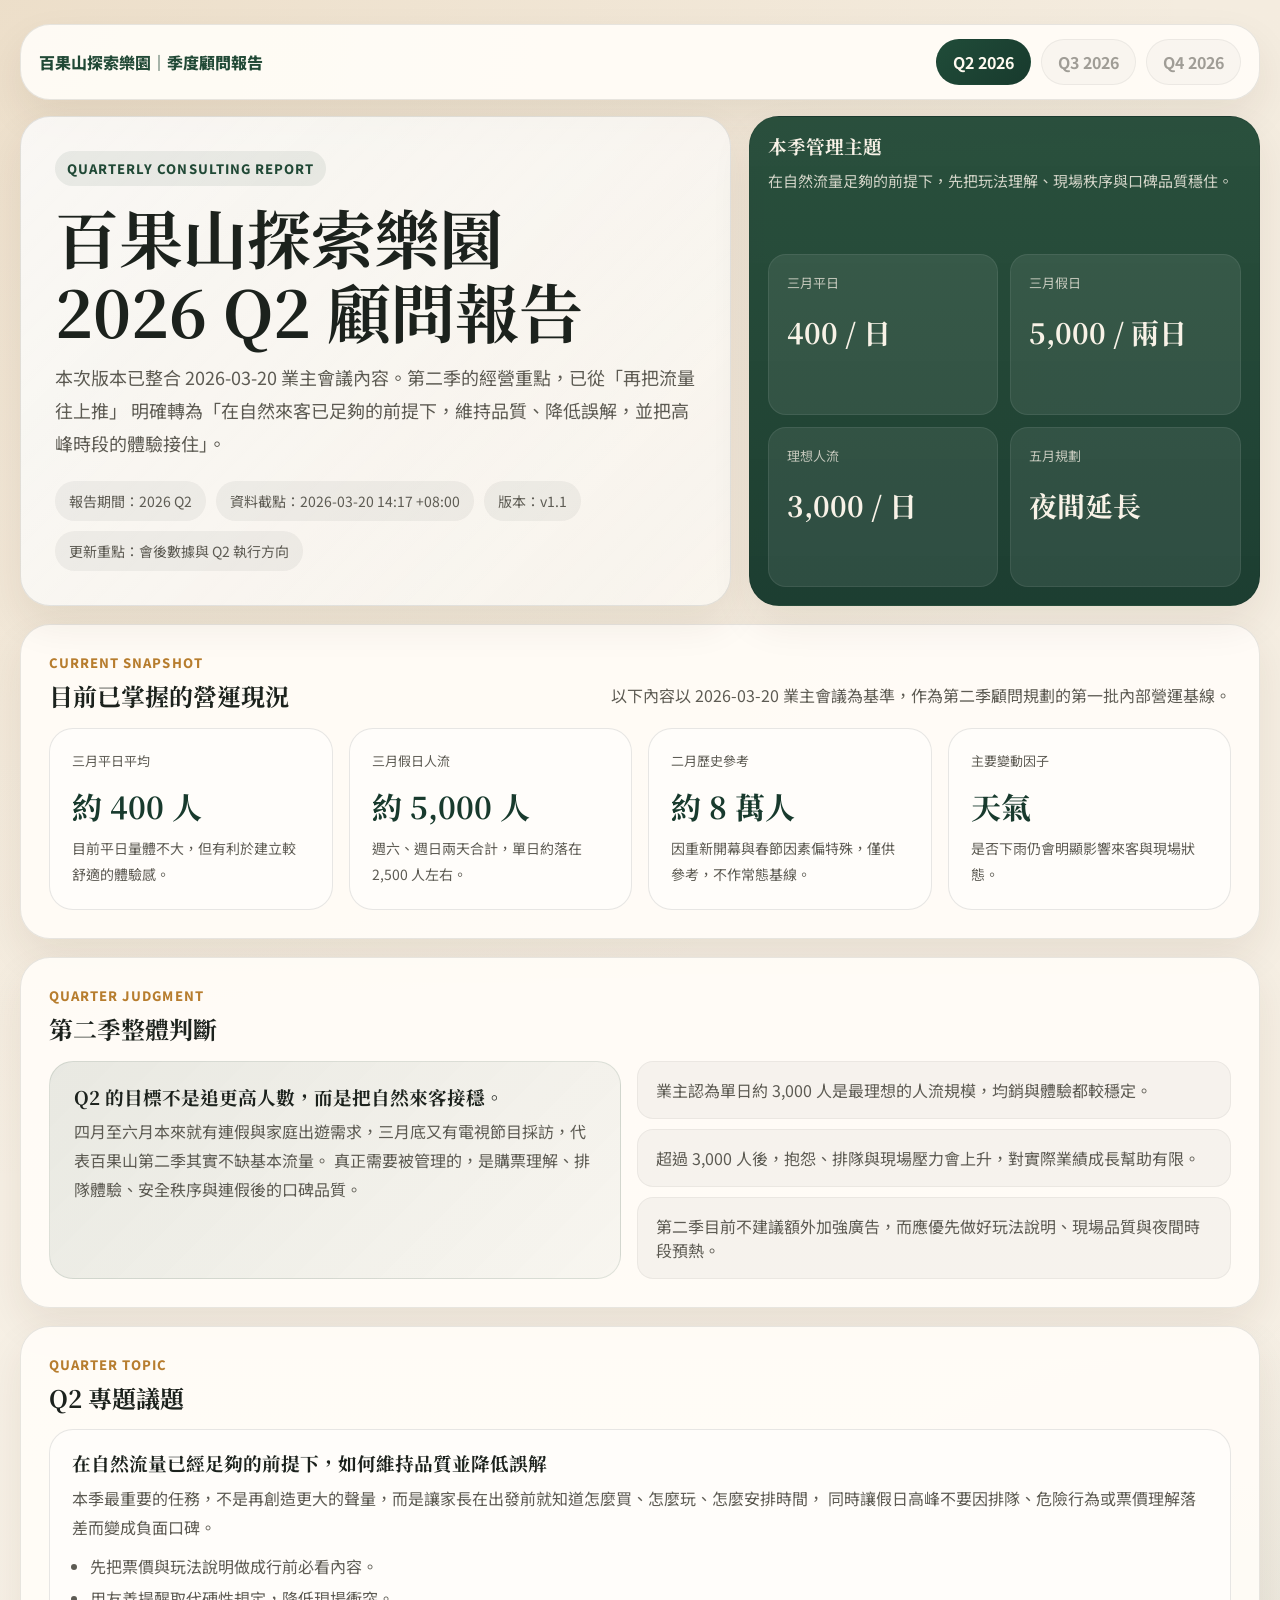
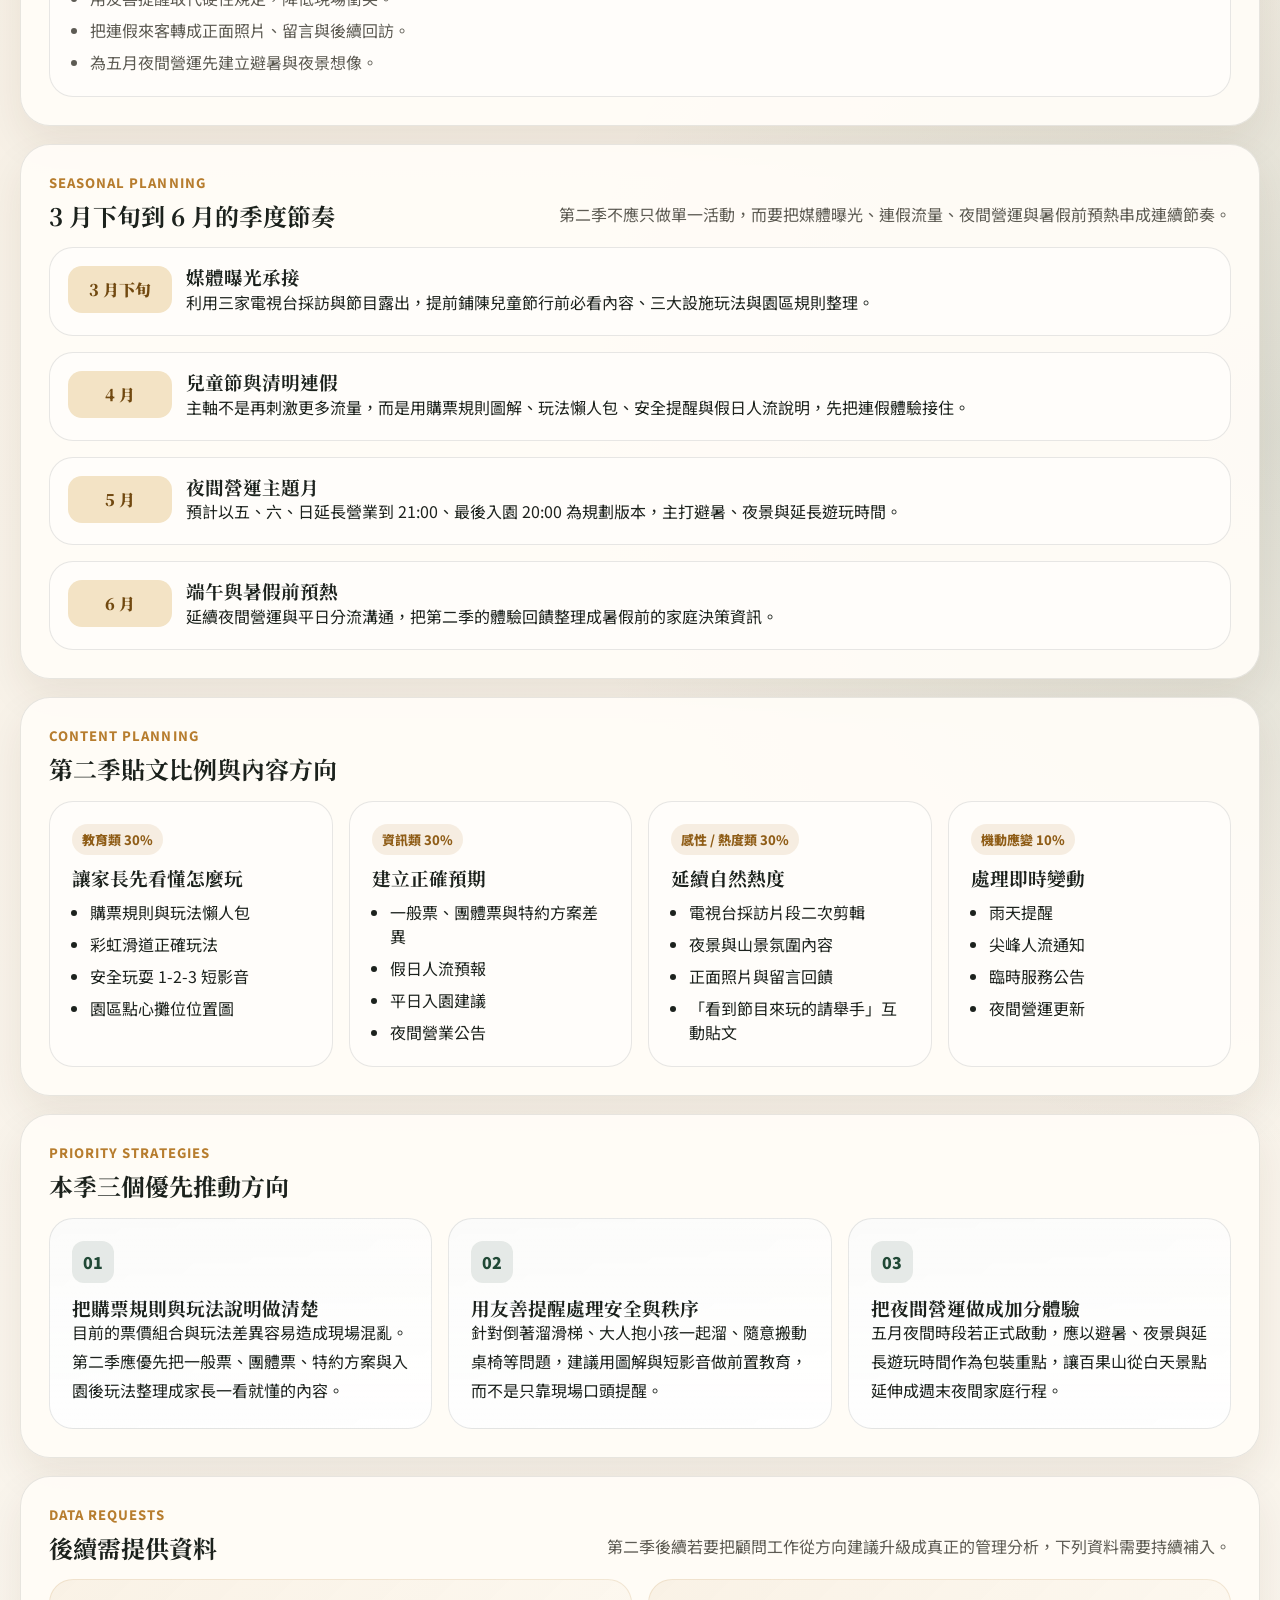
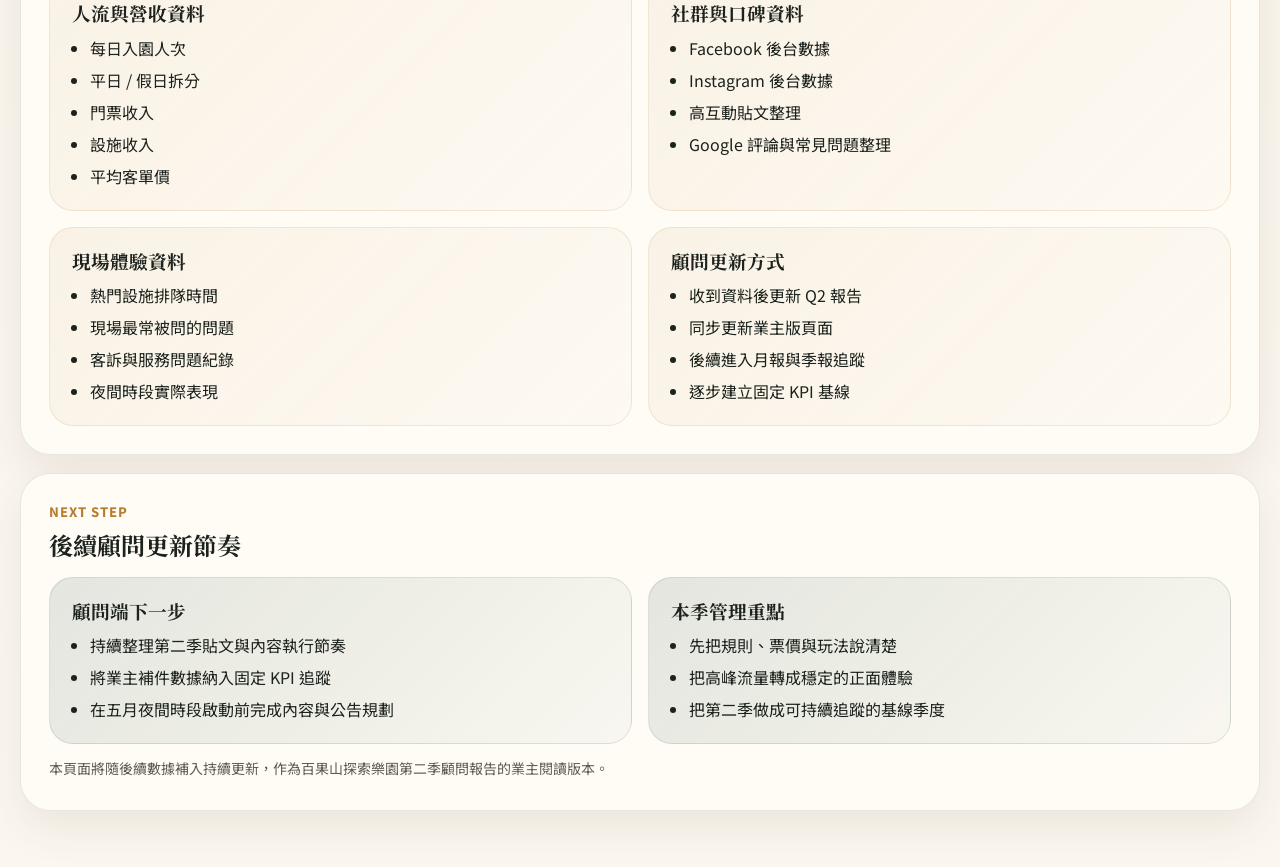
<file: index.html>
<!doctype html>
<html lang="zh-Hant">
<head>
  <meta charset="utf-8">
  <meta name="viewport" content="width=device-width, initial-scale=1">
  <title>百果山探索樂園｜2026 Q2 顧問報告</title>
  <link rel="preconnect" href="https://fonts.googleapis.com">
  <link rel="preconnect" href="https://fonts.gstatic.com" crossorigin>
  <link href="https://fonts.googleapis.com/css2?family=Noto+Serif+TC:wght@500;700;900&family=Noto+Sans+TC:wght@400;500;700;900&display=swap" rel="stylesheet">
  <style>
    :root {
      --bg: #f4ecdf;
      --bg-2: #fbf7f0;
      --ink: #1c221d;
      --muted: #5d5b53;
      --forest: #214936;
      --forest-deep: #183a2d;
      --forest-soft: #dce9e0;
      --gold: #b77d2e;
      --gold-soft: #f3e3c5;
      --card: rgba(255, 252, 247, 0.94);
      --line: rgba(28, 34, 29, 0.1);
      --shadow: 0 18px 40px rgba(58, 42, 17, 0.08);
      --radius-xl: 30px;
      --radius-lg: 24px;
      --radius-md: 18px;
    }

    * { box-sizing: border-box; }

    body {
      margin: 0;
      color: var(--ink);
      font-family: "Noto Sans TC", sans-serif;
      background:
        radial-gradient(circle at top left, rgba(183, 125, 46, 0.12), transparent 28%),
        radial-gradient(circle at right center, rgba(33, 73, 54, 0.12), transparent 30%),
        linear-gradient(180deg, var(--bg) 0%, var(--bg-2) 100%);
    }

    h1, h2, h3, h4 {
      margin: 0;
      line-height: 1.15;
      font-family: "Noto Serif TC", serif;
    }

    p {
      margin: 0;
      line-height: 1.82;
    }

    .page {
      width: min(1240px, calc(100vw - 32px));
      margin: 0 auto;
      padding: 24px 0 56px;
    }

    .panel {
      background: var(--card);
      border: 1px solid var(--line);
      box-shadow: var(--shadow);
      border-radius: var(--radius-xl);
    }

    .topbar {
      display: flex;
      justify-content: space-between;
      align-items: center;
      gap: 12px;
      margin-bottom: 16px;
      padding: 14px 18px;
    }

    .brand {
      font-weight: 800;
      color: var(--forest);
    }

    .quarter-switch {
      display: flex;
      gap: 10px;
      flex-wrap: wrap;
    }

    .quarter-pill {
      padding: 10px 16px;
      border-radius: 999px;
      border: 1px solid var(--line);
      background: rgba(28, 34, 29, 0.04);
      color: var(--muted);
      font-weight: 700;
      text-decoration: none;
    }

    .quarter-pill.active {
      background: linear-gradient(135deg, #204c39, #183a2d);
      color: #fffaf0;
      border-color: transparent;
    }

    .quarter-pill.disabled {
      opacity: 0.58;
      cursor: default;
    }

    .hero {
      display: grid;
      grid-template-columns: 1.28fr 0.92fr;
      gap: 18px;
      margin-bottom: 18px;
    }

    .hero-main {
      padding: 34px;
      background:
        linear-gradient(135deg, rgba(255,255,255,0.82), rgba(255,255,255,0.64)),
        linear-gradient(135deg, rgba(33,73,54,0.08), rgba(183,125,46,0.08));
    }

    .eyebrow {
      display: inline-flex;
      align-items: center;
      gap: 8px;
      margin-bottom: 14px;
      padding: 8px 12px;
      border-radius: 999px;
      background: rgba(33, 73, 54, 0.08);
      color: var(--forest);
      font-size: 13px;
      font-weight: 800;
      letter-spacing: 0.08em;
      text-transform: uppercase;
    }

    .hero h1 {
      font-size: clamp(38px, 5vw, 68px);
      margin-bottom: 14px;
    }

    .hero-intro {
      max-width: 720px;
      font-size: 18px;
      color: var(--muted);
    }

    .hero-meta {
      display: flex;
      flex-wrap: wrap;
      gap: 10px;
      margin-top: 22px;
    }

    .meta-pill {
      padding: 10px 14px;
      border-radius: 999px;
      background: rgba(28, 34, 29, 0.05);
      font-size: 14px;
      color: var(--muted);
    }

    .hero-side {
      display: grid;
      gap: 14px;
      padding: 18px;
      color: #f8f2e7;
      background: linear-gradient(180deg, rgba(33,73,54,0.96), rgba(24,58,45,0.98));
    }

    .hero-side-top p {
      margin-top: 10px;
      color: rgba(248,242,231,0.82);
      font-size: 15px;
    }

    .score-grid {
      display: grid;
      grid-template-columns: repeat(2, 1fr);
      gap: 12px;
    }

    .score-card {
      min-height: 138px;
      padding: 18px;
      border-radius: var(--radius-md);
      background: rgba(255,255,255,0.08);
      border: 1px solid rgba(255,255,255,0.08);
    }

    .score-card span {
      display: block;
      color: rgba(248,242,231,0.74);
      font-size: 13px;
    }

    .score-card strong {
      display: block;
      margin-top: 20px;
      font-size: 28px;
      font-family: "Noto Serif TC", serif;
    }

    .section {
      margin-top: 18px;
      padding: 28px;
    }

    .section-head {
      display: flex;
      justify-content: space-between;
      align-items: end;
      gap: 16px;
      margin-bottom: 18px;
    }

    .section-head p {
      max-width: 700px;
      color: var(--muted);
    }

    .section-kicker {
      margin-bottom: 10px;
      color: var(--gold);
      font-size: 13px;
      font-weight: 800;
      letter-spacing: 0.08em;
      text-transform: uppercase;
    }

    .grid-4, .grid-3, .grid-2, .timeline, .strategy-grid, .data-grid {
      display: grid;
      gap: 16px;
    }

    .grid-4 { grid-template-columns: repeat(4, 1fr); }
    .grid-3 { grid-template-columns: repeat(3, 1fr); }
    .grid-2 { grid-template-columns: repeat(2, 1fr); }
    .strategy-grid { grid-template-columns: repeat(3, 1fr); }
    .data-grid { grid-template-columns: repeat(2, 1fr); }

    .card {
      padding: 22px;
      border-radius: var(--radius-lg);
      background: #fffdfa;
      border: 1px solid var(--line);
    }

    .card h3, .card h4 {
      margin-bottom: 10px;
    }

    .card p, .card li {
      color: var(--muted);
    }

    .metric-card {
      padding: 22px;
      border-radius: var(--radius-lg);
      background: #fffdfa;
      border: 1px solid var(--line);
    }

    .metric-card span {
      display: block;
      color: var(--muted);
      font-size: 13px;
    }

    .metric-card strong {
      display: block;
      margin-top: 14px;
      font-size: 30px;
      font-family: "Noto Serif TC", serif;
      color: var(--forest-deep);
    }

    .metric-card p {
      margin-top: 8px;
      color: var(--muted);
      font-size: 14px;
    }

    .focus-band {
      display: grid;
      grid-template-columns: 1.08fr 1.12fr;
      gap: 16px;
      align-items: stretch;
    }

    .focus-summary {
      padding: 24px;
      border-radius: var(--radius-lg);
      background: linear-gradient(135deg, rgba(33,73,54,0.1), rgba(33,73,54,0.03));
      border: 1px solid rgba(33,73,54,0.12);
    }

    .focus-summary p {
      margin-top: 10px;
      color: var(--muted);
    }

    .mini-list {
      display: grid;
      gap: 10px;
    }

    .mini-item {
      padding: 16px 18px;
      border-radius: 16px;
      background: rgba(28, 34, 29, 0.04);
      color: var(--muted);
      border: 1px solid rgba(28, 34, 29, 0.05);
    }

    .timeline-item {
      display: grid;
      grid-template-columns: 104px 1fr;
      gap: 14px;
      align-items: start;
      padding: 18px;
      border-radius: var(--radius-lg);
      background: #fffdfa;
      border: 1px solid var(--line);
    }

    .timeline-month {
      padding: 12px 10px;
      border-radius: 14px;
      background: var(--gold-soft);
      color: #714910;
      text-align: center;
      font-weight: 900;
      font-family: "Noto Serif TC", serif;
    }

    .strategy-card {
      padding: 22px;
      border-radius: var(--radius-lg);
      background:
        linear-gradient(180deg, rgba(255,255,255,0.84), rgba(255,255,255,0.98)),
        linear-gradient(135deg, rgba(33,73,54,0.12), rgba(183,125,46,0.08));
      border: 1px solid var(--line);
    }

    .strategy-no {
      display: inline-flex;
      width: 42px;
      height: 42px;
      align-items: center;
      justify-content: center;
      border-radius: 12px;
      background: rgba(33,73,54,0.1);
      color: var(--forest);
      font-weight: 900;
      margin-bottom: 14px;
    }

    .bullet-list {
      margin: 12px 0 0;
      padding-left: 18px;
    }

    .bullet-list li + li {
      margin-top: 8px;
    }

    .ratio-card {
      padding: 22px;
      border-radius: var(--radius-lg);
      background: #fffdfa;
      border: 1px solid var(--line);
    }

    .ratio-badge {
      display: inline-flex;
      margin-bottom: 12px;
      padding: 6px 10px;
      border-radius: 999px;
      background: rgba(183, 125, 46, 0.12);
      color: #8f5d17;
      font-size: 13px;
      font-weight: 800;
    }

    .data-request {
      padding: 22px;
      border-radius: var(--radius-lg);
      background: linear-gradient(135deg, rgba(183,125,46,0.08), rgba(183,125,46,0.02));
      border: 1px solid rgba(183,125,46,0.15);
    }

    .next-step {
      padding: 22px;
      border-radius: var(--radius-lg);
      background: linear-gradient(135deg, rgba(33,73,54,0.12), rgba(33,73,54,0.03));
      border: 1px solid rgba(33,73,54,0.12);
    }

    .footer-note {
      margin-top: 12px;
      color: var(--muted);
      font-size: 14px;
    }

    @media (max-width: 980px) {
      .hero,
      .focus-band,
      .grid-4,
      .grid-3,
      .grid-2,
      .strategy-grid,
      .data-grid {
        grid-template-columns: 1fr;
      }

      .section-head,
      .topbar {
        display: block;
      }

      .quarter-switch {
        margin-top: 12px;
      }
    }
  </style>
</head>
<body>
  <div class="page">
    <div class="topbar panel">
      <div class="brand">百果山探索樂園｜季度顧問報告</div>
      <div class="quarter-switch">
        <a class="quarter-pill active" href="#">Q2 2026</a>
        <span class="quarter-pill disabled">Q3 2026</span>
        <span class="quarter-pill disabled">Q4 2026</span>
      </div>
    </div>

    <header class="hero">
      <section class="hero-main panel">
        <div class="eyebrow">Quarterly Consulting Report</div>
        <h1>百果山探索樂園<br>2026 Q2 顧問報告</h1>
        <p class="hero-intro">
          本次版本已整合 2026-03-20 業主會議內容。第二季的經營重點，已從「再把流量往上推」
          明確轉為「在自然來客已足夠的前提下，維持品質、降低誤解，並把高峰時段的體驗接住」。
        </p>
        <div class="hero-meta">
          <div class="meta-pill">報告期間：2026 Q2</div>
          <div class="meta-pill">資料截點：2026-03-20 14:17 +08:00</div>
          <div class="meta-pill">版本：v1.1</div>
          <div class="meta-pill">更新重點：會後數據與 Q2 執行方向</div>
        </div>
      </section>

      <aside class="hero-side panel">
        <div class="hero-side-top">
          <h3>本季管理主題</h3>
          <p>在自然流量足夠的前提下，先把玩法理解、現場秩序與口碑品質穩住。</p>
        </div>
        <div class="score-grid">
          <div class="score-card">
            <span>三月平日</span>
            <strong>400 / 日</strong>
          </div>
          <div class="score-card">
            <span>三月假日</span>
            <strong>5,000 / 兩日</strong>
          </div>
          <div class="score-card">
            <span>理想人流</span>
            <strong>3,000 / 日</strong>
          </div>
          <div class="score-card">
            <span>五月規劃</span>
            <strong>夜間延長</strong>
          </div>
        </div>
      </aside>
    </header>

    <section class="section panel">
      <div class="section-head">
        <div>
          <div class="section-kicker">Current Snapshot</div>
          <h2>目前已掌握的營運現況</h2>
        </div>
        <p>以下內容以 2026-03-20 業主會議為基準，作為第二季顧問規劃的第一批內部營運基線。</p>
      </div>
      <div class="grid-4">
        <article class="metric-card">
          <span>三月平日平均</span>
          <strong>約 400 人</strong>
          <p>目前平日量體不大，但有利於建立較舒適的體驗感。</p>
        </article>
        <article class="metric-card">
          <span>三月假日人流</span>
          <strong>約 5,000 人</strong>
          <p>週六、週日兩天合計，單日約落在 2,500 人左右。</p>
        </article>
        <article class="metric-card">
          <span>二月歷史參考</span>
          <strong>約 8 萬人</strong>
          <p>因重新開幕與春節因素偏特殊，僅供參考，不作常態基線。</p>
        </article>
        <article class="metric-card">
          <span>主要變動因子</span>
          <strong>天氣</strong>
          <p>是否下雨仍會明顯影響來客與現場狀態。</p>
        </article>
      </div>
    </section>

    <section class="section panel">
      <div class="section-head">
        <div>
          <div class="section-kicker">Quarter Judgment</div>
          <h2>第二季整體判斷</h2>
        </div>
      </div>
      <div class="focus-band">
        <div class="focus-summary">
          <h3>Q2 的目標不是追更高人數，而是把自然來客接穩。</h3>
          <p>
            四月至六月本來就有連假與家庭出遊需求，三月底又有電視節目採訪，代表百果山第二季其實不缺基本流量。
            真正需要被管理的，是購票理解、排隊體驗、安全秩序與連假後的口碑品質。
          </p>
        </div>
        <div class="mini-list">
          <div class="mini-item">業主認為單日約 3,000 人是最理想的人流規模，均銷與體驗都較穩定。</div>
          <div class="mini-item">超過 3,000 人後，抱怨、排隊與現場壓力會上升，對實際業績成長幫助有限。</div>
          <div class="mini-item">第二季目前不建議額外加強廣告，而應優先做好玩法說明、現場品質與夜間時段預熱。</div>
        </div>
      </div>
    </section>

    <section class="section panel">
      <div class="section-head">
        <div>
          <div class="section-kicker">Quarter Topic</div>
          <h2>Q2 專題議題</h2>
        </div>
      </div>
      <div class="card">
        <h3>在自然流量已經足夠的前提下，如何維持品質並降低誤解</h3>
        <p>
          本季最重要的任務，不是再創造更大的聲量，而是讓家長在出發前就知道怎麼買、怎麼玩、怎麼安排時間，
          同時讓假日高峰不要因排隊、危險行為或票價理解落差而變成負面口碑。
        </p>
        <ul class="bullet-list">
          <li>先把票價與玩法說明做成行前必看內容。</li>
          <li>用友善提醒取代硬性規定，降低現場衝突。</li>
          <li>把連假來客轉成正面照片、留言與後續回訪。</li>
          <li>為五月夜間營運先建立避暑與夜景想像。</li>
        </ul>
      </div>
    </section>

    <section class="section panel">
      <div class="section-head">
        <div>
          <div class="section-kicker">Seasonal Planning</div>
          <h2>3 月下旬到 6 月的季度節奏</h2>
        </div>
        <p>第二季不應只做單一活動，而要把媒體曝光、連假流量、夜間營運與暑假前預熱串成連續節奏。</p>
      </div>
      <div class="timeline">
        <article class="timeline-item">
          <div class="timeline-month">3 月下旬</div>
          <div>
            <h3>媒體曝光承接</h3>
            <p>利用三家電視台採訪與節目露出，提前鋪陳兒童節行前必看內容、三大設施玩法與園區規則整理。</p>
          </div>
        </article>
        <article class="timeline-item">
          <div class="timeline-month">4 月</div>
          <div>
            <h3>兒童節與清明連假</h3>
            <p>主軸不是再刺激更多流量，而是用購票規則圖解、玩法懶人包、安全提醒與假日人流說明，先把連假體驗接住。</p>
          </div>
        </article>
        <article class="timeline-item">
          <div class="timeline-month">5 月</div>
          <div>
            <h3>夜間營運主題月</h3>
            <p>預計以五、六、日延長營業到 21:00、最後入園 20:00 為規劃版本，主打避暑、夜景與延長遊玩時間。</p>
          </div>
        </article>
        <article class="timeline-item">
          <div class="timeline-month">6 月</div>
          <div>
            <h3>端午與暑假前預熱</h3>
            <p>延續夜間營運與平日分流溝通，把第二季的體驗回饋整理成暑假前的家庭決策資訊。</p>
          </div>
        </article>
      </div>
    </section>

    <section class="section panel">
      <div class="section-head">
        <div>
          <div class="section-kicker">Content Planning</div>
          <h2>第二季貼文比例與內容方向</h2>
        </div>
      </div>
      <div class="grid-4">
        <article class="ratio-card">
          <div class="ratio-badge">教育類 30%</div>
          <h3>讓家長先看懂怎麼玩</h3>
          <ul class="bullet-list">
            <li>購票規則與玩法懶人包</li>
            <li>彩虹滑道正確玩法</li>
            <li>安全玩耍 1-2-3 短影音</li>
            <li>園區點心攤位位置圖</li>
          </ul>
        </article>
        <article class="ratio-card">
          <div class="ratio-badge">資訊類 30%</div>
          <h3>建立正確預期</h3>
          <ul class="bullet-list">
            <li>一般票、團體票與特約方案差異</li>
            <li>假日人流預報</li>
            <li>平日入園建議</li>
            <li>夜間營業公告</li>
          </ul>
        </article>
        <article class="ratio-card">
          <div class="ratio-badge">感性 / 熱度類 30%</div>
          <h3>延續自然熱度</h3>
          <ul class="bullet-list">
            <li>電視台採訪片段二次剪輯</li>
            <li>夜景與山景氛圍內容</li>
            <li>正面照片與留言回饋</li>
            <li>「看到節目來玩的請舉手」互動貼文</li>
          </ul>
        </article>
        <article class="ratio-card">
          <div class="ratio-badge">機動應變 10%</div>
          <h3>處理即時變動</h3>
          <ul class="bullet-list">
            <li>雨天提醒</li>
            <li>尖峰人流通知</li>
            <li>臨時服務公告</li>
            <li>夜間營運更新</li>
          </ul>
        </article>
      </div>
    </section>

    <section class="section panel">
      <div class="section-head">
        <div>
          <div class="section-kicker">Priority Strategies</div>
          <h2>本季三個優先推動方向</h2>
        </div>
      </div>
      <div class="strategy-grid">
        <article class="strategy-card">
          <div class="strategy-no">01</div>
          <h3>把購票規則與玩法說明做清楚</h3>
          <p>目前的票價組合與玩法差異容易造成現場混亂。第二季應優先把一般票、團體票、特約方案與入園後玩法整理成家長一看就懂的內容。</p>
        </article>
        <article class="strategy-card">
          <div class="strategy-no">02</div>
          <h3>用友善提醒處理安全與秩序</h3>
          <p>針對倒著溜滑梯、大人抱小孩一起溜、隨意搬動桌椅等問題，建議用圖解與短影音做前置教育，而不是只靠現場口頭提醒。</p>
        </article>
        <article class="strategy-card">
          <div class="strategy-no">03</div>
          <h3>把夜間營運做成加分體驗</h3>
          <p>五月夜間時段若正式啟動，應以避暑、夜景與延長遊玩時間作為包裝重點，讓百果山從白天景點延伸成週末夜間家庭行程。</p>
        </article>
      </div>
    </section>

    <section class="section panel">
      <div class="section-head">
        <div>
          <div class="section-kicker">Data Requests</div>
          <h2>後續需提供資料</h2>
        </div>
        <p>第二季後續若要把顧問工作從方向建議升級成真正的管理分析，下列資料需要持續補入。</p>
      </div>
      <div class="data-grid">
        <article class="data-request">
          <h3>人流與營收資料</h3>
          <ul class="bullet-list">
            <li>每日入園人次</li>
            <li>平日 / 假日拆分</li>
            <li>門票收入</li>
            <li>設施收入</li>
            <li>平均客單價</li>
          </ul>
        </article>
        <article class="data-request">
          <h3>社群與口碑資料</h3>
          <ul class="bullet-list">
            <li>Facebook 後台數據</li>
            <li>Instagram 後台數據</li>
            <li>高互動貼文整理</li>
            <li>Google 評論與常見問題整理</li>
          </ul>
        </article>
        <article class="data-request">
          <h3>現場體驗資料</h3>
          <ul class="bullet-list">
            <li>熱門設施排隊時間</li>
            <li>現場最常被問的問題</li>
            <li>客訴與服務問題紀錄</li>
            <li>夜間時段實際表現</li>
          </ul>
        </article>
        <article class="data-request">
          <h3>顧問更新方式</h3>
          <ul class="bullet-list">
            <li>收到資料後更新 Q2 報告</li>
            <li>同步更新業主版頁面</li>
            <li>後續進入月報與季報追蹤</li>
            <li>逐步建立固定 KPI 基線</li>
          </ul>
        </article>
      </div>
    </section>

    <section class="section panel">
      <div class="section-head">
        <div>
          <div class="section-kicker">Next Step</div>
          <h2>後續顧問更新節奏</h2>
        </div>
      </div>
      <div class="grid-2">
        <article class="next-step">
          <h3>顧問端下一步</h3>
          <ul class="bullet-list">
            <li>持續整理第二季貼文與內容執行節奏</li>
            <li>將業主補件數據納入固定 KPI 追蹤</li>
            <li>在五月夜間時段啟動前完成內容與公告規劃</li>
          </ul>
        </article>
        <article class="next-step">
          <h3>本季管理重點</h3>
          <ul class="bullet-list">
            <li>先把規則、票價與玩法說清楚</li>
            <li>把高峰流量轉成穩定的正面體驗</li>
            <li>把第二季做成可持續追蹤的基線季度</li>
          </ul>
        </article>
      </div>
      <p class="footer-note">本頁面將隨後續數據補入持續更新，作為百果山探索樂園第二季顧問報告的業主閱讀版本。</p>
    </section>
  </div>
</body>
</html>
</file>
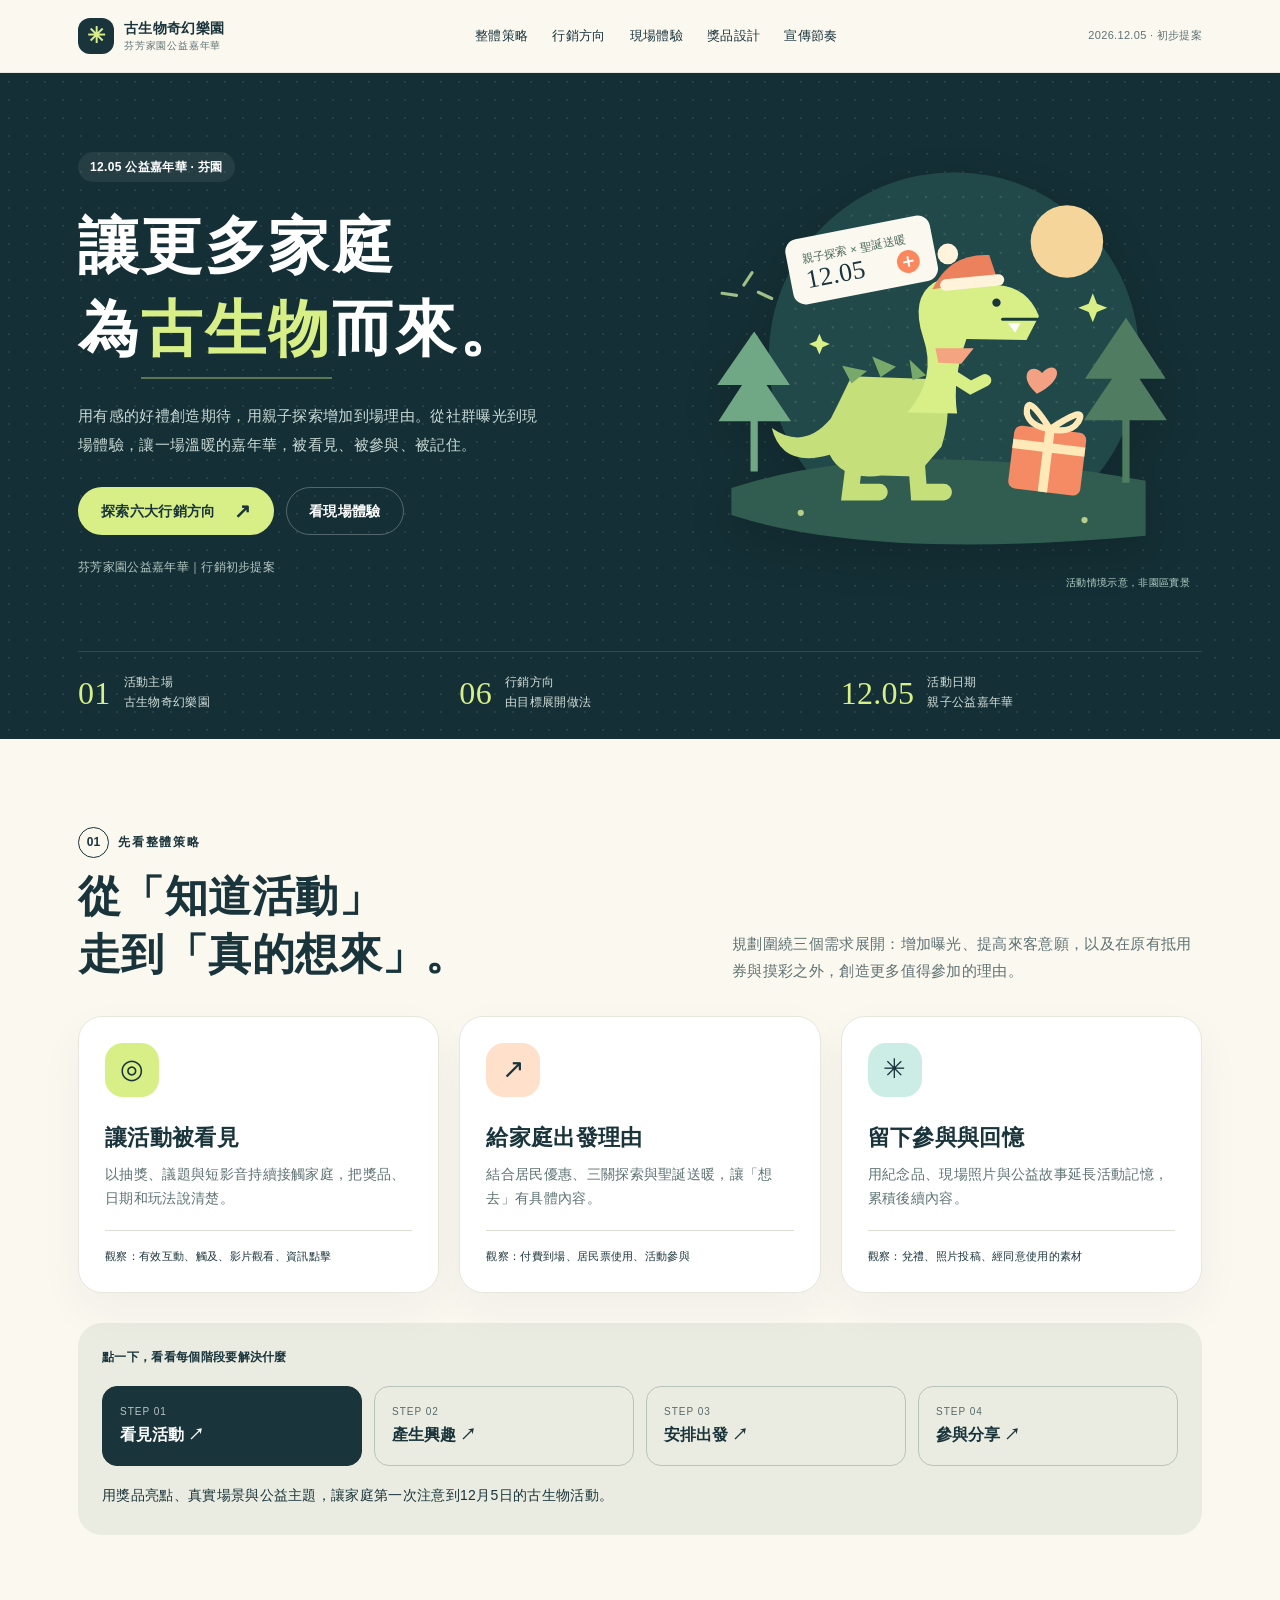
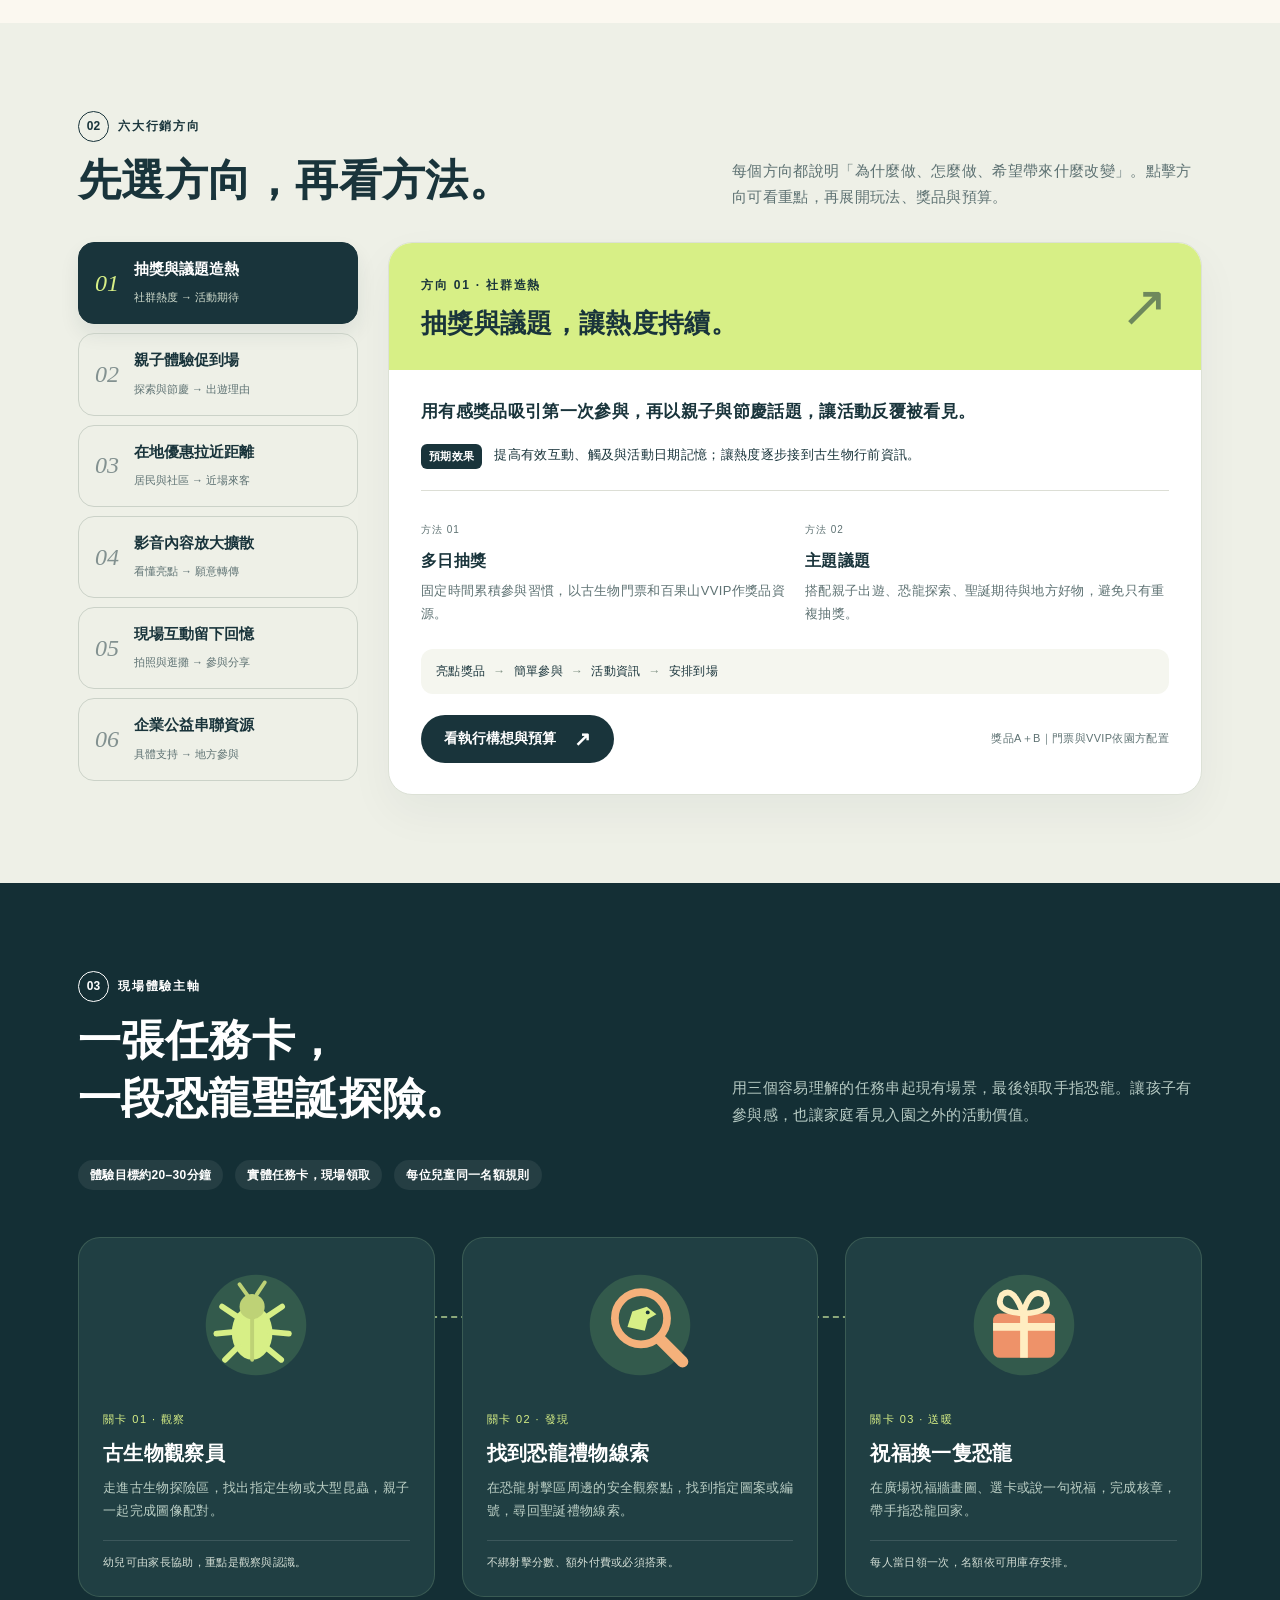
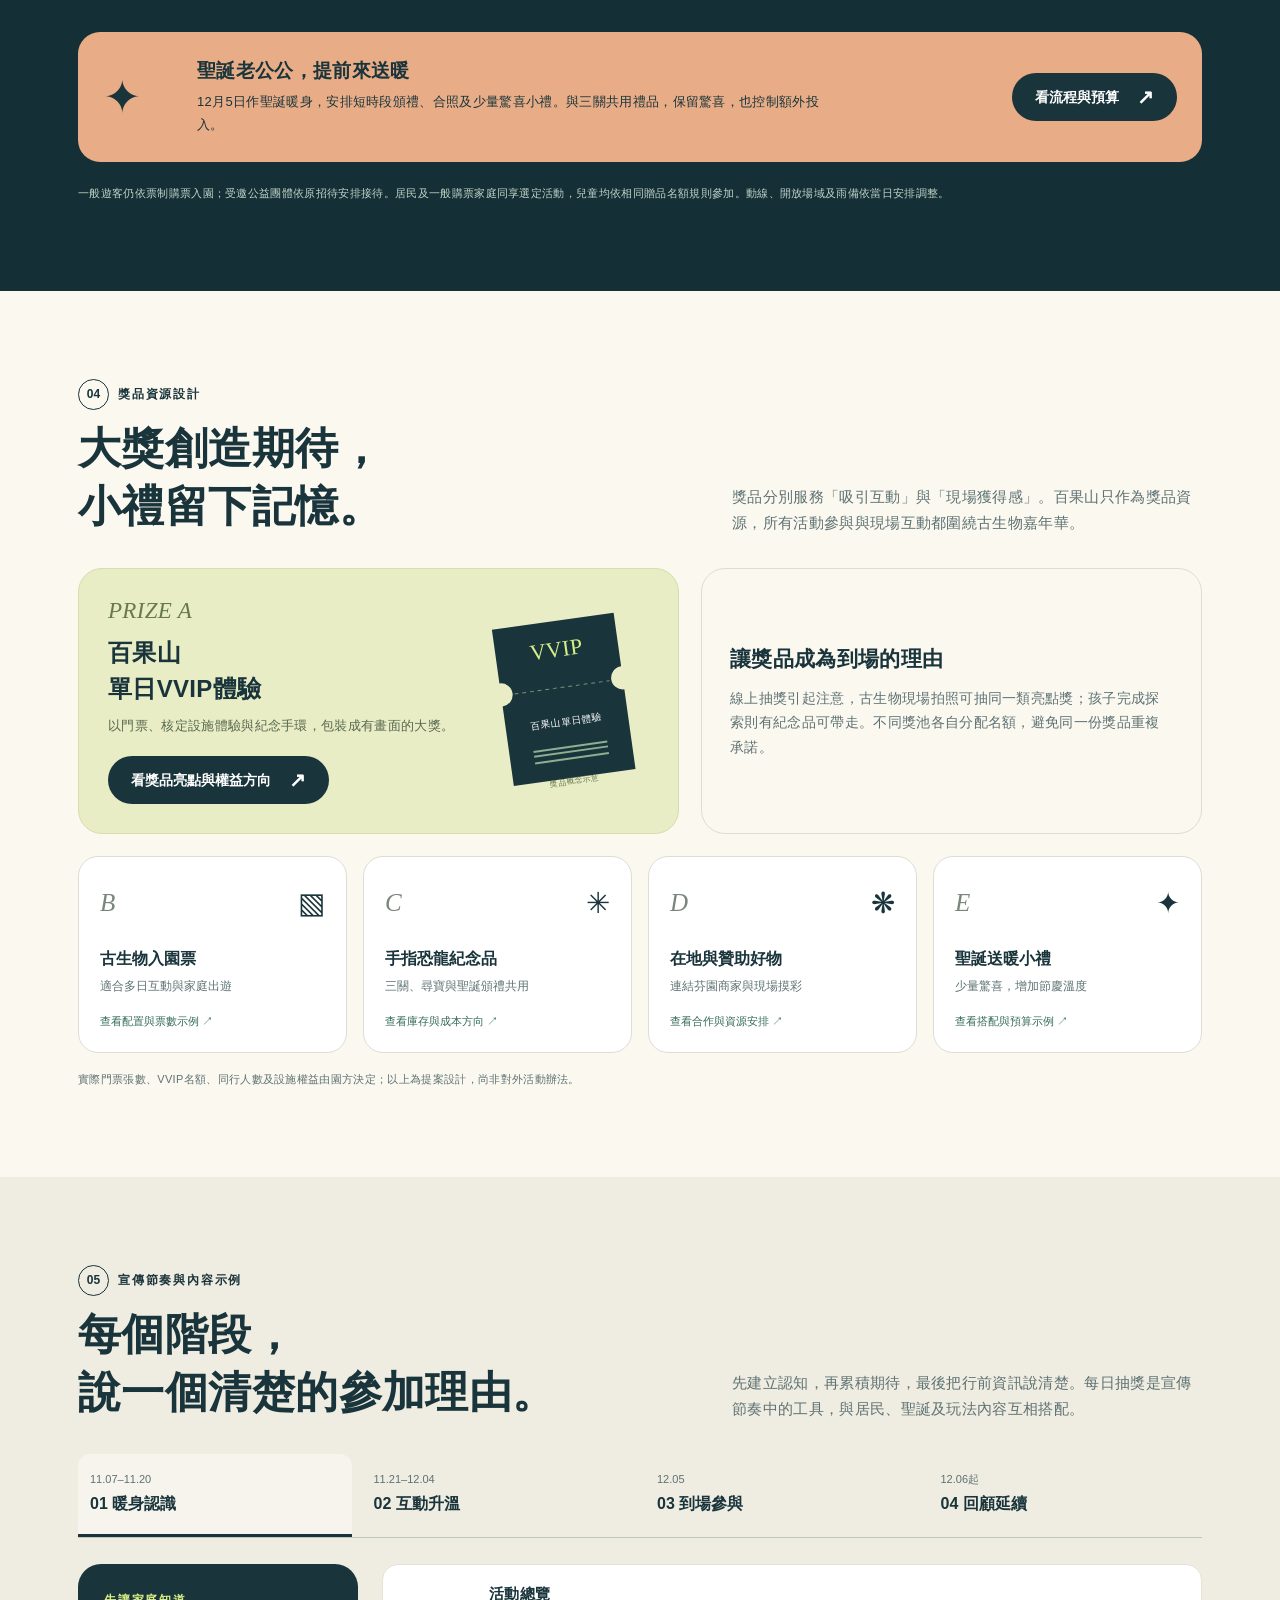
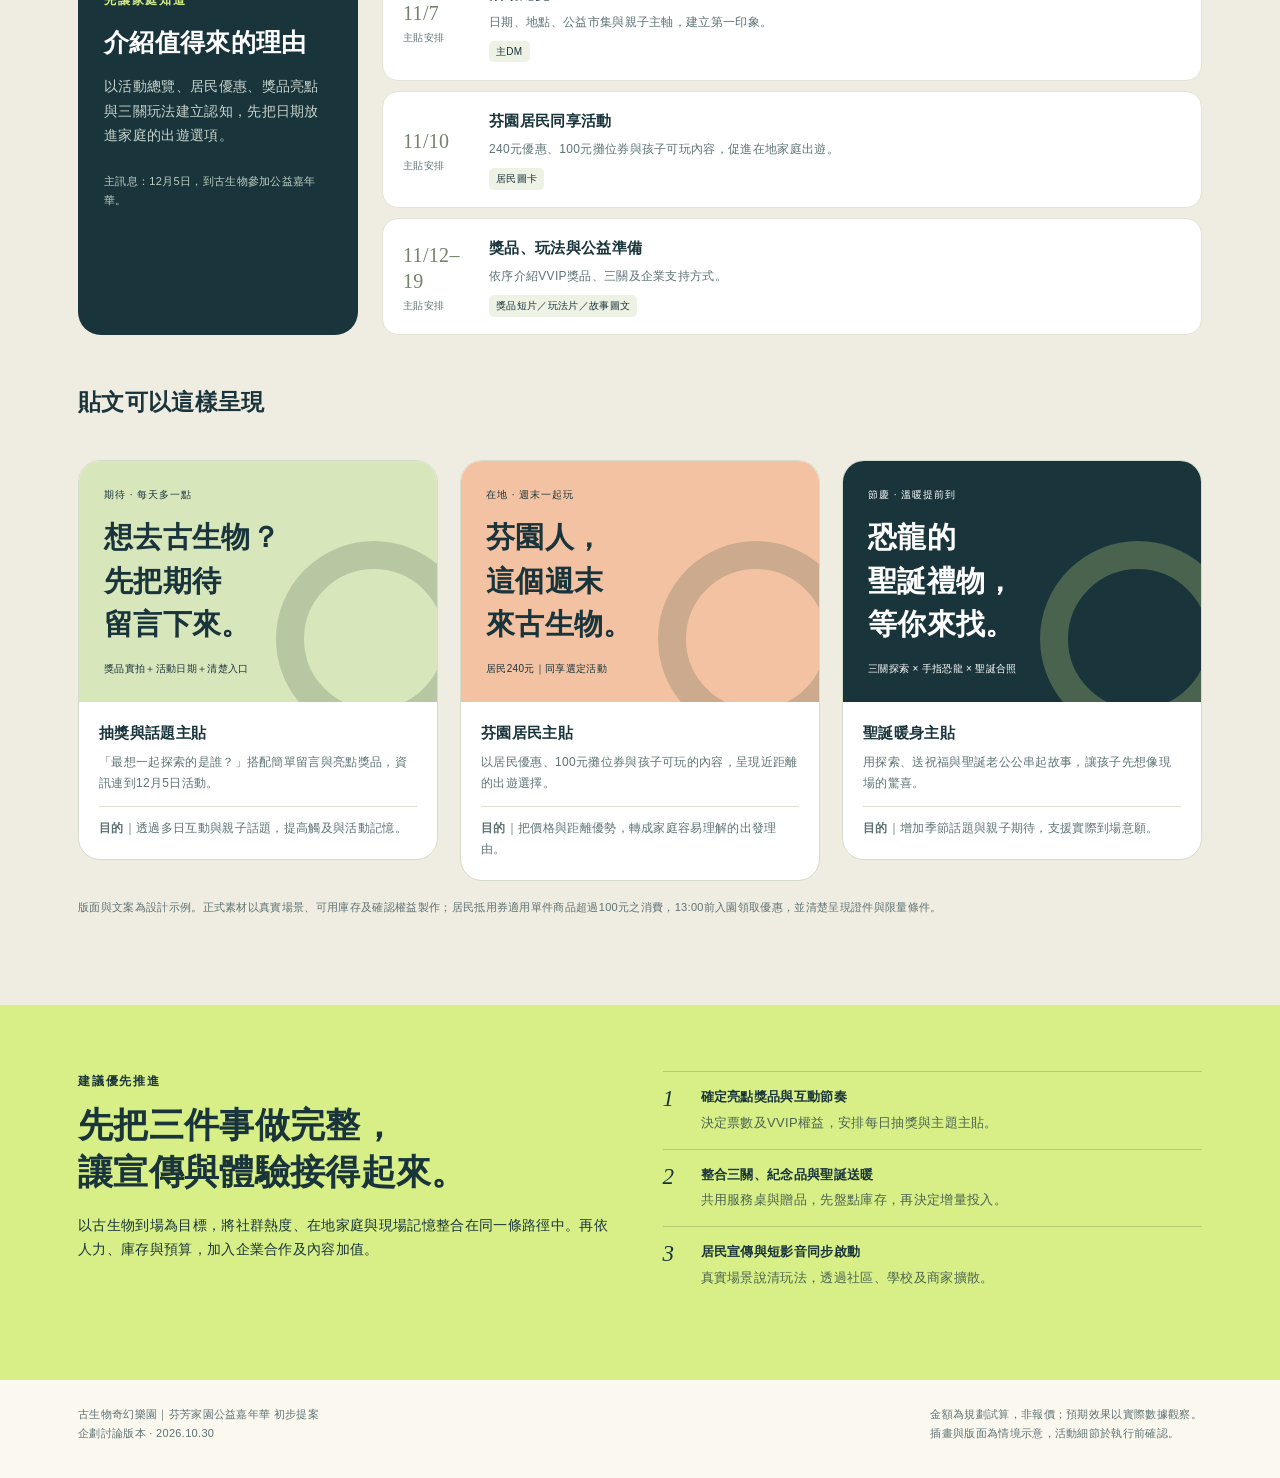
<file: fenfang-2026/index.html>
<!doctype html>
<html lang="zh-Hant">
<head>
<meta charset="utf-8"><meta name="viewport" content="width=device-width,initial-scale=1,viewport-fit=cover">
<meta name="theme-color" content="#142f35"><meta name="robots" content="noindex,nofollow">
<meta name="description" content="芬芳家園公益嘉年華初步提案：從曝光、互動到親子到場，以六個行銷方向串起古生物的活動體驗。">
<title>芬芳家園公益嘉年華｜初步提案</title>
<style>
:root{--ink:#19343b;--deep:#142f35;--paper:#fbf8f0;--line:#dcded5;--green:#d7ef86;--orange:#fa875e;--teal:#75cbb7;--muted:#5e7273;--white:#fff;--shadow:0 18px 45px #19343b0c;--round:24px}
*{box-sizing:border-box}html{scroll-behavior:smooth;scroll-padding-top:86px}body{margin:0;background:var(--paper);color:var(--ink);font-family:"Noto Sans TC","Microsoft JhengHei",sans-serif;line-height:1.75;letter-spacing:.02em}button,a{-webkit-tap-highlight-color:transparent}button{font:inherit;cursor:pointer}a{color:inherit;text-decoration:none}button:focus-visible,a:focus-visible{outline:3px solid #e56d31;outline-offset:5px}button{color:inherit}svg{max-width:100%;display:block}h1,h2,h3,p{margin:0}h1,h2{font-family:"Noto Serif TC","PMingLiU",serif;line-height:1.35}h3{line-height:1.5}p{overflow-wrap:anywhere}.shell{max-width:1180px;margin:auto;padding:0 28px}.eyebrow{font-size:12px;font-weight:800;letter-spacing:.15em;text-transform:uppercase}.muted{color:var(--muted)}.section{padding:88px 0;scroll-margin-top:80px}.section-head{display:flex;align-items:flex-end;justify-content:space-between;gap:30px;margin-bottom:32px}.section-head h2{font-size:clamp(29px,3.8vw,43px);margin-top:10px;letter-spacing:.01em}.section-head p{max-width:470px;font-size:15px}.section-no{display:inline-grid;place-items:center;width:31px;height:31px;border:1px solid currentColor;border-radius:50%;margin-right:9px;font-size:12px;letter-spacing:0}.pill{display:inline-flex;align-items:center;gap:7px;padding:5px 12px;border-radius:99px;font-size:12px;font-weight:700;background:#ffffff12;line-height:1.7}.btn{display:inline-flex;min-height:48px;align-items:center;justify-content:center;gap:18px;border-radius:99px;padding:10px 22px;border:1px solid transparent;font-weight:700;font-size:14px;background:var(--ink);color:white}.btn.light{background:var(--green);color:var(--ink)}.btn.line{background:transparent;border-color:#b6c3bb;color:var(--ink)}.arrow{font-size:20px;line-height:1}.topbar{position:sticky;top:0;background:#fbf8f0f5;z-index:20;border-bottom:1px solid #19343b15;backdrop-filter:blur(12px)}.topbar .shell{min-height:72px;display:flex;justify-content:space-between;align-items:center;gap:16px}.brand{display:flex;align-items:center;gap:10px;font-size:14px;font-weight:800;line-height:1.4}.brand-mark{background:var(--ink);color:var(--green);width:36px;height:36px;border-radius:12px;display:grid;place-items:center;font-size:22px}.brand small{display:block;font-size:10px;color:var(--muted);font-weight:500;letter-spacing:.08em}.topbar nav{display:flex;gap:24px;font-size:13px}.topbar nav a{display:flex;align-items:center;min-height:44px}.top-label{font-size:11px;color:var(--muted)}.hero{background:var(--deep);color:#fff;position:relative;overflow:hidden}.hero::before{content:"";position:absolute;inset:0;opacity:.08;background-image:radial-gradient(#fff 1px,transparent 1px);background-size:18px 18px;pointer-events:none}.hero-grid{position:relative;display:grid;grid-template-columns:1.05fr 1fr;align-items:center;gap:20px;padding-top:66px;padding-bottom:60px}.hero h1{font-size:clamp(38px,4.8vw,62px);margin:23px 0;letter-spacing:.04em}.hero h1 em{color:var(--green);font-style:normal;display:inline-block;border-bottom:2px solid #d7ef8660;padding-bottom:6px}.hero .intro{max-width:470px;color:#cadbd6;font-size:15px;line-height:1.9}.hero-actions{display:flex;gap:12px;flex-wrap:wrap;margin-top:28px}.hero-sub{font-size:12px;color:#b5c9c3;margin-top:22px}.hero-art{position:relative}.hero-art svg{width:100%;height:auto;filter:drop-shadow(0 15px 20px #0002)}.art-caption{text-align:right;font-size:10px;color:#b9d5ca;margin:0 12px 0 0}.hero-facts{position:relative;display:grid;grid-template-columns:repeat(3,1fr);border-top:1px solid #ffffff20;padding:21px 0 27px;gap:20px}.hero-facts div{display:flex;gap:13px;align-items:center}.hero-facts b{color:var(--green);font-family:Georgia,serif;font-size:32px;font-weight:400;line-height:1}.hero-facts span{font-size:12px;color:#d4dfda;line-height:1.6}.objective-grid{display:grid;grid-template-columns:repeat(3,1fr);gap:20px}.objective{background:white;border:1px solid #e7e7dd;border-radius:var(--round);padding:26px;box-shadow:var(--shadow);position:relative;overflow:hidden}.objective .symbol{display:grid;place-items:center;width:54px;height:54px;font-size:27px;border-radius:18px;background:var(--green);margin-bottom:24px}.objective:nth-child(2) .symbol{background:#ffe0cb}.objective:nth-child(3) .symbol{background:#ccece6}.objective h3{font-size:22px;margin-bottom:8px}.objective p{font-size:14px;color:var(--muted)}.objective small{display:block;font-size:11px;border-top:1px solid var(--line);padding-top:16px;margin-top:19px}.journey{margin-top:30px;background:#eaece1;border-radius:var(--round);padding:24px}.journey-label{font-size:12px;font-weight:700;margin-bottom:18px}.journey-line{display:grid;grid-template-columns:repeat(4,1fr);gap:12px}.journey button{border:1px solid #b9c4b8;background:transparent;border-radius:15px;text-align:left;padding:14px 17px;min-height:80px;position:relative;transition:background .2s}.journey button[aria-pressed="true"]{background:var(--ink);color:#fff;border-color:var(--ink)}.journey button small{display:block;font-size:10px;letter-spacing:.1em;opacity:.7}.journey button strong{font-size:16px}.journey .stage-caption{font-size:14px;min-height:28px;margin-top:17px}.strategy-section{background:#eef0e7}.strategy-layout{display:grid;grid-template-columns:280px 1fr;gap:30px;align-items:start}.strategy-tabs{display:grid;gap:9px}.strategy-tab{min-height:74px;background:transparent;border:1px solid #cbd2c8;text-align:left;border-radius:16px;padding:13px 16px;display:flex;align-items:center;gap:15px;transition:all .2s}.strategy-tab .num{font:italic 24px Georgia,serif;opacity:.5}.strategy-tab strong{display:block;font-size:15px}.strategy-tab small{font-size:11px;color:var(--muted)}.strategy-tab[aria-selected="true"]{background:var(--ink);border-color:var(--ink);color:white;box-shadow:0 10px 20px #19343b15}.strategy-tab[aria-selected="true"] small{color:#d3decf}.strategy-tab[aria-selected="true"] .num{color:var(--green);opacity:1}.strategy-tab:hover{transform:translateX(3px)}.strategy-panel{background:white;border-radius:var(--round);border:1px solid #dce1d6;overflow:hidden;box-shadow:var(--shadow)}.strategy-banner{padding:27px 32px;background:var(--green);display:flex;align-items:center;justify-content:space-between;gap:20px}.strategy-banner h3{font-size:26px;margin-top:6px}.strategy-banner .big-icon{font-size:58px;font-family:Georgia,serif;line-height:1;opacity:.55}.strategy-body{padding:27px 32px 31px}.strategy-intent{font-size:17px;font-weight:600}.effect{display:flex;gap:12px;align-items:flex-start;padding:17px 0 21px;border-bottom:1px solid var(--line);font-size:13px}.effect b{flex-shrink:0;font-size:11px;background:var(--ink);color:white;border-radius:6px;padding:3px 8px}.method-grid{display:grid;grid-template-columns:1fr 1fr;gap:20px;margin:23px 0}.method-grid span{font-size:10px;color:var(--muted);letter-spacing:.1em}.method-grid h4{font-size:16px;margin:5px 0}.method-grid p{font-size:13px;color:var(--muted)}.path{display:flex;align-items:center;gap:8px;background:#f5f6ef;padding:12px 15px;border-radius:12px;font-size:12px;margin-bottom:21px}.path i{font-style:normal;color:#809184}.panel-foot{display:flex;align-items:center;justify-content:space-between;gap:15px}.panel-foot small{font-size:11px;color:var(--muted)}.experience{background:var(--deep);color:white;overflow:hidden}.experience .section-head p{color:#b7cbc4}.event-label{display:flex;align-items:center;gap:12px;flex-wrap:wrap;margin-bottom:25px}.event-label .pill{background:#ffffff12}.quest-map{position:relative;display:grid;grid-template-columns:repeat(3,1fr);gap:27px;padding:22px 0}.quest-map::before{content:"";position:absolute;top:101px;left:10%;right:10%;border-top:2px dashed #8ba77a}.quest{position:relative;background:#203f43;border:1px solid #63866f66;border-radius:22px;padding:24px}.quest .quest-art{height:125px;display:grid;place-items:center;margin-bottom:17px}.quest .quest-art svg{width:116px;height:116px}.quest .quest-no{font-size:11px;color:var(--green);letter-spacing:.13em}.quest h3{font-size:20px;margin-top:6px}.quest p{font-size:13px;color:#bcd0c6;margin-top:9px}.quest small{display:block;margin-top:17px;color:#d5e0d7;font-size:11px;border-top:1px solid #ffffff20;padding-top:12px}.santa-band{display:grid;grid-template-columns:72px 1fr auto;align-items:center;gap:22px;padding:25px;margin-top:13px;border-radius:22px;background:#e8ad87;color:var(--ink)}.santa-band .santa-icon{font-size:46px;line-height:1}.santa-band h3{font-size:19px}.santa-band p{font-size:13px;margin-top:6px;max-width:630px}.santa-band button{background:var(--ink);color:white}.experience-note{font-size:11px;color:#c2d2c9;margin-top:22px;max-width:920px}.prize-intro{display:grid;grid-template-columns:1.2fr 1fr;gap:22px;margin-bottom:22px}.prize-hero{background:#e8edc6;border-radius:24px;padding:29px;display:grid;grid-template-columns:1fr 160px;gap:8px;border:1px solid #d6deaa}.prize-hero .code{font:italic 23px Georgia,serif;color:#69794c}.prize-hero h3{font-size:24px;margin:8px 0}.prize-hero p{font-size:13px;color:#58674e}.prize-hero .ticket-art{align-self:center;transform:rotate(-8deg)}.prize-hero .ticket-art svg{width:150px}.prize-hero button{margin-top:18px}.prize-note{border:1px solid var(--line);border-radius:24px;padding:28px;display:flex;flex-direction:column;justify-content:center}.prize-note h3{font-size:21px;margin-bottom:11px}.prize-note p{font-size:14px;color:var(--muted)}.prize-cards{display:grid;grid-template-columns:repeat(4,1fr);gap:16px}.prize-card{border:1px solid var(--line);background:white;border-radius:20px;text-align:left;padding:21px;min-height:181px;transition:transform .2s,box-shadow .2s}.prize-card:hover{transform:translateY(-4px);box-shadow:var(--shadow)}.prize-card .prize-top{display:flex;justify-content:space-between;align-items:center;margin-bottom:18px}.prize-card .prize-top b{font:italic 25px Georgia,serif;color:#79867b}.prize-card .prize-top span{font-size:29px}.prize-card h3{font-size:16px}.prize-card p{font-size:12px;color:var(--muted);margin-top:5px}.prize-card small{display:block;font-size:11px;margin-top:15px;color:#346b57}.calendar{background:#efece1}.phase-tabs{display:grid;grid-template-columns:repeat(4,1fr);border-bottom:1px solid #bec7ba;margin-bottom:26px;gap:10px}.phase-tabs button{padding:16px 12px;min-height:77px;border:0;border-bottom:3px solid transparent;background:transparent;text-align:left}.phase-tabs button[aria-selected="true"]{border-bottom-color:var(--ink);background:#ffffff65;border-radius:12px 12px 0 0}.phase-tabs button small{font-size:11px;color:var(--muted);display:block}.phase-tabs button strong{font-size:16px}.phase-panel{display:grid;grid-template-columns:280px 1fr;gap:24px;min-height:355px}.phase-summary{background:var(--ink);color:white;border-radius:23px;padding:26px}.phase-summary .eyebrow{color:var(--green)}.phase-summary h3{font-size:25px;margin:13px 0}.phase-summary p{font-size:14px;color:#c8d4cd}.phase-summary small{display:block;color:#bdcfc1;font-size:11px;margin-top:24px}.post-list{display:grid;gap:10px}.post-row{display:grid;grid-template-columns:67px 1fr;gap:19px;background:#fff;border:1px solid #e3e4d7;border-radius:16px;padding:16px 20px;align-items:center}.post-row .date{font-family:Georgia,serif;font-size:20px;line-height:1.3;color:#748269}.post-row .date small{display:block;font-size:10px;font-family:"Microsoft JhengHei",sans-serif;color:var(--muted);margin-top:5px}.post-row h4{font-size:15px;margin:0 0 5px}.post-row p{font-size:12px;color:var(--muted)}.post-row .format{font-size:10px;display:inline-block;background:#eef2e4;border-radius:5px;padding:2px 7px;margin-top:8px}.creative-grid{display:grid;grid-template-columns:repeat(3,1fr);gap:22px;margin-top:40px}.creative-head{margin-top:50px;font-size:23px}.creative figure{margin:0;border-radius:22px;overflow:hidden;border:1px solid #d6dccb;background:#fff}.mock-poster{min-height:240px;position:relative;padding:25px;display:flex;flex-direction:column;justify-content:space-between;background:#d8e6bc;overflow:hidden}.mock-poster::after{content:"";position:absolute;width:140px;height:140px;border:28px solid #253f3330;border-radius:50%;right:-35px;bottom:-35px}.mock-poster .poster-kicker{font-size:10px;letter-spacing:.1em}.mock-poster h4{font-family:"PMingLiU",serif;font-size:29px;line-height:1.5;position:relative;z-index:1;margin:13px 0}.mock-poster small{font-size:10px;position:relative;z-index:1}.creative:nth-child(2) .mock-poster{background:#f3c2a2}.creative:nth-child(3) .mock-poster{background:var(--ink);color:white}.creative:nth-child(3) .mock-poster::after{border-color:#d7ef8640}.creative figcaption{padding:20px}.creative h3{font-size:15px;margin-bottom:7px}.creative p{font-size:12px;color:var(--muted)}.creative .purpose{padding-top:11px;margin-top:12px;border-top:1px solid var(--line)}.reading-note{font-size:11px;color:var(--muted);margin-top:17px}.ending{padding:66px 0 76px;background:var(--green)}.ending-grid{display:grid;grid-template-columns:1fr 1fr;gap:45px}.ending h2{font-size:35px;margin-top:10px}.ending p{font-size:14px;margin-top:16px}.priority{border-top:1px solid #78935366;padding:14px 0;display:flex;gap:16px;font-size:13px}.priority b{font:italic 23px Georgia,serif;min-width:22px}.priority strong{display:block;margin-bottom:3px}.priority span{color:#4c6451}.footer{padding:25px 0 35px;font-size:11px;color:var(--muted)}.footer .shell{display:flex;justify-content:space-between;gap:25px}.mobile-nav{display:none}.skip-link{position:fixed;top:-100px;left:15px;background:white;z-index:100;padding:15px}.skip-link:focus{top:10px}dialog{padding:0;border:0;border-radius:24px;max-width:720px;width:calc(100% - 40px);max-height:88dvh;color:var(--ink);background:var(--paper);box-shadow:0 30px 100px #0004;overscroll-behavior:contain}dialog::backdrop{background:#0c232dd9;backdrop-filter:blur(5px)}.dialog-head{padding:28px 66px 25px 29px;background:var(--green);position:relative}.dialog-head h2{font-size:25px;margin-top:7px}.close-dialog{position:absolute;top:13px;right:13px;width:44px;height:44px;display:grid;place-items:center;border:1px solid #19343b40;border-radius:50%;background:#ffffff60;font-size:27px;line-height:1}.dialog-body{padding:27px 29px;font-size:14px}.dialog-body h3{font-size:17px;margin:23px 0 10px}.dialog-body h3:first-child{margin-top:0}.dialog-body p{margin-bottom:10px}.dialog-body ul{padding-left:21px}.dialog-body li{margin-bottom:10px}.budget-box{padding:19px;background:#e9eddf;border-radius:16px;border-left:3px solid #7b9258;margin-top:22px}.budget-box h3{margin-top:0}.budget-box p{font-size:13px}.detail-note{font-size:12px;color:var(--muted);margin-top:18px}.detail-steps{display:grid;gap:9px}.detail-steps div{background:white;border:1px solid var(--line);border-radius:12px;padding:12px 15px}.detail-steps b{color:#6d8158;margin-right:9px}.dialog-body .prize-ref{font-size:12px;color:#49684b;background:#f2f3e9;padding:10px 13px;border-radius:10px}.dialog-body .btn{margin-top:22px}.visually-hidden{position:absolute;width:1px;height:1px;clip:rect(0,0,0,0);overflow:hidden}
@media(min-width:1500px){.hero-grid{padding-top:85px;padding-bottom:80px}}
@media(max-width:950px){.topbar nav{gap:15px}.top-label{display:none}.hero-grid{gap:0}.hero h1{font-size:45px}.strategy-layout{grid-template-columns:230px 1fr;gap:20px}.strategy-banner,.strategy-body{padding:24px}.prize-hero{grid-template-columns:1fr 110px}.prize-hero .ticket-art svg{width:110px}.santa-band{grid-template-columns:52px 1fr}.santa-band button{grid-column:2;justify-self:start}.quest-map{gap:15px}.quest{padding:19px}.prize-cards{grid-template-columns:repeat(2,1fr)}}
@media(max-width:700px){html{scroll-padding-top:76px}.shell{padding:0 20px}.topbar .shell{min-height:64px}.brand{font-size:12px}.brand small{font-size:9px}.brand-mark{width:32px;height:32px}.topbar nav{display:none}.top-label{display:block;font-size:10px}.hero-grid{grid-template-columns:1fr;padding-top:36px;padding-bottom:27px}.hero h1{font-size:44px;margin:20px 0}.hero .intro{font-size:14px}.hero-actions{margin-top:24px;gap:9px}.hero-actions .btn{padding:11px 19px;font-size:13px}.hero-sub{margin-top:16px;font-size:11px}.hero-art{margin:6px -4px -4px}.hero-art svg{max-height:350px}.art-caption{font-size:9px}.hero-facts{gap:7px;padding:20px 0}.hero-facts div{gap:8px}.hero-facts b{font-size:26px}.hero-facts span{font-size:10px}.section{padding:55px 0}.section-head{display:block;margin-bottom:25px}.section-head h2{font-size:29px;margin-top:10px}.section-head p{margin-top:16px;font-size:14px}.objective-grid{grid-template-columns:1fr;gap:13px}.objective{padding:21px 22px;display:grid;grid-template-columns:46px 1fr;column-gap:18px}.objective .symbol{width:46px;height:46px;border-radius:15px;font-size:24px;margin:0;grid-row:1/4}.objective h3{font-size:19px;margin-bottom:6px}.objective p{font-size:13px}.objective small{grid-column:2;padding-top:11px;margin-top:13px;font-size:10px}.journey{padding:20px;margin-top:23px}.journey-line{grid-template-columns:repeat(2,1fr);gap:9px}.journey button{min-height:77px;padding:12px 13px}.journey button strong{font-size:15px}.journey .stage-caption{font-size:12px;min-height:47px}.strategy-layout{display:block}.strategy-tabs{grid-template-columns:repeat(2,1fr);gap:8px;margin-bottom:18px}.strategy-tab{padding:12px 10px;min-height:77px;gap:9px;border-radius:13px}.strategy-tab .num{font-size:21px}.strategy-tab strong{font-size:13px}.strategy-tab small{font-size:9px}.strategy-tab:hover{transform:none}.strategy-banner{padding:22px}.strategy-banner h3{font-size:24px}.strategy-banner .big-icon{font-size:43px}.strategy-body{padding:22px}.strategy-intent{font-size:16px}.effect{font-size:12px;gap:9px}.effect b{font-size:10px;padding:3px 6px}.method-grid{grid-template-columns:1fr;gap:18px;margin:21px 0}.method-grid h4{font-size:16px}.path{font-size:11px;flex-wrap:wrap;gap:7px;padding:12px}.panel-foot{display:block}.panel-foot .btn{width:100%;font-size:13px}.panel-foot small{display:block;text-align:center;margin-top:13px}.quest-map{grid-template-columns:1fr;gap:15px;padding:0;margin-top:22px}.quest-map::before{top:0;bottom:0;left:54px;right:auto;border-left:2px dashed #8ba77a;border-top:0}.quest{padding:21px;display:grid;grid-template-columns:68px 1fr;gap:0 16px}.quest .quest-art{height:78px;margin:3px 0 0;grid-column:1;grid-row:1/5}.quest .quest-art svg{width:68px;height:78px}.quest .quest-no,.quest h3,.quest p,.quest small{grid-column:2}.quest h3{font-size:19px}.quest p{font-size:12px}.quest small{font-size:10px;margin-top:12px}.santa-band{padding:22px;gap:16px;grid-template-columns:40px 1fr;margin-top:24px}.santa-band .santa-icon{font-size:35px}.santa-band h3{font-size:18px}.santa-band p{font-size:12px}.santa-band button{grid-column:1/3;width:100%;margin-top:5px}.event-label{gap:7px}.event-label .pill{font-size:10px}.experience-note{font-size:10px}.prize-intro{grid-template-columns:1fr;gap:15px}.prize-hero{padding:24px;grid-template-columns:1fr 87px;gap:12px}.prize-hero h3{font-size:23px}.prize-hero .ticket-art svg{width:87px}.prize-hero p{font-size:12px}.prize-hero .btn{font-size:12px;padding:9px 16px}.prize-note{padding:23px}.prize-note h3{font-size:18px}.prize-note p{font-size:13px}.prize-cards{gap:12px}.prize-card{padding:17px;min-height:183px}.prize-card .prize-top{margin-bottom:13px}.prize-card h3{font-size:14px}.prize-card p{font-size:11px}.prize-card small{font-size:10px}.phase-tabs{grid-template-columns:repeat(2,1fr);gap:5px;border:0}.phase-tabs button{min-height:72px;border:1px solid #c3ccbb;border-radius:12px;padding:11px 13px}.phase-tabs button[aria-selected="true"]{background:var(--ink);color:white;border-color:var(--ink);border-radius:12px}.phase-tabs button[aria-selected="true"] small{color:#d2ddca}.phase-tabs button strong{font-size:14px}.phase-tabs button small{font-size:10px}.phase-panel{grid-template-columns:1fr;gap:15px;min-height:0}.phase-summary{padding:23px}.phase-summary h3{font-size:23px;margin:9px 0}.phase-summary p{font-size:13px}.phase-summary small{margin-top:14px}.post-row{grid-template-columns:49px 1fr;gap:12px;padding:16px}.post-row .date{font-size:18px}.post-row h4{font-size:14px}.post-row p{font-size:12px}.creative-grid{grid-template-columns:1fr;gap:19px;margin-top:22px}.creative-head{margin-top:38px;font-size:21px}.creative figure{display:grid;grid-template-columns:42% 1fr;border-radius:18px}.mock-poster{min-height:250px;padding:19px 15px}.mock-poster h4{font-size:23px}.mock-poster .poster-kicker{font-size:8px}.mock-poster small{font-size:8px}.creative figcaption{padding:18px 15px}.creative h3{font-size:14px}.creative p{font-size:11px}.ending{padding:48px 0}.ending-grid{grid-template-columns:1fr;gap:25px}.ending h2{font-size:30px}.ending p{font-size:13px}.priority{font-size:12px}.footer{padding:25px 0 105px}.footer .shell{display:block}.footer span{display:block;margin-top:9px}.mobile-nav{position:fixed;bottom:0;left:0;right:0;background:#fbf8f0fa;display:grid;grid-template-columns:repeat(4,1fr);border-top:1px solid var(--line);z-index:30;padding:6px 8px calc(6px + env(safe-area-inset-bottom));backdrop-filter:blur(12px)}.mobile-nav a{min-height:49px;display:flex;align-items:center;justify-content:center;flex-direction:column;gap:2px;font-size:10px;border-radius:10px}.mobile-nav a span{font:17px Georgia,serif}.mobile-nav a[aria-current="location"]{background:var(--ink);color:var(--green)}dialog{width:calc(100% - 24px);max-height:86dvh;border-radius:21px}.dialog-head{padding:25px 64px 22px 23px}.dialog-head h2{font-size:23px}.dialog-body{padding:23px;font-size:13px}.dialog-body h3{font-size:16px}.budget-box{padding:17px}.dialog-body .btn{width:100%}}
@media(max-width:359px){.shell{padding:0 16px}.hero h1{font-size:38px}.hero-facts b{font-size:22px}.hero-facts span{font-size:9px}.strategy-tab{gap:7px;padding:10px 8px}.strategy-tab strong{font-size:12px}.strategy-tab .num{font-size:18px}.strategy-banner,.strategy-body{padding:20px}.prize-card{padding:14px}.prize-hero{grid-template-columns:1fr 70px;padding:21px}.prize-hero .ticket-art svg{width:70px}.creative figure{grid-template-columns:1fr}.mock-poster{min-height:205px}.mock-poster h4{font-size:27px}.quest{grid-template-columns:54px 1fr;padding:18px;gap:0 13px}.quest .quest-art svg{width:54px}.quest h3{font-size:17px}}
@media(prefers-reduced-motion:reduce){html{scroll-behavior:auto}*,*::before,*::after{transition:none!important;animation:none!important}}
@media print{.topbar,.mobile-nav,.hero-actions,.panel-foot,button{display:none!important}.section{padding:30px 0;break-inside:avoid}.hero{background:#fff;color:var(--ink)}.hero h1 em,.hero .intro{color:var(--ink)}.hero-art{max-width:380px}.hero-facts{display:none}.strategy-layout{display:block}.strategy-panel{break-inside:avoid}.experience{background:#fff;color:var(--ink)}.quest{background:#f0f1e5}.quest p,.quest small{color:var(--ink)}.footer{padding-bottom:20px}.section-head{display:block}.print-details{display:block!important}.ending{background:#eee}.shell{padding:0}.creative-grid{grid-template-columns:repeat(3,1fr)}}
</style>
<style>
.creative-controls{display:none}.dialog-head{position:sticky;top:0;z-index:2}.brand{min-height:44px}
@media(max-width:700px){.hero-facts div{display:block}.hero-facts b{display:block;margin-bottom:8px}.hero-facts span{display:block}.creative-controls{display:grid;grid-template-columns:repeat(3,1fr);gap:7px;margin:20px 0 0}.creative-controls button{min-height:46px;padding:10px 7px;border:1px solid #b6c3ab;border-radius:12px;background:transparent;font-size:12px}.creative-controls button[aria-pressed="true"]{background:var(--ink);color:white;border-color:var(--ink)}.creative-grid{margin-top:14px}.creative{display:none}.creative.is-active{display:block}.creative figure{display:block}.mock-poster{min-height:230px;padding:24px}.mock-poster h4{font-size:29px}.mock-poster .poster-kicker{font-size:10px}.mock-poster small{font-size:10px}.creative figcaption{padding:22px}.creative h3{font-size:16px}.creative p{font-size:13px}.post-row{grid-template-columns:1fr;gap:10px}.post-row .date{display:flex;gap:10px;align-items:center;font-size:17px}.post-row .date small{margin:0;font-size:10px}}
</style>
</head>
<body>
<a class="skip-link" href="#directions">跳到行銷方向</a>
<header class="topbar"><div class="shell"><a href="#top" class="brand" aria-label="回到提案首頁"><span class="brand-mark" aria-hidden="true">✳</span><span>古生物奇幻樂園<small>芬芳家園公益嘉年華</small></span></a><nav aria-label="主要導覽"><a href="#goals">整體策略</a><a href="#directions">行銷方向</a><a href="#experience">現場體驗</a><a href="#prizes">獎品設計</a><a href="#calendar">宣傳節奏</a></nav><span class="top-label">2026.12.05 · 初步提案</span></div></header>
<main id="top">
<section class="hero"><div class="shell"><div class="hero-grid"><div><span class="pill">12.05 公益嘉年華 · 芬園</span><h1>讓更多家庭<br>為<em>古生物</em>而來。</h1><p class="intro">用有感的好禮創造期待，用親子探索增加到場理由。從社群曝光到現場體驗，讓一場溫暖的嘉年華，被看見、被參與、被記住。</p><div class="hero-actions"><a class="btn light" href="#directions">探索六大行銷方向 <span class="arrow" aria-hidden="true">↗</span></a><a class="btn" style="border-color:#ffffff45;background:transparent" href="#experience">看現場體驗</a></div><p class="hero-sub">芬芳家園公益嘉年華｜行銷初步提案</p></div><div class="hero-art">
<svg viewBox="0 0 520 420" role="img" aria-labelledby="hero-art-title"><title id="hero-art-title">恐龍、親子探索與聖誕禮物的活動情境插畫</title><defs><pattern id="dots" width="18" height="18" patternUnits="userSpaceOnUse"><circle cx="2" cy="2" r="1" fill="#9ebd94" opacity=".25"/></pattern></defs><circle cx="281" cy="211" r="179" fill="#22494a"/><circle cx="281" cy="211" r="170" fill="url(#dots)"/><circle cx="390" cy="99" r="35" fill="#f6d59b"/><path d="M66 337 Q225 285 466 330 L466 383 Q200 407 66 363Z" fill="#315d51"/><path d="M88 321 L88 190 M59 234 L88 192 L116 234Z M60 269 L88 226 L117 269Z" stroke="#70a785" stroke-width="7" fill="#70a785"/><path d="M447 332 L447 185 M414 228 L447 179 L479 228Z M413 268 L447 218 L480 268Z" stroke="#507d61" stroke-width="7" fill="#507d61"/>
<path d="M161 305 Q115 318 105 279 Q136 301 162 270 Q174 246 182 229 L263 232 Q283 251 269 297 L244 326 L211 325 Q173 330 161 305Z" fill="#c5df7b"/><path d="M236 264 Q265 231 251 191 Q239 154 261 139 Q281 127 323 141 Q352 143 363 171 L351 194 L293 193 Q279 232 284 265Z" fill="#d7ef86"/><path d="M328 174 L361 174" stroke="#173d37" stroke-width="3" stroke-linecap="round"/><circle cx="322" cy="158" r="4" fill="#19343b"/><path d="M333 178 l7 9 l5-9" fill="white"/><path d="M182 236 l-9-17 l24 5 M210 230 l-8-20 l23 10 M241 233 l-3-20 l16 15" fill="#78a86a"/><path d="M185 309 L181 341 L209 341 M244 302 L247 341 L271 341" stroke="#c5df7b" stroke-width="16" stroke-linecap="round" fill="none"/><path d="M278 228 L297 240 L311 233" stroke="#d7ef86" stroke-width="12" stroke-linecap="round" fill="none"/>
<path d="M260 145 Q277 110 315 112 L323 136Z" fill="#ec815d"/><path d="M273 141 L324 136" stroke="#fff3db" stroke-width="11" stroke-linecap="round"/><circle cx="275" cy="111" r="10" fill="#fff3db"/><path d="M263 202 L300 202 L288 217 L266 216Z" fill="#f4a480"/>
<g transform="translate(340 276) rotate(7)"><rect width="70" height="61" rx="7" fill="#f58b65"/><path d="M34 0v61 M0 18h70" stroke="#ffe9b8" stroke-width="9"/><path d="M34 0 Q6-34 10-12 Q15 0 34 0 Q68-29 60-10 Q54 2 34 0Z" fill="none" stroke="#ffe9b8" stroke-width="6"/></g><g transform="translate(116 99) rotate(-11)"><rect width="142" height="64" rx="12" fill="#fbf8f0"/><text x="15" y="24" font-family="Microsoft JhengHei,sans-serif" font-size="11" fill="#496859">親子探索 × 聖誕送暖</text><text x="15" y="49" font-family="Georgia,serif" font-size="25" fill="#19343b">12.05</text><circle cx="115" cy="42" r="11" fill="#fa875e"/><path d="M110 42h10 M115 37v10" stroke="#fff" stroke-width="2"/></g><g fill="#d7ef86"><path d="M415 149l4 10 10 4-10 4-4 10-4-10-10-4 10-4Z"/><path d="M151 188l3 7 7 3-7 3-3 7-3-7-7-3 7-3Z"/></g><path d="M361 246 C341 228 356 215 366 226 C379 211 393 230 361 246" fill="#f4a183"/><path d="M78 141l8-12 M71 151l-14-2 M92 148l13 6" stroke="#a1bf86" stroke-width="3" stroke-linecap="round"/><circle cx="407" cy="368" r="3" fill="#b7cd89"/><circle cx="133" cy="361" r="3" fill="#b7cd89"/></svg>
<p class="art-caption">活動情境示意，非園區實景</p></div></div><div class="hero-facts"><div><b>01</b><span>活動主場<br>古生物奇幻樂園</span></div><div><b>06</b><span>行銷方向<br>由目標展開做法</span></div><div><b>12.05</b><span>活動日期<br>親子公益嘉年華</span></div></div></div></section>
<section id="goals" class="section"><div class="shell"><div class="section-head"><div><div class="eyebrow"><span class="section-no">01</span>先看整體策略</div><h2>從「知道活動」<br>走到「真的想來」。</h2></div><p class="muted">規劃圍繞三個需求展開：增加曝光、提高來客意願，以及在原有抵用券與摸彩之外，創造更多值得參加的理由。</p></div><div class="objective-grid"><article class="objective"><div class="symbol" aria-hidden="true">◎</div><h3>讓活動被看見</h3><p>以抽獎、議題與短影音持續接觸家庭，把獎品、日期和玩法說清楚。</p><small>觀察：有效互動、觸及、影片觀看、資訊點擊</small></article><article class="objective"><div class="symbol" aria-hidden="true">↗</div><h3>給家庭出發理由</h3><p>結合居民優惠、三關探索與聖誕送暖，讓「想去」有具體內容。</p><small>觀察：付費到場、居民票使用、活動參與</small></article><article class="objective"><div class="symbol" aria-hidden="true">✳</div><h3>留下參與與回憶</h3><p>用紀念品、現場照片與公益故事延長活動記憶，累積後續內容。</p><small>觀察：兌禮、照片投稿、經同意使用的素材</small></article></div><div class="journey"><div class="journey-label">點一下，看看每個階段要解決什麼</div><div class="journey-line" aria-label="活動參與路徑"><button data-stage="0" aria-pressed="true"><small>STEP 01</small><strong>看見活動 ↗</strong></button><button data-stage="1" aria-pressed="false"><small>STEP 02</small><strong>產生興趣 ↗</strong></button><button data-stage="2" aria-pressed="false"><small>STEP 03</small><strong>安排出發 ↗</strong></button><button data-stage="3" aria-pressed="false"><small>STEP 04</small><strong>參與分享 ↗</strong></button></div><p id="stage-caption" class="stage-caption" aria-live="polite">用獎品亮點、真實場景與公益主題，讓家庭第一次注意到12月5日的古生物活動。</p></div></div></section>
<section id="directions" class="section strategy-section"><div class="shell"><div class="section-head"><div><div class="eyebrow"><span class="section-no">02</span>六大行銷方向</div><h2>先選方向，再看方法。</h2></div><p class="muted">每個方向都說明「為什麼做、怎麼做、希望帶來什麼改變」。點擊方向可看重點，再展開玩法、獎品與預算。</p></div><div class="strategy-layout"><div class="strategy-tabs" role="tablist" aria-label="行銷策略方向" aria-orientation="vertical">
<button class="strategy-tab" role="tab" id="tab-social" data-strategy="social" aria-controls="strategy-panel" aria-selected="true"><span class="num">01</span><span><strong>抽獎與議題造熱</strong><small>社群熱度 → 活動期待</small></span></button><button class="strategy-tab" role="tab" id="tab-family" data-strategy="family" aria-controls="strategy-panel" aria-selected="false"><span class="num">02</span><span><strong>親子體驗促到場</strong><small>探索與節慶 → 出遊理由</small></span></button><button class="strategy-tab" role="tab" id="tab-local" data-strategy="local" aria-controls="strategy-panel" aria-selected="false"><span class="num">03</span><span><strong>在地優惠拉近距離</strong><small>居民與社區 → 近場來客</small></span></button><button class="strategy-tab" role="tab" id="tab-content" data-strategy="content" aria-controls="strategy-panel" aria-selected="false"><span class="num">04</span><span><strong>影音內容放大擴散</strong><small>看懂亮點 → 願意轉傳</small></span></button><button class="strategy-tab" role="tab" id="tab-onsite" data-strategy="onsite" aria-controls="strategy-panel" aria-selected="false"><span class="num">05</span><span><strong>現場互動留下回憶</strong><small>拍照與逛攤 → 參與分享</small></span></button><button class="strategy-tab" role="tab" id="tab-partners" data-strategy="partners" aria-controls="strategy-panel" aria-selected="false"><span class="num">06</span><span><strong>企業公益串聯資源</strong><small>具體支持 → 地方參與</small></span></button></div><div class="strategy-panel" id="strategy-panel" role="tabpanel" aria-labelledby="tab-social" tabindex="0"></div></div></div></section>
<section id="experience" class="section experience"><div class="shell"><div class="section-head"><div><div class="eyebrow"><span class="section-no">03</span>現場體驗主軸</div><h2>一張任務卡，<br>一段恐龍聖誕探險。</h2></div><p>用三個容易理解的任務串起現有場景，最後領取手指恐龍。讓孩子有參與感，也讓家庭看見入園之外的活動價值。</p></div><div class="event-label"><span class="pill">體驗目標約20–30分鐘</span><span class="pill">實體任務卡，現場領取</span><span class="pill">每位兒童同一名額規則</span></div><div class="quest-map">
<article class="quest"><div class="quest-art"><svg viewBox="0 0 120 120" aria-hidden="true"><circle cx="60" cy="60" r="52" fill="#335a4c"/><ellipse cx="56" cy="68" rx="21" ry="28" fill="#d7ef86"/><circle cx="56" cy="41" r="13" fill="#bed276"/><path d="M43 53L25 41M38 67L19 69M42 82L28 96M69 53l18-12M74 67l20 2M69 82l17 14" stroke="#d7ef86" stroke-width="6" stroke-linecap="round"/><path d="M51 29l-8-11M61 28l8-12M56 54v42" stroke="#bed276" stroke-width="4" stroke-linecap="round"/></svg></div><span class="quest-no">關卡 01 · 觀察</span><h3>古生物觀察員</h3><p>走進古生物探險區，找出指定生物或大型昆蟲，親子一起完成圖像配對。</p><small>幼兒可由家長協助，重點是觀察與認識。</small></article>
<article class="quest"><div class="quest-art"><svg viewBox="0 0 120 120" aria-hidden="true"><circle cx="60" cy="60" r="52" fill="#335a4c"/><circle cx="61" cy="53" r="27" fill="none" stroke="#f5b17b" stroke-width="8"/><path d="M81 75l23 23" stroke="#f5b17b" stroke-width="12" stroke-linecap="round"/><path d="M47 62l5-16 15-5 10 8-9 5-3 12Z" fill="#d7ef86"/><circle cx="68" cy="47" r="2" fill="#19343b"/></svg></div><span class="quest-no">關卡 02 · 發現</span><h3>找到恐龍禮物線索</h3><p>在恐龍射擊區周邊的安全觀察點，找到指定圖案或編號，尋回聖誕禮物線索。</p><small>不綁射擊分數、額外付費或必須搭乘。</small></article>
<article class="quest"><div class="quest-art"><svg viewBox="0 0 120 120" aria-hidden="true"><circle cx="60" cy="60" r="52" fill="#335a4c"/><rect x="28" y="48" width="64" height="46" rx="7" fill="#ee9269"/><path d="M60 48v46M28 62h64" stroke="#ffedc1" stroke-width="8"/><path d="M59 48Q28 46 37 29Q49 19 59 48Q67 20 81 29Q92 47 59 48Z" fill="none" stroke="#ffedc1" stroke-width="6"/></svg></div><span class="quest-no">關卡 03 · 送暖</span><h3>祝福換一隻恐龍</h3><p>在廣場祝福牆畫圖、選卡或說一句祝福，完成核章，帶手指恐龍回家。</p><small>每人當日領一次，名額依可用庫存安排。</small></article></div><div class="santa-band"><div class="santa-icon" aria-hidden="true">✦</div><div><h3>聖誕老公公，提前來送暖</h3><p>12月5日作聖誕暖身，安排短時段頒禮、合照及少量驚喜小禮。與三關共用禮品，保留驚喜，也控制額外投入。</p></div><button class="btn" data-detail="experience">看流程與預算 <span class="arrow" aria-hidden="true">↗</span></button></div><p class="experience-note">一般遊客仍依票制購票入園；受邀公益團體依原招待安排接待。居民及一般購票家庭同享選定活動，兒童均依相同贈品名額規則參加。動線、開放場域及雨備依當日安排調整。</p></div></section>
<section id="prizes" class="section"><div class="shell"><div class="section-head"><div><div class="eyebrow"><span class="section-no">04</span>獎品資源設計</div><h2>大獎創造期待，<br>小禮留下記憶。</h2></div><p class="muted">獎品分別服務「吸引互動」與「現場獲得感」。百果山只作為獎品資源，所有活動參與與現場互動都圍繞古生物嘉年華。</p></div><div class="prize-intro"><article class="prize-hero"><div><span class="code">PRIZE A</span><h3>百果山<br>單日VVIP體驗</h3><p>以門票、核定設施體驗與紀念手環，包裝成有畫面的大獎。</p><button class="btn" data-prize="A">看獎品亮點與權益方向 <span class="arrow" aria-hidden="true">↗</span></button></div><div class="ticket-art"><svg viewBox="0 0 155 184" role="img" aria-label="VVIP獎品概念票卡"><path d="M14 8h127v56a12 12 0 0 0 0 24v83H14V88a12 12 0 0 0 0-24Z" fill="#19343b"/><path d="M28 77h99" stroke="#74947a" stroke-dasharray="4 4"/><text x="77" y="45" text-anchor="middle" fill="#d7ef86" font-size="23" font-family="Georgia,serif">VVIP</text><text x="77" y="116" text-anchor="middle" fill="#fff" font-size="10" font-family="Microsoft JhengHei,sans-serif">百果山單日體驗</text><path d="M39 139h77M39 144h77M39 151h77" stroke="#8baf91" stroke-width="2"/><text x="77" y="177" text-anchor="middle" fill="#637650" font-size="8" font-family="Microsoft JhengHei,sans-serif">獎品概念示意</text></svg></div></article><aside class="prize-note"><h3>讓獎品成為到場的理由</h3><p>線上抽獎引起注意，古生物現場拍照可抽同一類亮點獎；孩子完成探索則有紀念品可帶走。不同獎池各自分配名額，避免同一份獎品重複承諾。</p></aside></div><div class="prize-cards"><button class="prize-card" data-prize="B"><div class="prize-top"><b>B</b><span aria-hidden="true">▧</span></div><h3>古生物入園票</h3><p>適合多日互動與家庭出遊</p><small>查看配置與票數示例 ↗</small></button><button class="prize-card" data-prize="C"><div class="prize-top"><b>C</b><span aria-hidden="true">✳</span></div><h3>手指恐龍紀念品</h3><p>三關、尋寶與聖誕頒禮共用</p><small>查看庫存與成本方向 ↗</small></button><button class="prize-card" data-prize="D"><div class="prize-top"><b>D</b><span aria-hidden="true">❋</span></div><h3>在地與贊助好物</h3><p>連結芬園商家與現場摸彩</p><small>查看合作與資源安排 ↗</small></button><button class="prize-card" data-prize="E"><div class="prize-top"><b>E</b><span aria-hidden="true">✦</span></div><h3>聖誕送暖小禮</h3><p>少量驚喜，增加節慶溫度</p><small>查看搭配與預算示例 ↗</small></button></div><p class="reading-note">實際門票張數、VVIP名額、同行人數及設施權益由園方決定；以上為提案設計，尚非對外活動辦法。</p></div></section>
<section id="calendar" class="section calendar"><div class="shell"><div class="section-head"><div><div class="eyebrow"><span class="section-no">05</span>宣傳節奏與內容示例</div><h2>每個階段，<br>說一個清楚的參加理由。</h2></div><p class="muted">先建立認知，再累積期待，最後把行前資訊說清楚。每日抽獎是宣傳節奏中的工具，與居民、聖誕及玩法內容互相搭配。</p></div><div class="phase-tabs" role="tablist" aria-label="宣傳階段"><button role="tab" id="phase-warmup" data-phase="warmup" aria-controls="phase-panel" aria-selected="true"><small>11.07–11.20</small><strong>01 暖身認識</strong></button><button role="tab" id="phase-heat" data-phase="heat" aria-controls="phase-panel" aria-selected="false"><small>11.21–12.04</small><strong>02 互動升溫</strong></button><button role="tab" id="phase-event" data-phase="event" aria-controls="phase-panel" aria-selected="false"><small>12.05</small><strong>03 到場參與</strong></button><button role="tab" id="phase-recap" data-phase="recap" aria-controls="phase-panel" aria-selected="false"><small>12.06起</small><strong>04 回顧延續</strong></button></div><div class="phase-panel" id="phase-panel" role="tabpanel" aria-labelledby="phase-warmup" tabindex="0"></div><h3 class="creative-head">貼文可以這樣呈現</h3><div class="creative-controls" aria-label="手機貼文示例"><button data-creative="0" aria-controls="creative-0" aria-pressed="true">抽獎議題</button><button data-creative="1" aria-controls="creative-1" aria-pressed="false">居民推廣</button><button data-creative="2" aria-controls="creative-2" aria-pressed="false">聖誕暖身</button></div><div class="creative-grid"><article class="creative is-active" id="creative-0"><figure><div class="mock-poster"><span class="poster-kicker">期待 · 每天多一點</span><h4>想去古生物？<br>先把期待<br>留言下來。</h4><small>獎品實拍＋活動日期＋清楚入口</small></div><figcaption><h3>抽獎與話題主貼</h3><p>「最想一起探索的是誰？」搭配簡單留言與亮點獎品，資訊連到12月5日活動。</p><p class="purpose"><strong>目的</strong>｜透過多日互動與親子話題，提高觸及與活動記憶。</p></figcaption></figure></article><article class="creative" id="creative-1"><figure><div class="mock-poster"><span class="poster-kicker">在地 · 週末一起玩</span><h4>芬園人，<br>這個週末<br>來古生物。</h4><small>居民240元｜同享選定活動</small></div><figcaption><h3>芬園居民主貼</h3><p>以居民優惠、100元攤位券與孩子可玩的內容，呈現近距離的出遊選擇。</p><p class="purpose"><strong>目的</strong>｜把價格與距離優勢，轉成家庭容易理解的出發理由。</p></figcaption></figure></article><article class="creative" id="creative-2"><figure><div class="mock-poster"><span class="poster-kicker">節慶 · 溫暖提前到</span><h4>恐龍的<br>聖誕禮物，<br>等你來找。</h4><small>三關探索 × 手指恐龍 × 聖誕合照</small></div><figcaption><h3>聖誕暖身主貼</h3><p>用探索、送祝福與聖誕老公公串起故事，讓孩子先想像現場的驚喜。</p><p class="purpose"><strong>目的</strong>｜增加季節話題與親子期待，支援實際到場意願。</p></figcaption></figure></article></div><p class="reading-note">版面與文案為設計示例。正式素材以真實場景、可用庫存及確認權益製作；居民抵用券適用單件商品超過100元之消費，13:00前入園領取優惠，並清楚呈現證件與限量條件。</p></div></section>
<section class="ending"><div class="shell ending-grid"><div><div class="eyebrow">建議優先推進</div><h2>先把三件事做完整，<br>讓宣傳與體驗接得起來。</h2><p>以古生物到場為目標，將社群熱度、在地家庭與現場記憶整合在同一條路徑中。再依人力、庫存與預算，加入企業合作及內容加值。</p></div><div><div class="priority"><b>1</b><div><strong>確定亮點獎品與互動節奏</strong><span>決定票數及VVIP權益，安排每日抽獎與主題主貼。</span></div></div><div class="priority"><b>2</b><div><strong>整合三關、紀念品與聖誕送暖</strong><span>共用服務桌與贈品，先盤點庫存，再決定增量投入。</span></div></div><div class="priority"><b>3</b><div><strong>居民宣傳與短影音同步啟動</strong><span>真實場景說清玩法，透過社區、學校及商家擴散。</span></div></div></div></div></section>
</main><footer class="footer"><div class="shell"><div>古生物奇幻樂園｜芬芳家園公益嘉年華 初步提案<br>企劃討論版本 · 2026.10.30</div><span>金額為規劃試算，非報價；預期效果以實際數據觀察。<br>插畫與版面為情境示意，活動細節於執行前確認。</span></div></footer>
<nav class="mobile-nav" aria-label="手機快速導覽"><a href="#directions" aria-current="location"><span aria-hidden="true">01</span>行銷方向</a><a href="#experience"><span aria-hidden="true">02</span>現場體驗</a><a href="#prizes"><span aria-hidden="true">03</span>獎品設計</a><a href="#calendar"><span aria-hidden="true">04</span>宣傳節奏</a></nav>
<dialog id="detail-dialog" aria-labelledby="detail-title"><div class="dialog-head"><div id="detail-kicker" class="eyebrow"></div><h2 id="detail-title"></h2><button class="close-dialog" aria-label="關閉詳情">×</button></div><div id="detail-body" class="dialog-body"></div></dialog>
<noscript><div class="shell" style="padding-top:30px;padding-bottom:100px">請啟用JavaScript以切換行銷方向及查看活動細節；上方仍可閱讀整體策略、三關體驗、獎品與貼文設計示例。</div></noscript>
<script>
'use strict';
const VERSION='fenfang-20261030-strategy-mobile-v2';
const strategies={
 social:{no:'01',title:'抽獎與議題，讓熱度持續。',tag:'社群造熱',color:'#d7ef86',icon:'↗',intent:'用有感獎品吸引第一次參與，再以親子與節慶話題，讓活動反覆被看見。',effect:'提高有效互動、觸及與活動日期記憶；讓熱度逐步接到古生物行前資訊。',methods:[['多日抽獎','固定時間累積參與習慣，以古生物門票和百果山VVIP作獎品資源。'],['主題議題','搭配親子出遊、恐龍探索、聖誕期待與地方好物，避免只有重複抽獎。']],path:['亮點獎品','簡單參與','活動資訊','安排到場'],button:'查看抽獎與議題的執行構想',resource:'獎品A＋B｜門票與VVIP依園方配置'},
 family:{no:'02',title:'孩子想玩，家長才有出發理由。',tag:'親子體驗',color:'#f5c3a3',icon:'✳',intent:'把原有抵用券與摸彩之外的吸引力，變成孩子能親自完成、家庭能一起參與的活動。',effect:'提升到場吸引力、探索參與感及停留內容；讓遊園留下可帶回家的紀念。',methods:[['探索任務','用現有生物與恐龍場景串起三關，完成後領手指恐龍。'],['聖誕暖身','以聖誕老公公頒禮、祝福牆和小驚喜，增加季節記憶。']],path:['看懂玩法','親子探索','送出祝福','領紀念品'],button:'查看親子與節慶的執行構想',resource:'獎品C＋E｜既有庫存優先'},
 local:{no:'03',title:'從芬園家庭開始，降低出遊門檻。',tag:'在地推廣',color:'#c6e7dd',icon:'◎',intent:'放大居民240元優惠與鄰近出遊便利，讓在地家庭、祖孫及學校親友各有參加理由。',effect:'提高在地家庭認知與安排出遊意願；以居民票使用及實際到場觀察成果。',methods:[['居民分眾內容','優惠總覽、祖孫同行、在地市集分別成篇，清楚說明同享活動。'],['社區通路接力','學校、社區、商家與既有LINE窗口，共用一圖一短文協助轉傳。']],path:['在地訊息','熟悉窗口','清楚優惠','家庭出發'],button:'查看在地推廣的執行構想',resource:'居民票同享100元券、摸彩與選定活動'},
 content:{no:'04',title:'把值得來的理由，拍給家庭看。',tag:'內容擴散',color:'#e5d6b9',icon:'▶',intent:'讓獎品、親子玩法與公益溫度都有真實畫面，幫助家庭快速理解，也方便合作夥伴轉傳。',effect:'增加有效觀看與資訊理解，累積可用素材，支援社群、在地管道與可選廣告。',methods:[['短影音主軸','獎品體驗、三關玩法、聖誕暖身三種內容集中拍攝，再拆限動。'],['視覺素材矩陣','同一主視覺延伸活動、居民、抽獎及行前圖卡，各篇只放一個主要訊息。']],path:['真實實拍','短影音主片','主題圖卡','合作轉傳'],button:'查看影音與素材的執行構想',resource:'4:5主貼＋9:16限動／直式影片'},
 onsite:{no:'05',title:'參與之後，有回憶也有分享。',tag:'現場互動',color:'#f4cdb8',icon:'✦',intent:'把拍照、線索與逛攤設計成古生物現場可參與的互動，讓來客更投入，也留下後續內容。',effect:'增加現場參與與照片投稿，介紹芬園市集，累積經同意使用的活動回憶。',methods:[['現場照片互動','在古生物指定場景拍照，回官方活動貼文投稿，抽百果山體驗等好禮。'],['線索與市集任務','找到圖案換禮、認識一項地方商品，可整合三關，減少重複配置。']],path:['到場探索','拍照或逛攤','官方投稿','抽獎與回憶'],button:'查看現場互動的執行構想',resource:'獎品A＋C＋D｜百果山僅為獎品'},
 partners:{no:'06',title:'讓企業知道，可以怎麼支持。',tag:'公益合作',color:'#d9dfab',icon:'＋',intent:'把公益需求拆成餐食、親子材料與志工服務，讓企業有具體且可交代的參與方式。',effect:'補充執行資源、擴大地方參與，留下有實際依據的公益成果與合作關係。',methods:[['支持項目具體化','以餐食份數、贈品材料或明確志工任務提案，不只談Logo露出。'],['成果與故事回報','提供實際供應、服務紀錄及經同意照片，搭配一頁成果摘要。']],path:['實際需求','企業支持','現場落實','成果回報'],button:'查看企業合作的執行構想',resource:'餐食＋獎品C／D／E｜按實際支持安排'}
};
const details={
 social:{kicker:'方向01 · 執行構想',title:'抽獎帶熱度，議題帶理解',html:`<h3>玩法安排</h3><p>建議11月21日至12月4日進行14日互動，也可縮為7日。每日12:00發文、20:00截止、20:30開獎，主貼同時介紹一項嘉年華亮點，最後幾天加入交通、居民優惠及12月5日提醒。</p><div class="detail-steps"><div><b>01</b>以獎品實拍與VVIP體驗預告引起注意。</div><div><b>02</b>透過簡單留言、易查資訊或偏好投票，降低參與門檻。</div><div><b>03</b>每篇都連回古生物活動資訊，接到到場決策。</div></div><h3>貼文選題示例</h3><ul><li>簡單留言：「最愛古生物」、「古生物我來了」。</li><li>資訊輕問答：「古生物在彰化哪一鄉？」答案放在內文。</li><li>親子議題：「你最想和孩子找恐龍，還是和聖誕老公公合照？」</li><li>聖誕暖身：「想讓孩子在古生物找到什麼驚喜？」</li></ul><p class="prize-ref">獎品資源：A 百果山單日VVIP＋B 古生物門票。VVIP可作獨立收官獎，或取代指定日門票獎。</p><div class="budget-box"><h3>預算與投入</h3><p>每日整理與抽選先抓30分鐘，7日約3.5小時，14日約7小時。共用一套貼文模板；票券依實際兌換及接待成本估，不把票面價值當現金支出。</p><p>票數與每名張數由園方決定；14日每日1名、每名2張為28張示例；若3天改抽VVIP取代門票，其餘11日為22張，兩者不相加。</p></div><p class="detail-note">採官方貼文留言作可核對入口；分享與標記朋友可自願，不設為強制參加條件。留言熱度與實際到場分開觀察。</p>`},
 family:{kicker:'方向02 · 執行構想',title:'三關探索＋聖誕送暖',html:`<h3>玩法安排</h3><p>以「恐龍聖誕禮物尋回任務」串起古生物觀察、恐龍線索及廣場祝福。入園後領實體任務卡，親子自助完成，再到服務桌核章領手指恐龍。</p><p>聖誕老公公短時段出現，頒發同一批闖關禮並合照；也可另備少量驚喜小禮隨機發放。兩種贈品數量分開管理。</p><h3>為什麼這樣安排</h3><p>將孩子的探索、得到紀念品和節慶情境連起來，讓宣傳內容與現場體驗一致。尋寶可直接併入第二關，減少物料與人力重複。</p><p class="prize-ref">獎品資源：C 手指恐龍＋E 聖誕小禮。三關、尋寶與頒禮共用C，每位兒童當日領一次。</p><div class="budget-box"><h3>預算與投入</h3><p>以300份示例：任務卡900元、關卡材料450元、導引300元、包裝300元，物料共1,950元。手指恐龍優先沿用現有庫存。</p><p>新增服裝800元、簡易布置1,500元、兩位協作各4小時每小時200元共1,600元，與物料合計5,850元。可借用服裝或調度現有人力時再減少增量支出。</p><p>若300份恐龍全需新購，每份20元示例另加6,000元，合計11,850元。額外30份小禮每份10元，另加300元。</p></div>`},
 local:{kicker:'方向03 · 執行構想',title:'居民優惠，變成清楚的邀請',html:`<h3>三種居民主貼方向</h3><ul><li><strong>優惠總覽：</strong>芬園居民240元入園，同享100元攤位抵用券、摸彩與選定親子活動。</li><li><strong>祖孫同行：</strong>看表演、逛市集、做任務，以輕鬆半日遊呈現。</li><li><strong>在地市集：</strong>用農特商品、攤商故事與抵用券介紹，把地方熟悉感轉成邀請。</li></ul><h3>推廣管道</h3><p>學校表演親友、社區、芬園商家與既有LINE窗口先用一圖一短文轉傳；有媒體資源時，再測試草屯、南投及彰化／台中相鄰生活圈。</p><h3>策略理由</h3><p>居民價格與就近出遊可降低安排負擔，因此建議優先測試在地家庭；成效仍以實際票券使用與到場回讀，無預設成功率。</p><p class="prize-ref">居民票採同享活動規則。13:00前入園領優惠，備妥居民證件；抵用券用於單件商品超過100元之消費，贈品依相同名額規則。</p><div class="budget-box"><h3>預算與投入</h3><p>居民DM與轉傳圖納共用內容製作額。可選媒體以整體5,000元作試算：居民3,000元、周邊測試2,000元，不是每篇另加同額。</p><p>先利用現有合作窗口；若另有付費商家合作、接駁或額外接待需求，依實際範圍估價。</p></div>`},
 content:{kicker:'方向04 · 執行構想',title:'用畫面把活動價值說清楚',html:`<h3>三條短影音主軸</h3><ul><li><strong>獎品篇：</strong>展示核定VVIP內容、門票與贈品，讓好禮可被想像；百果山畫面只介紹獎品內容。</li><li><strong>玩法篇：</strong>用領任務卡、找線索、領恐龍的順序，15至30秒說清親子體驗。</li><li><strong>送暖篇：</strong>聖誕服裝、祝福牆與公益準備片段，建立活動溫度。</li></ul><h3>素材組合</h3><p>一套主視覺延伸活動總覽、居民版、每日抽獎版、行前FAQ及現場投稿版。主貼採4:5、限動及直式短片採9:16，手機上日期、條件與入口都可讀。</p><p>學校、商家與企業各提供一圖一短文版本；同一次拍攝可拆主片與限動，減少重複製作。</p><p class="prize-ref">獎品資源：依主題呈現A至E，一篇聚焦一至兩個亮點，不把全部條件塞滿單張圖。</p><div class="budget-box"><h3>預算與投入</h3><p>以既有照片、手機集中實拍與基本剪輯為前提，共用內容製作預備額5,000元。此額涵蓋基本主版與影片安排，不逐支、逐篇重複增加。</p><p>若需專業攝影、演員、大量印刷或複雜委製，依交付範圍另行報價。製作額與媒體額分開。</p></div>`},
 onsite:{kicker:'方向05 · 執行構想',title:'古生物現場互動與分享',html:`<h3>玩法一｜古生物拍照抽好禮</h3><p>12月5日在古生物指定場景拍照，回官方活動貼文投稿並留一句心得，抽百果山VVIP或古生物門票。現場導引牌清楚呈現投稿位置與截止時間。</p><p>打卡與分享採自願；以官方投稿作核對入口。照片可只拍場景或背影，若後續官方轉用，先取得同意。</p><h3>玩法二｜找到線索換禮</h3><p>事前貼文放古生物園內局部圖，現場找到指定圖案或編號，再到服務桌核對。可併三關同一份手指恐龍；不另開一套重複贈品。</p><h3>玩法三｜芬園好物逛攤任務</h3><p>找一項在地作物、聽攤商介紹或完成圖像配對，帶家庭走進市集，不以每攤加購作必要條件。</p><p class="prize-ref">獎品資源：A＋B作照片獎；C作探索兌禮；D／E可供市集小禮。不同獎池分配不同名額。</p><div class="budget-box"><h3>預算與投入</h3><p>若需新增2張指示牌，每張150元示例為300元；圖稿納共用素材額。共用三關圖卡、服務桌與贈品不重複計費。</p><p>獨立照片獎另配置票數；額外小禮30份、每份10元為300元示例。攤商試吃或贊助品依實際可提供資源安排。</p></div>`},
 partners:{kicker:'方向06 · 執行構想',title:'把公益支持，說成具體參與',html:`<h3>企業可參與的三種方式</h3><ul><li><strong>餐食支持：</strong>依實際公益接待需求提出份數，說明對象、供應安排及成果。</li><li><strong>親子探索支持：</strong>支持手指恐龍、任務材料或小禮，資源用途清楚。</li><li><strong>志工服務：</strong>安排報到、引導、休息協助等明確任務，與受邀團體需求對齊。</li></ul><h3>合作回報</h3><p>以實際供應份數、服務紀錄、企業致謝、經同意照片與一頁成果摘要呈現。可邀企業員工家庭參加古生物活動，票制與公益支持分別說明。</p><h3>邀請敘事示例</h3><p>「邀請貴企業支持芬芳家園公益嘉年華，從一份餐食、一份探索材料或一段陪伴開始，共同留下孩子的溫暖活動記憶。」</p><p class="prize-ref">獎品與資源：C／D／E與真實餐食、物資及人力需求。未確認贊助品不先列入公開獎項。</p><div class="budget-box"><h3>預算與投入</h3><p>沿原餐食150元／份，50份示例7,500元；100份恐龍每份20元為2,000元。也可改支持1,950元共用物料。</p><p>企業支持既有支出時，不再新增同一筆採購。志工仍需協調與現場安排；成果卡可納共用設計額。</p></div>`},
 experience:{kicker:'現場主軸 · 流程與資源',title:'三關與聖誕送暖怎麼串',html:`<h3>當日流程示例</h3><div class="detail-steps"><div><b>10:00–10:40</b>學校開場與來賓活動；家庭領任務卡，自助探索，公益團體分流接待。</div><div><b>10:40–12:00</b>三關、市集與前兩輪摸彩；聖誕老人可於10:50、11:40短暫出現。</div><div><b>12:00–13:00</b>餐食、市集與探索；12:30安排聖誕互動，13:00優惠領券資格截止。</div><div><b>13:00至終場</b>核章兌禮收尾，最後摸彩可安排13:15；終場與整體節目統一。</div></div><h3>簡單運作方式</h3><p>採自助探索、服務桌集中核對。三關、線索與聖誕頒禮共用同一份手指恐龍，每位兒童當日領一次；額外隨機小禮另外配額。</p><p class="prize-ref">獎品C＋E。圖卡不綁額外付費設施，幼兒可由家長協助，依實際開放及雨備安排調整。</p><div class="budget-box"><h3>預算與投入</h3><p>任務卡900元＋關卡材料450元＋導引300元＋包裝300元＝物料1,950元。加服裝800元、布置1,500元及外加協作1,600元，合計5,850元。</p><p>若300份恐龍皆新購，每份20元另加6,000元，合計11,850元；庫存足夠則免新增該採購。這是親子／尋寶／聖誕整合的共用成本，不逐項相加。</p></div>`}
};
const prizes={
 A:{title:'百果山單日VVIP體驗',text:'以門票、核定設施體驗與紀念手環，包裝「單日VVIP暢玩體驗」或「探索家尊享日」。可先以抽出3名作亮點示例；實際名額、單人／雙人／家庭組由園方配置。',benefit:'比單張票更有故事與畫面，適合作為線上收官或古生物現場照片活動的大獎；百果山在這份規劃中僅作獎品資源。',rules:'設施種類、次數、同行人數、可用日及期限分別確認。優先通關、餐飲等若未納入，不在名稱與圖稿中暗示。',budget:'按核定體驗、實際接待、手環與服務成本估算；市場價值與園方增量支出分列。'},
 B:{title:'古生物奇幻樂園入園票',text:'單張、雙人或家庭組皆可，適合多日社群互動及古生物現場照片獎。每名幾張與總張數由園方決定。',benefit:'與家庭出遊直接相關，理解門檻低，可在多日宣傳中持續出現。',rules:'可用日期、期限、能否12月5日使用及是否同享活動內容，在正式公告說明。各獎池獨立留票。',budget:'7日每日1名、每名2張為14張；14日同條件為28張。若3日用VVIP取代門票，剩11日為22張。不同安排不相加，成本依實際兌換與接待估算。'},
 C:{title:'手指恐龍探索紀念品',text:'優先使用現有可用庫存，搭配三關完成、現場線索及聖誕頒禮。每位兒童當日一份。',benefit:'與恐龍主題一致，孩子能帶回家，也能在宣傳與活動照片中成為辨識點。',rules:'確認可用數量、品況與適齡資訊，再公布限量名額；公益受邀、居民及一般購票家庭按相同兒童名額規則。',budget:'新增採購每份20元示例：100份2,000元、300份6,000元。沿用庫存可不新增採購，但記錄占用數量。'},
 D:{title:'芬園商家與贊助好物',text:'以確認可交付的農特商品、商家禮券或贊助品組成地方好物獎，可搭配原現場摸彩及市集互動。',benefit:'讓獎品帶有地方辨識度，並合理介紹合作商家與企業。',rules:'目前原計畫列有摸彩品預算，未附完整獎項清單；先盤點既有承諾，再製作公開宣傳。',budget:'原摸彩品4萬元科目內先盤點資源；新添商品依實際份數與供應成本估算。贊助票面價值與園方支付成本分列。'},
 E:{title:'聖誕送暖小禮',text:'貼紙、祝福卡、紙徽章等適齡小禮，配合聖誕老人與現場互動，少量發放也有節慶感。',benefit:'用少量物料增加驚喜與溫度；孩子未完成三關也能合照、互動。',rules:'若聖誕老人只頒手指恐龍，不再準備另一批相同禮物。額外隨機小禮另配名額。',budget:'30份、每份10元示例共300元；包裝與圖卡可共用，依實際贈品調整。'}
};
const phases={
 warmup:{tag:'先讓家庭知道',title:'介紹值得來的理由',text:'以活動總覽、居民優惠、獎品亮點與三關玩法建立認知，先把日期放進家庭的出遊選項。',note:'主訊息：12月5日，到古生物參加公益嘉年華。',rows:[['11/7','活動總覽','日期、地點、公益市集與親子主軸，建立第一印象。','主DM'],['11/10','芬園居民同享活動','240元優惠、100元攤位券與孩子可玩內容，促進在地家庭出遊。','居民圖卡'],['11/12–19','獎品、玩法與公益準備','依序介紹VVIP獎品、三關及企業支持方式。','獎品短片／玩法片／故事圖文']]},
 heat:{tag:'讓期待累積',title:'抽獎與話題一起升溫',text:'每日互動承載一項活動亮點，居民、市集與聖誕主題融入主貼，最後補上行前資訊。',note:'主訊息：好禮吸引互動，清楚資訊幫助出發。',rows:[['11/21起','每日抽獎與親子議題','固定時間參加與開獎，輪替簡單留言、資訊問答與偏好投票。','共用主貼模板'],['11/24–29','芬園好店與聖誕暖身','介紹100元券怎麼用、手指恐龍與聖誕老公公。','攤商短片／節慶主圖'],['12/2–4','行前FAQ與最後提醒','整理交通、居民證件、領券時間、雨備與最後開獎。','FAQ／限動／收官主貼']]},
 event:{tag:'把宣傳接到現場',title:'讓家庭容易找到、玩到',text:'當日資訊服務比增加貼文數更重要：表演、市集、服務桌及投稿入口要清楚，限動補充即時安排。',note:'主訊息：領任務卡、完成探索、留下古生物回憶。',rows:[['12/5','開場與入園提醒','標示表演、市集位置、13:00領券資格截止與服務桌。','限動／現場資訊圖'],['活動中','三關與聖誕送暖','紀錄探索、頒禮及合照，提供即時時段。','真實短片／限動'],['現場','古生物照片互動','以場景導引牌連到官方投稿貼文，搭配已確認獎品。','投稿主貼／指示牌']]},
 recap:{tag:'讓溫暖被記住',title:'回顧體驗，交代成果',text:'回顧古生物活動與公益支持，公布實際成果及得獎資訊，為後續古生物內容累積真實材料。',note:'主訊息：謝謝參與，讓支持與回憶被看見。',rows:[['12/6','活動回憶與感謝','親子探索、市集與送暖照片，先確認轉用同意。','回顧短片／照片圖文'],['活動後','獎項與領獎資訊','按公告辦法整理結果、聯繫及兌獎資訊。','結果主貼'],['彙整後','企業與公益成果','列實際餐食、物資與服務紀錄，不用曝光代替到場或公益成果。','一頁成果卡']]}
};
function renderStrategy(key){const s=strategies[key];document.querySelectorAll('[data-strategy]').forEach(b=>b.setAttribute('aria-selected',String(b.dataset.strategy===key)));const panel=document.querySelector('#strategy-panel');panel.setAttribute('aria-labelledby','tab-'+key);panel.innerHTML=`<div class="strategy-banner" style="background:${s.color}"><div><span class="eyebrow">方向 ${s.no} · ${s.tag}</span><h3>${s.title}</h3></div><span class="big-icon" aria-hidden="true">${s.icon}</span></div><div class="strategy-body"><p class="strategy-intent">${s.intent}</p><div class="effect"><b>預期效果</b><span>${s.effect}</span></div><div class="method-grid">${s.methods.map((m,i)=>`<div><span>方法 0${i+1}</span><h4>${m[0]}</h4><p>${m[1]}</p></div>`).join('')}</div><div class="path">${s.path.map((v,i)=>(i?'<i aria-hidden="true">→</i>':'')+'<span>'+v+'</span>').join('')}</div><div class="panel-foot"><button class="btn" data-detail="${key}" aria-label="${s.button}">看執行構想與預算 <span class="arrow" aria-hidden="true">↗</span></button><small>${s.resource}</small></div></div>`;}
function renderPhase(key){const p=phases[key];document.querySelectorAll('[data-phase]').forEach(b=>b.setAttribute('aria-selected',String(b.dataset.phase===key)));const panel=document.querySelector('#phase-panel');panel.setAttribute('aria-labelledby','phase-'+key);panel.innerHTML=`<div class="phase-summary"><div class="eyebrow">${p.tag}</div><h3>${p.title}</h3><p>${p.text}</p><small>${p.note}</small></div><div class="post-list">${p.rows.map(r=>`<article class="post-row"><div class="date">${r[0]}<small>主貼安排</small></div><div><h4>${r[1]}</h4><p>${r[2]}</p><span class="format">${r[3]}</span></div></article>`).join('')}</div>`;}
const dialog=document.querySelector('#detail-dialog');let opener=null;
function showDetail(kicker,title,html,element){opener=element;document.querySelector('#detail-kicker').textContent=kicker;document.querySelector('#detail-title').textContent=title;document.querySelector('#detail-body').innerHTML=html;dialog.showModal();document.body.style.overflow='hidden';dialog.scrollTop=0;document.querySelector('.close-dialog').focus({preventScroll:true});}
document.addEventListener('click',event=>{const target=event.target.closest('button');if(!target)return;if(target.dataset.creative!==undefined){document.querySelectorAll('[data-creative]').forEach(b=>b.setAttribute('aria-pressed',String(b===target)));document.querySelectorAll('.creative').forEach((a,i)=>a.classList.toggle('is-active',i===Number(target.dataset.creative)));}else if(target.dataset.strategy){renderStrategy(target.dataset.strategy);}else if(target.dataset.phase){renderPhase(target.dataset.phase);}else if(target.dataset.stage!==undefined){const captions=['用獎品亮點、真實場景與公益主題，讓家庭第一次注意到12月5日的古生物活動。','以抽獎、親子話題與聖誕暖身降低參與門檻，讓活動從資訊變成期待。','用居民優惠、三關玩法、交通與時間說明，幫助家庭安排實際出遊。','透過古生物現場探索、紀念品、照片投稿與公益回顧，延續參與感與記憶。'];document.querySelectorAll('[data-stage]').forEach(b=>b.setAttribute('aria-pressed',String(b===target)));document.querySelector('#stage-caption').textContent=captions[Number(target.dataset.stage)];}else if(target.dataset.detail){const d=details[target.dataset.detail];showDetail(d.kicker,d.title,d.html,target);}else if(target.dataset.prize){const k=target.dataset.prize,p=prizes[k];showDetail('獎品設計 · '+k,p.title,`<h3>建議內容</h3><p>${p.text}</p><h3>設計優點</h3><p>${p.benefit}</p><h3>使用安排</h3><p>${p.rules}</p><div class="budget-box"><h3>預算與投入</h3><p>${p.budget}</p></div><p class="detail-note">票數、名額與權益於實際執行前確認；費用為企劃示例，不是報價。</p>`,target);}});
document.querySelector('.close-dialog').addEventListener('click',()=>dialog.close());dialog.addEventListener('close',()=>{document.body.style.overflow='';if(opener&&opener.isConnected)opener.focus({preventScroll:true});});dialog.addEventListener('click',e=>{if(e.target===dialog){const r=dialog.getBoundingClientRect();if(e.clientX<r.left||e.clientX>r.right||e.clientY<r.top||e.clientY>r.bottom)dialog.close();}});
for(const group of ['data-strategy','data-phase'])document.querySelector(`[${group}]`).parentElement.addEventListener('keydown',e=>{if(!['ArrowRight','ArrowLeft','ArrowDown','ArrowUp','Home','End'].includes(e.key))return;const buttons=[...e.currentTarget.querySelectorAll(`[${group}]`)];let i=buttons.indexOf(document.activeElement);if(i<0)return;e.preventDefault();i=e.key==='Home'?0:e.key==='End'?buttons.length-1:(i+(['ArrowRight','ArrowDown'].includes(e.key)?1:-1)+buttons.length)%buttons.length;buttons[i].focus();buttons[i].click();});
const navlinks=[...document.querySelectorAll('.mobile-nav a')];const observer=new IntersectionObserver(entries=>{for(const entry of entries)if(entry.isIntersecting)navlinks.forEach(a=>{if(a.hash==='#'+entry.target.id)a.setAttribute('aria-current','location');else a.removeAttribute('aria-current');});},{rootMargin:'-15% 0px -55% 0px'});for(const id of ['directions','experience','prizes','calendar'])observer.observe(document.getElementById(id));
renderStrategy('social');renderPhase('warmup');document.documentElement.dataset.version=VERSION;
</script>
</body></html>
</file>
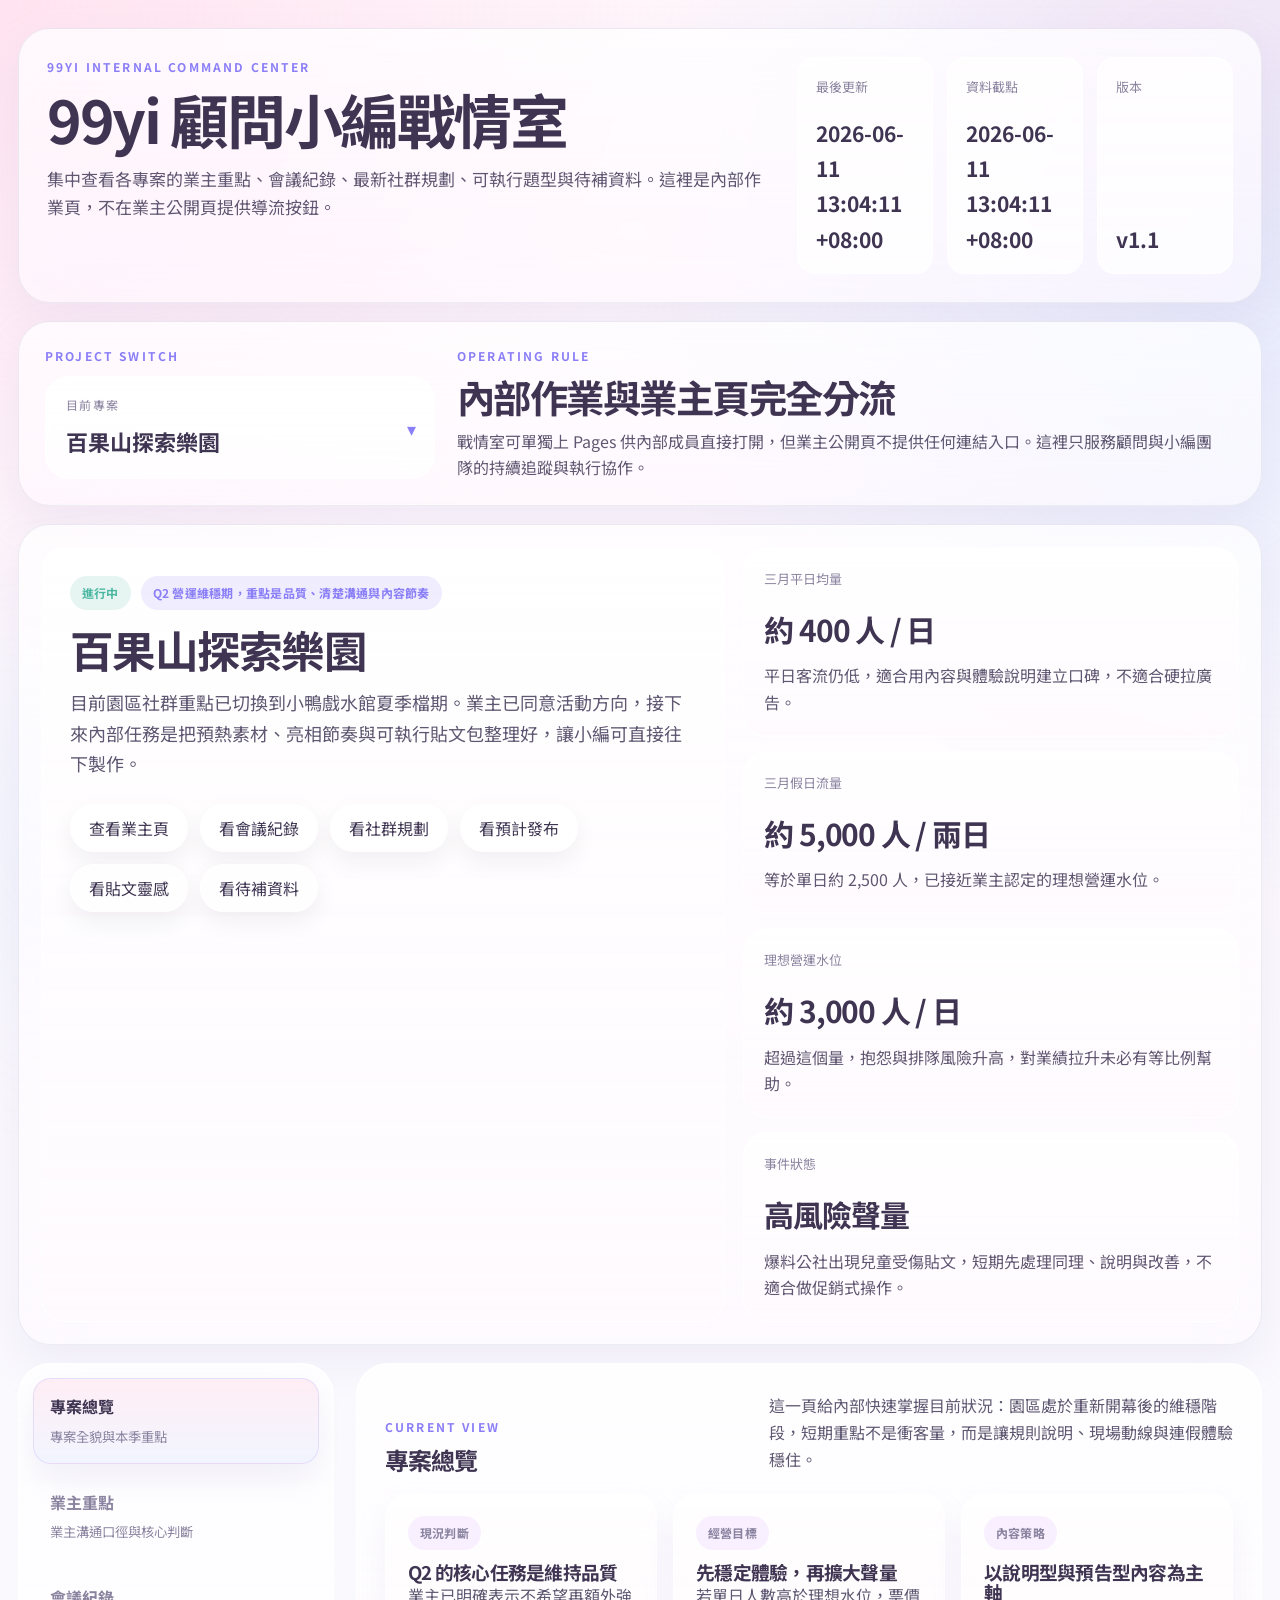
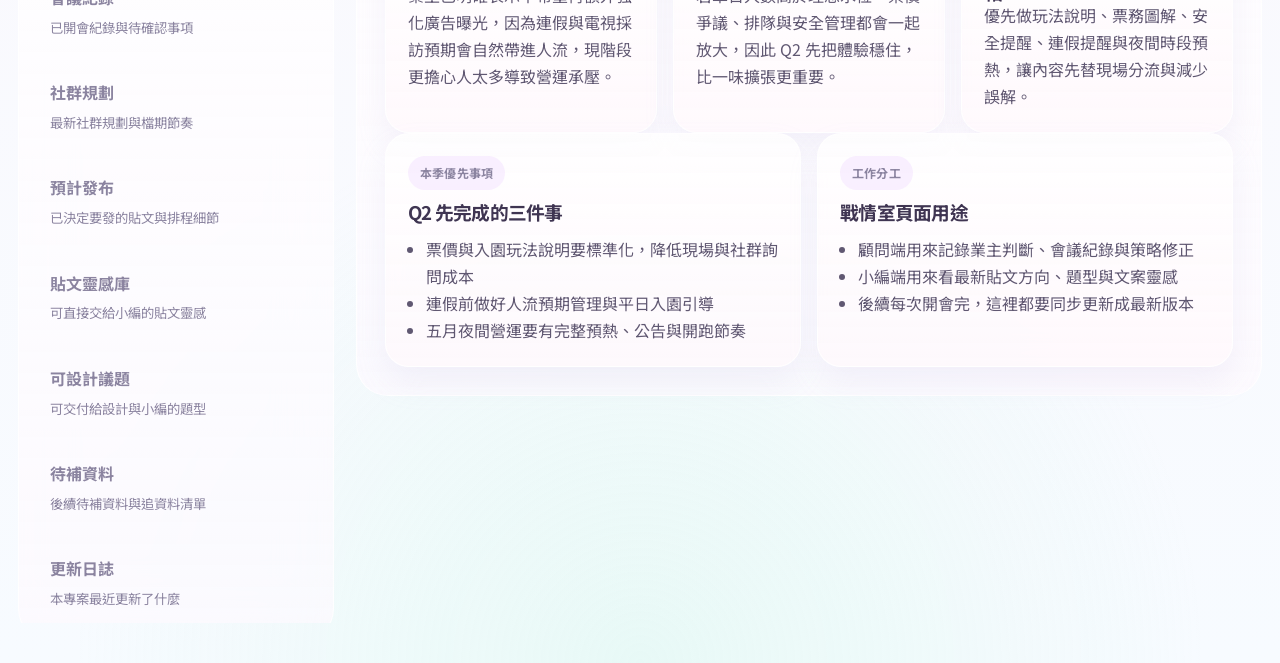
<file: war-room/index.html>
<!doctype html>
<html lang="zh-Hant">
<head>
  <meta charset="utf-8">
  <meta name="viewport" content="width=device-width, initial-scale=1">
  <title>99yi 顧問小編戰情室</title>
  <link rel="preconnect" href="https://fonts.googleapis.com">
  <link rel="preconnect" href="https://fonts.gstatic.com" crossorigin>
  <link href="https://fonts.googleapis.com/css2?family=Noto+Sans+TC:wght@400;500;700;900&family=Noto+Serif+TC:wght@700;900&display=swap" rel="stylesheet">
  <link rel="stylesheet" href="./styles.css?v=20260401c">
</head>
<body>
  <div class="shell">
    <header class="topbar panel">
      <div class="topbar-main">
        <p class="eyebrow">99yi Internal Command Center</p>
        <h1>99yi 顧問小編戰情室</h1>
        <p class="topbar-copy">集中查看各專案的業主重點、會議紀錄、最新社群規劃、可執行題型與待補資料。這裡是內部作業頁，不在業主公開頁提供導流按鈕。</p>
      </div>
      <div class="topbar-meta">
        <div class="meta-card">
          <span>最後更新</span>
          <strong id="meta-updated-at">-</strong>
        </div>
        <div class="meta-card">
          <span>資料截點</span>
          <strong id="meta-cutoff">-</strong>
        </div>
        <div class="meta-card">
          <span>版本</span>
          <strong id="meta-version">-</strong>
        </div>
      </div>
    </header>

    <section class="command-strip panel">
      <div class="project-selector">
        <p class="section-kicker">Project Switch</p>
        <div class="dropdown">
          <button class="dropdown-trigger" id="project-menu-button" type="button" aria-haspopup="true" aria-expanded="false">
            <span class="dropdown-label">目前專案</span>
            <strong id="project-menu-current">-</strong>
            <span class="dropdown-caret">▾</span>
          </button>
          <div class="dropdown-menu" id="project-menu" hidden></div>
        </div>
      </div>
      <div class="command-note">
        <p class="section-kicker">Operating Rule</p>
        <h2>內部作業與業主頁完全分流</h2>
        <p>戰情室可單獨上 Pages 供內部成員直接打開，但業主公開頁不提供任何連結入口。這裡只服務顧問與小編團隊的持續追蹤與執行協作。</p>
      </div>
    </section>

    <section class="hero-panel panel">
      <div class="hero-main">
        <div class="hero-status-row">
          <span class="status-badge" id="project-status-badge">-</span>
          <span class="project-tag" id="project-tagline">-</span>
        </div>
        <h2 id="project-name">-</h2>
        <p class="hero-summary" id="project-summary">-</p>
        <div class="hero-actions" id="hero-actions"></div>
      </div>
      <div class="hero-side" id="hero-side"></div>
    </section>

    <div class="workspace">
      <aside class="sidebar">
        <nav class="sidebar-tabs panel" id="sidebar-tabs" aria-label="戰情室分頁"></nav>

        <div class="sidebar-card panel">
          <p class="section-kicker">Current Focus</p>
          <h3>目前主軸</h3>
          <ul class="stack-list" id="current-focus-list"></ul>
        </div>

        <div class="sidebar-card panel">
          <p class="section-kicker">This Week</p>
          <h3>本週任務</h3>
          <ul class="stack-list" id="this-week-list"></ul>
        </div>

        <div class="sidebar-card panel">
          <p class="section-kicker">Need Attention</p>
          <h3>注意事項</h3>
          <ul class="stack-list" id="alerts-list"></ul>
        </div>
      </aside>

      <main class="content">
        <section class="view-container" id="view-container" aria-live="polite"></section>
      </main>
    </div>
  </div>

  <script src="./app.js?v=20260401c"></script>
</body>
</html>
</file>
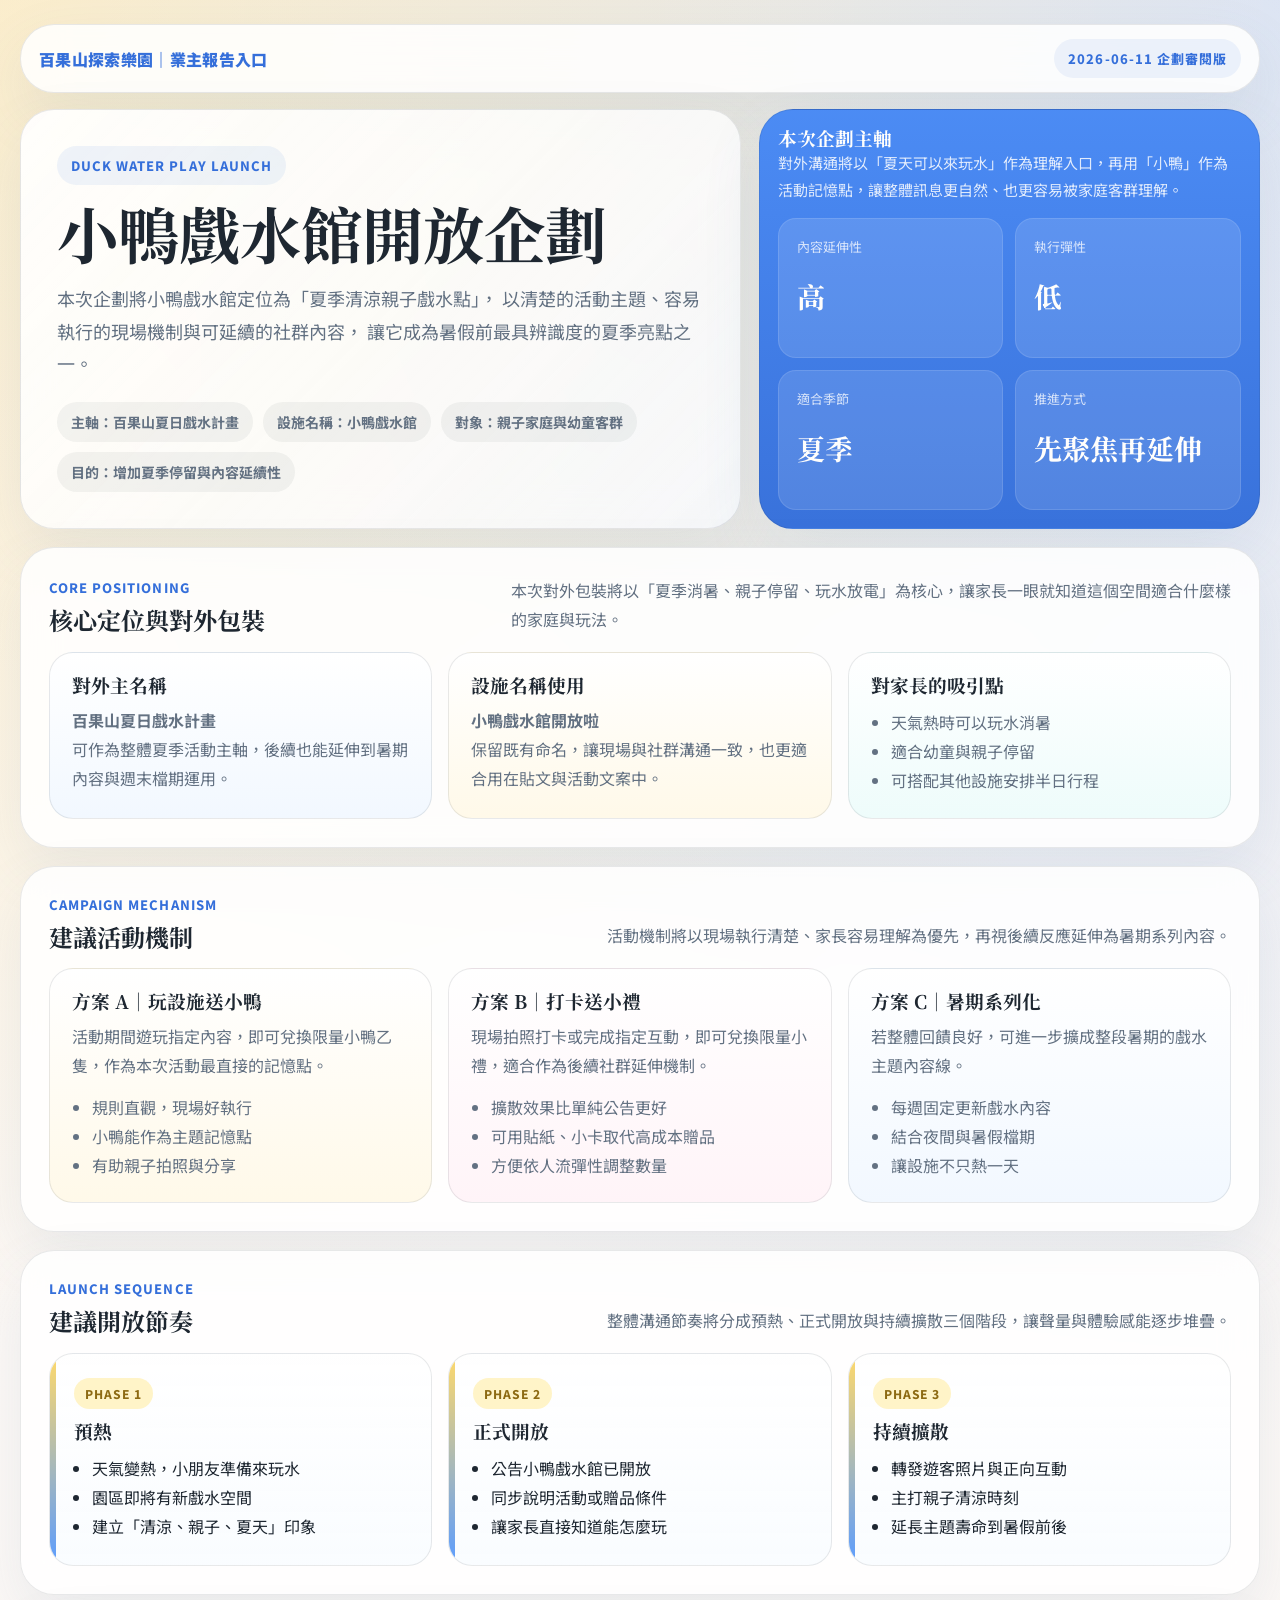
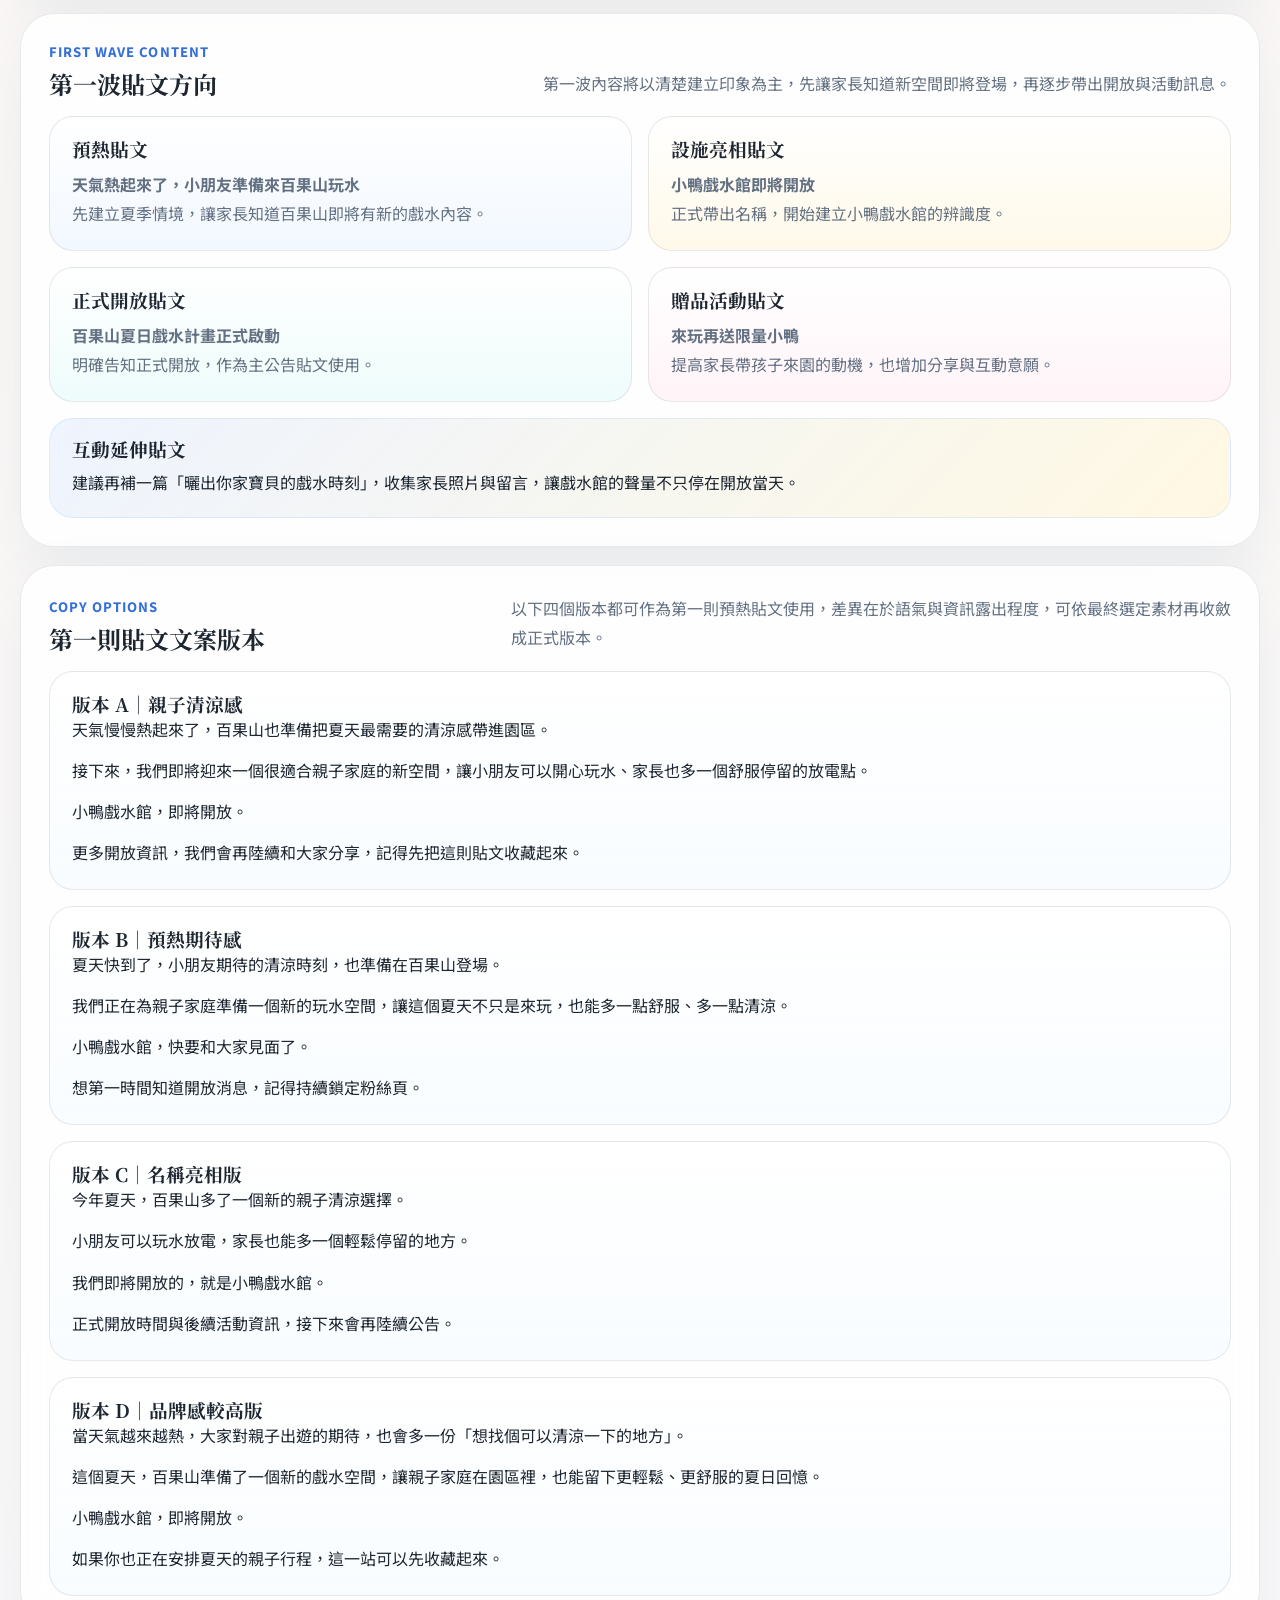
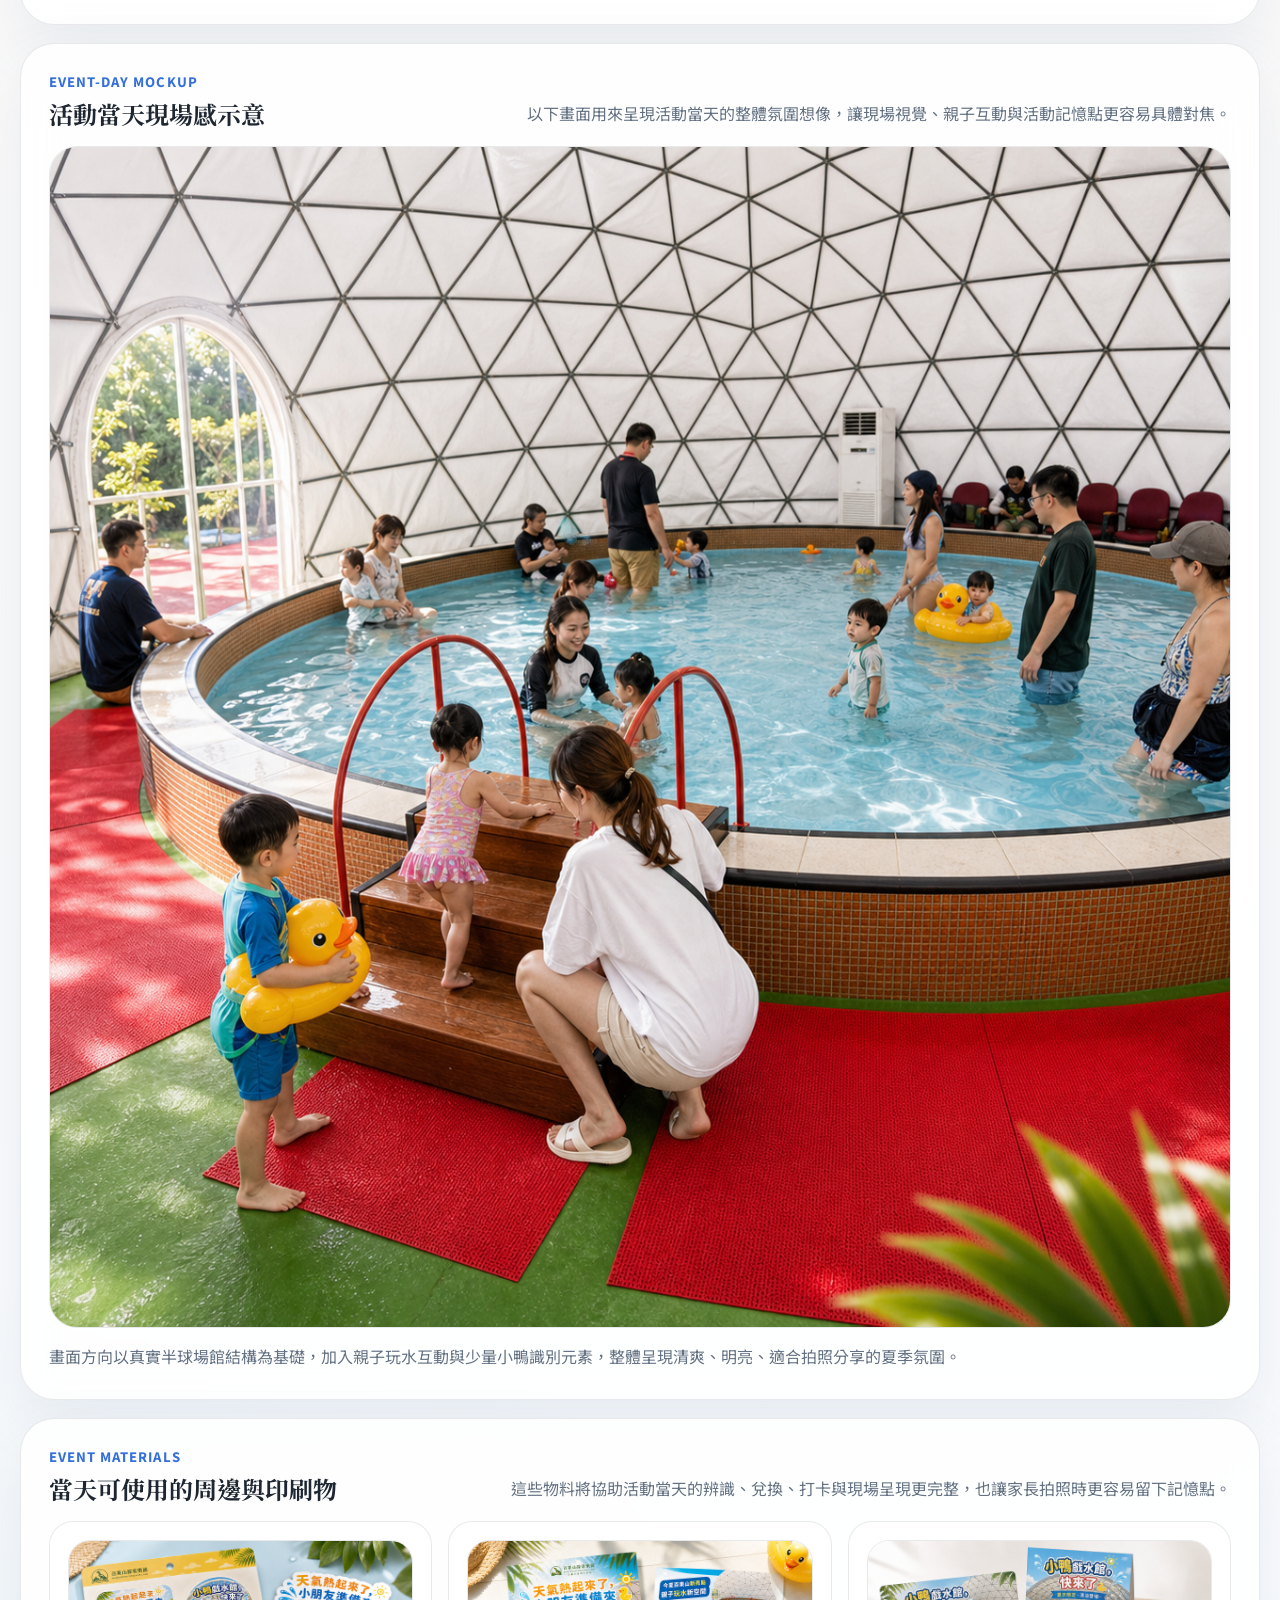
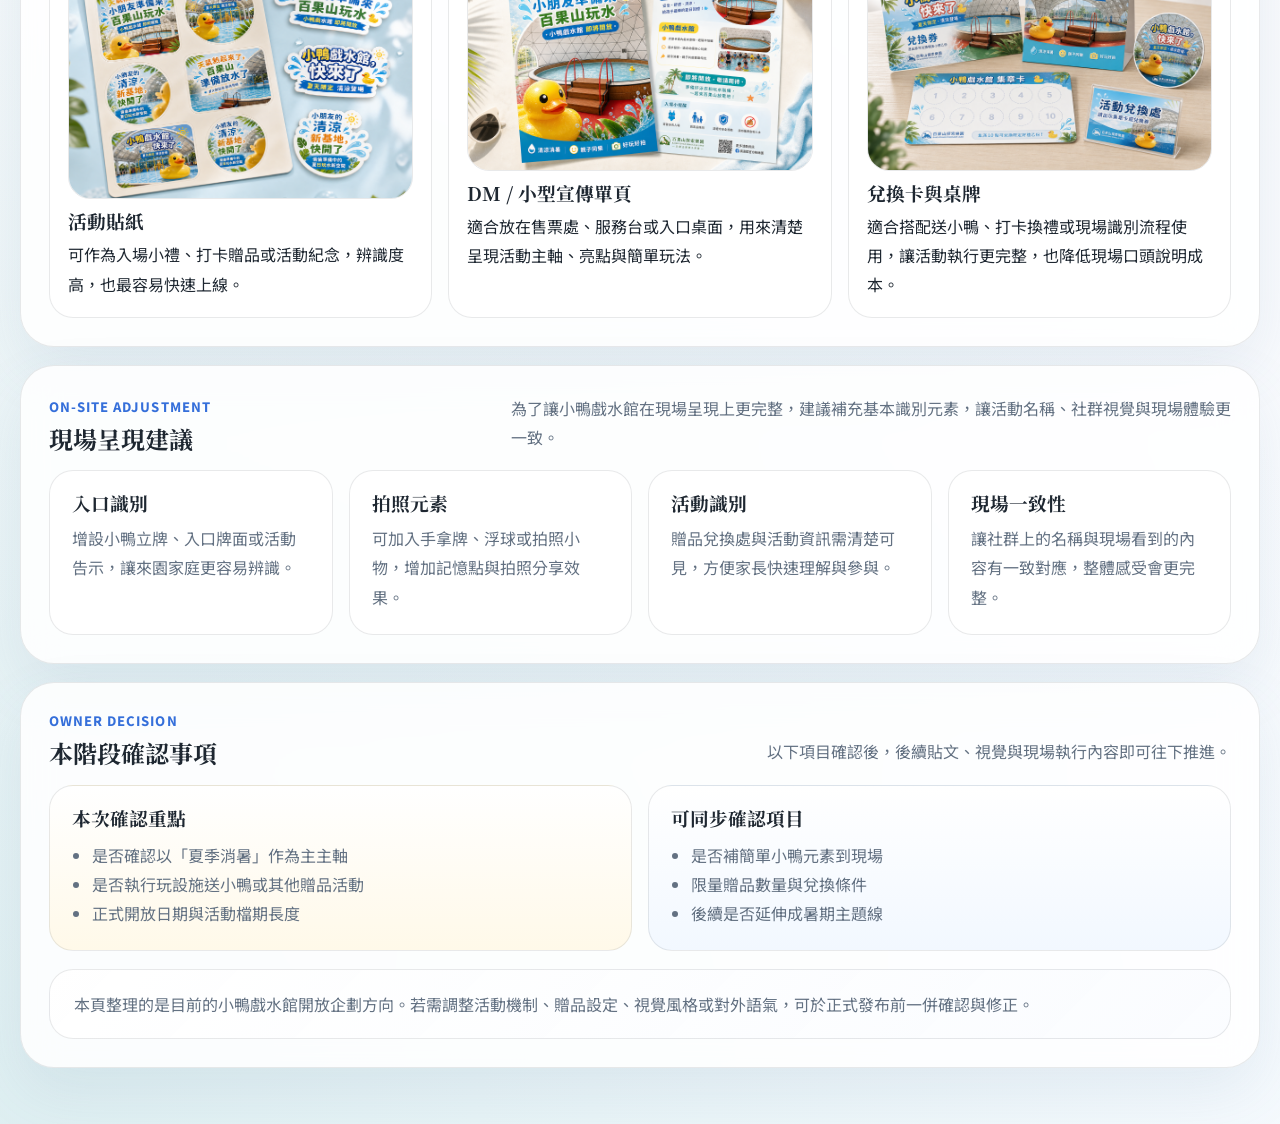
<file: duck-water-play-launch-2026-06-11.html>
<!doctype html>
<html lang="zh-Hant">
<head>
  <meta charset="utf-8">
  <meta name="viewport" content="width=device-width, initial-scale=1">
  <title>百果山探索樂園｜小鴨戲水館開放企劃</title>
  <link rel="preconnect" href="https://fonts.googleapis.com">
  <link rel="preconnect" href="https://fonts.gstatic.com" crossorigin>
  <link href="https://fonts.googleapis.com/css2?family=Noto+Sans+TC:wght@400;500;700;900&family=Noto+Serif+TC:wght@500;700;900&display=swap" rel="stylesheet">
  <style>
    :root {
      --bg: #fdf7f2;
      --bg-2: #f8fbff;
      --ink: #1e2731;
      --muted: #637182;
      --line: rgba(30, 39, 49, 0.10);
      --card: rgba(255, 255, 255, 0.86);
      --shadow: 0 24px 60px rgba(80, 116, 161, 0.10);
      --radius-xl: 34px;
      --radius-lg: 24px;
      --radius-md: 18px;
      --blue: #5b9cff;
      --blue-deep: #356fda;
      --blue-soft: #e7f1ff;
      --yellow: #ffd96a;
      --yellow-soft: #fff4c8;
      --mint: #dff7f4;
      --mint-deep: #44a7a0;
      --peach: #ffe2d4;
      --pink: #ffe8f0;
    }

    * { box-sizing: border-box; }

    body {
      margin: 0;
      color: var(--ink);
      font-family: "Noto Sans TC", sans-serif;
      background:
        radial-gradient(circle at top left, rgba(255, 217, 106, 0.28), transparent 22%),
        radial-gradient(circle at top right, rgba(91, 156, 255, 0.20), transparent 24%),
        radial-gradient(circle at bottom left, rgba(68, 167, 160, 0.14), transparent 24%),
        linear-gradient(180deg, var(--bg) 0%, var(--bg-2) 100%);
    }

    h1, h2, h3, h4 {
      margin: 0;
      line-height: 1.12;
      font-family: "Noto Serif TC", serif;
    }

    p, li {
      margin: 0;
      line-height: 1.82;
    }

    a {
      color: inherit;
    }

    .page {
      width: min(1240px, calc(100vw - 32px));
      margin: 0 auto;
      padding: 24px 0 56px;
    }

    .panel {
      background: var(--card);
      border: 1px solid var(--line);
      box-shadow: var(--shadow);
      border-radius: var(--radius-xl);
      backdrop-filter: blur(18px);
    }

    .topbar {
      display: flex;
      justify-content: space-between;
      align-items: center;
      gap: 12px;
      margin-bottom: 16px;
      padding: 14px 18px;
    }

    .brand {
      font-weight: 900;
      color: var(--blue-deep);
      letter-spacing: 0.02em;
    }

    .tag {
      display: inline-flex;
      align-items: center;
      gap: 8px;
      padding: 10px 14px;
      border-radius: 999px;
      background: rgba(53, 111, 218, 0.08);
      color: var(--blue-deep);
      font-size: 13px;
      font-weight: 800;
      letter-spacing: 0.08em;
      text-transform: uppercase;
    }

    .hero {
      display: grid;
      grid-template-columns: 1.18fr 0.82fr;
      gap: 18px;
      margin-bottom: 18px;
    }

    .hero-main {
      padding: 36px;
      background:
        linear-gradient(135deg, rgba(255,255,255,0.94), rgba(255,255,255,0.72)),
        linear-gradient(135deg, rgba(255, 217, 106, 0.18), rgba(91, 156, 255, 0.12));
    }

    .hero h1 {
      margin-top: 14px;
      margin-bottom: 14px;
      font-size: clamp(38px, 4.8vw, 64px);
    }

    .hero-intro {
      max-width: 740px;
      font-size: 18px;
      color: var(--muted);
    }

    .hero-meta {
      display: flex;
      flex-wrap: wrap;
      gap: 10px;
      margin-top: 22px;
    }

    .meta-pill {
      padding: 10px 14px;
      border-radius: 999px;
      background: rgba(30, 39, 49, 0.05);
      color: var(--muted);
      font-size: 14px;
      font-weight: 700;
    }

    .hero-side {
      display: grid;
      gap: 14px;
      padding: 18px;
      background: linear-gradient(180deg, rgba(72, 137, 244, 0.98), rgba(53, 111, 218, 0.98));
      color: #fffefc;
    }

    .hero-side p {
      color: rgba(255,255,255,0.84);
      font-size: 15px;
    }

    .score-grid {
      display: grid;
      grid-template-columns: repeat(2, 1fr);
      gap: 12px;
    }

    .score-card {
      min-height: 140px;
      padding: 18px;
      border-radius: var(--radius-md);
      background: rgba(255,255,255,0.12);
      border: 1px solid rgba(255,255,255,0.12);
    }

    .score-card span {
      display: block;
      color: rgba(255,255,255,0.76);
      font-size: 13px;
    }

    .score-card strong {
      display: block;
      margin-top: 20px;
      font-size: 28px;
      font-family: "Noto Serif TC", serif;
    }

    .section {
      margin-top: 18px;
      padding: 28px;
    }

    .section-head {
      display: flex;
      justify-content: space-between;
      align-items: end;
      gap: 16px;
      margin-bottom: 18px;
    }

    .section-head p {
      max-width: 720px;
      color: var(--muted);
    }

    .section-kicker {
      margin-bottom: 10px;
      color: var(--blue-deep);
      font-size: 13px;
      font-weight: 800;
      letter-spacing: 0.08em;
      text-transform: uppercase;
    }

    .grid-4, .grid-3, .grid-2, .timeline {
      display: grid;
      gap: 16px;
    }

    .grid-4 { grid-template-columns: repeat(4, 1fr); }
    .grid-3 { grid-template-columns: repeat(3, 1fr); }
    .grid-2 { grid-template-columns: repeat(2, 1fr); }

    .card {
      padding: 22px;
      border-radius: var(--radius-lg);
      background: rgba(255,255,255,0.9);
      border: 1px solid var(--line);
    }

    .card h3, .card h4 {
      margin-bottom: 10px;
    }

    .card p, .card li {
      color: var(--muted);
    }

    .card ul {
      margin: 12px 0 0;
      padding-left: 20px;
    }

    .accent-blue { background: linear-gradient(180deg, #ffffff, #f2f8ff); }
    .accent-yellow { background: linear-gradient(180deg, #ffffff, #fff9e9); }
    .accent-mint { background: linear-gradient(180deg, #ffffff, #eefcfb); }
    .accent-pink { background: linear-gradient(180deg, #ffffff, #fff4f8); }

    .timeline {
      grid-template-columns: repeat(3, 1fr);
    }

    .timeline-card {
      padding: 24px;
      border-radius: var(--radius-lg);
      border: 1px solid var(--line);
      background: linear-gradient(180deg, rgba(255,255,255,0.96), rgba(249,252,255,0.92));
      position: relative;
      overflow: hidden;
    }

    .timeline-card::before {
      content: "";
      position: absolute;
      inset: 0 auto 0 0;
      width: 6px;
      border-radius: 999px;
      background: linear-gradient(180deg, var(--yellow), var(--blue));
    }

    .timeline-step {
      display: inline-flex;
      margin-bottom: 12px;
      padding: 7px 11px;
      border-radius: 999px;
      background: var(--yellow-soft);
      color: #8d6a13;
      font-size: 12px;
      font-weight: 800;
      letter-spacing: 0.08em;
      text-transform: uppercase;
    }

    .timeline-card ul {
      margin: 12px 0 0;
      padding-left: 18px;
    }

    .highlight {
      padding: 20px 22px;
      border-radius: var(--radius-lg);
      background: linear-gradient(135deg, rgba(91, 156, 255, 0.10), rgba(255, 217, 106, 0.18));
      border: 1px solid rgba(91, 156, 255, 0.14);
    }

    .copy-stack {
      display: grid;
      gap: 16px;
    }

    .copy-card {
      padding: 22px;
      border-radius: var(--radius-lg);
      background: linear-gradient(180deg, rgba(255,255,255,0.96), rgba(248,252,255,0.92));
      border: 1px solid var(--line);
    }

    .copy-card p + p {
      margin-top: 12px;
    }

    .visual-hero {
      overflow: hidden;
    }

    .visual-hero img,
    .visual-card img {
      display: block;
      width: 100%;
      height: auto;
      border-radius: 22px;
      border: 1px solid var(--line);
    }

    .visual-hero img {
      border-radius: 28px;
    }

    .visual-caption {
      margin-top: 14px;
      color: var(--muted);
    }

    .visual-grid {
      display: grid;
      grid-template-columns: repeat(3, 1fr);
      gap: 16px;
      margin-top: 16px;
    }

    .visual-card {
      padding: 18px;
      border-radius: var(--radius-lg);
      background: rgba(255,255,255,0.92);
      border: 1px solid var(--line);
    }

    .visual-card h3 {
      margin: 12px 0 8px;
    }

    .footer-note {
      margin-top: 18px;
      padding: 22px 24px;
      border-radius: var(--radius-lg);
      background: linear-gradient(135deg, rgba(255,255,255,0.96), rgba(250,252,255,0.92));
      border: 1px solid var(--line);
      color: var(--muted);
    }

    @media (max-width: 1080px) {
      .hero,
      .grid-4,
      .grid-3,
      .grid-2,
      .timeline,
      .visual-grid {
        grid-template-columns: 1fr;
      }
    }

    @media (max-width: 720px) {
      .page {
        width: min(100vw - 18px, 100%);
        padding: 10px 0 30px;
      }

      .hero-main,
      .section {
        padding: 22px;
      }

      .topbar {
        flex-direction: column;
        align-items: flex-start;
      }
    }
  </style>
</head>
<body>
  <div class="page">
    <div class="panel topbar">
      <div class="brand">百果山探索樂園｜業主報告入口</div>
      <div class="tag">2026-06-11 企劃審閱版</div>
    </div>

    <section class="hero">
      <article class="panel hero-main">
        <div class="tag">Duck Water Play Launch</div>
        <h1>小鴨戲水館開放企劃</h1>
        <p class="hero-intro">
          本次企劃將小鴨戲水館定位為「夏季清涼親子戲水點」，
          以清楚的活動主題、容易執行的現場機制與可延續的社群內容，
          讓它成為暑假前最具辨識度的夏季亮點之一。
        </p>
        <div class="hero-meta">
          <span class="meta-pill">主軸：百果山夏日戲水計畫</span>
          <span class="meta-pill">設施名稱：小鴨戲水館</span>
          <span class="meta-pill">對象：親子家庭與幼童客群</span>
          <span class="meta-pill">目的：增加夏季停留與內容延續性</span>
        </div>
      </article>

      <aside class="panel hero-side">
        <div>
          <h3>本次企劃主軸</h3>
          <p>對外溝通將以「夏天可以來玩水」作為理解入口，再用「小鴨」作為活動記憶點，讓整體訊息更自然、也更容易被家庭客群理解。</p>
        </div>
        <div class="score-grid">
          <div class="score-card">
            <span>內容延伸性</span>
            <strong>高</strong>
          </div>
          <div class="score-card">
            <span>執行彈性</span>
            <strong>低</strong>
          </div>
          <div class="score-card">
            <span>適合季節</span>
            <strong>夏季</strong>
          </div>
          <div class="score-card">
            <span>推進方式</span>
            <strong>先聚焦再延伸</strong>
          </div>
        </div>
      </aside>
    </section>

    <section class="panel section">
      <div class="section-head">
        <div>
          <div class="section-kicker">Core Positioning</div>
          <h2>核心定位與對外包裝</h2>
        </div>
        <p>本次對外包裝將以「夏季消暑、親子停留、玩水放電」為核心，讓家長一眼就知道這個空間適合什麼樣的家庭與玩法。</p>
      </div>
      <div class="grid-3">
        <article class="card accent-blue">
          <h3>對外主名稱</h3>
          <p><strong>百果山夏日戲水計畫</strong></p>
          <p>可作為整體夏季活動主軸，後續也能延伸到暑期內容與週末檔期運用。</p>
        </article>
        <article class="card accent-yellow">
          <h3>設施名稱使用</h3>
          <p><strong>小鴨戲水館開放啦</strong></p>
          <p>保留既有命名，讓現場與社群溝通一致，也更適合用在貼文與活動文案中。</p>
        </article>
        <article class="card accent-mint">
          <h3>對家長的吸引點</h3>
          <ul>
            <li>天氣熱時可以玩水消暑</li>
            <li>適合幼童與親子停留</li>
            <li>可搭配其他設施安排半日行程</li>
          </ul>
        </article>
      </div>
    </section>

    <section class="panel section">
      <div class="section-head">
        <div>
          <div class="section-kicker">Campaign Mechanism</div>
          <h2>建議活動機制</h2>
        </div>
        <p>活動機制將以現場執行清楚、家長容易理解為優先，再視後續反應延伸為暑期系列內容。</p>
      </div>
      <div class="grid-3">
        <article class="card accent-yellow">
          <h3>方案 A｜玩設施送小鴨</h3>
          <p>活動期間遊玩指定內容，即可兌換限量小鴨乙隻，作為本次活動最直接的記憶點。</p>
          <ul>
            <li>規則直觀，現場好執行</li>
            <li>小鴨能作為主題記憶點</li>
            <li>有助親子拍照與分享</li>
          </ul>
        </article>
        <article class="card accent-pink">
          <h3>方案 B｜打卡送小禮</h3>
          <p>現場拍照打卡或完成指定互動，即可兌換限量小禮，適合作為後續社群延伸機制。</p>
          <ul>
            <li>擴散效果比單純公告更好</li>
            <li>可用貼紙、小卡取代高成本贈品</li>
            <li>方便依人流彈性調整數量</li>
          </ul>
        </article>
        <article class="card accent-blue">
          <h3>方案 C｜暑期系列化</h3>
          <p>若整體回饋良好，可進一步擴成整段暑期的戲水主題內容線。</p>
          <ul>
            <li>每週固定更新戲水內容</li>
            <li>結合夜間與暑假檔期</li>
            <li>讓設施不只熱一天</li>
          </ul>
        </article>
      </div>
    </section>

    <section class="panel section">
      <div class="section-head">
        <div>
          <div class="section-kicker">Launch Sequence</div>
          <h2>建議開放節奏</h2>
        </div>
        <p>整體溝通節奏將分成預熱、正式開放與持續擴散三個階段，讓聲量與體驗感能逐步堆疊。</p>
      </div>
      <div class="timeline">
        <article class="timeline-card">
          <div class="timeline-step">Phase 1</div>
          <h3>預熱</h3>
          <ul>
            <li>天氣變熱，小朋友準備來玩水</li>
            <li>園區即將有新戲水空間</li>
            <li>建立「清涼、親子、夏天」印象</li>
          </ul>
        </article>
        <article class="timeline-card">
          <div class="timeline-step">Phase 2</div>
          <h3>正式開放</h3>
          <ul>
            <li>公告小鴨戲水館已開放</li>
            <li>同步說明活動或贈品條件</li>
            <li>讓家長直接知道能怎麼玩</li>
          </ul>
        </article>
        <article class="timeline-card">
          <div class="timeline-step">Phase 3</div>
          <h3>持續擴散</h3>
          <ul>
            <li>轉發遊客照片與正向互動</li>
            <li>主打親子清涼時刻</li>
            <li>延長主題壽命到暑假前後</li>
          </ul>
        </article>
      </div>
    </section>

    <section class="panel section">
      <div class="section-head">
        <div>
          <div class="section-kicker">First Wave Content</div>
          <h2>第一波貼文方向</h2>
        </div>
        <p>第一波內容將以清楚建立印象為主，先讓家長知道新空間即將登場，再逐步帶出開放與活動訊息。</p>
      </div>
      <div class="grid-2">
        <article class="card accent-blue">
          <h3>預熱貼文</h3>
          <p><strong>天氣熱起來了，小朋友準備來百果山玩水</strong></p>
          <p>先建立夏季情境，讓家長知道百果山即將有新的戲水內容。</p>
        </article>
        <article class="card accent-yellow">
          <h3>設施亮相貼文</h3>
          <p><strong>小鴨戲水館即將開放</strong></p>
          <p>正式帶出名稱，開始建立小鴨戲水館的辨識度。</p>
        </article>
        <article class="card accent-mint">
          <h3>正式開放貼文</h3>
          <p><strong>百果山夏日戲水計畫正式啟動</strong></p>
          <p>明確告知正式開放，作為主公告貼文使用。</p>
        </article>
        <article class="card accent-pink">
          <h3>贈品活動貼文</h3>
          <p><strong>來玩再送限量小鴨</strong></p>
          <p>提高家長帶孩子來園的動機，也增加分享與互動意願。</p>
        </article>
      </div>
      <div class="highlight" style="margin-top:16px;">
        <h3 style="margin-bottom:8px;">互動延伸貼文</h3>
        <p>建議再補一篇「曬出你家寶貝的戲水時刻」，收集家長照片與留言，讓戲水館的聲量不只停在開放當天。</p>
      </div>
    </section>

    <section class="panel section">
      <div class="section-head">
        <div>
          <div class="section-kicker">Copy Options</div>
          <h2>第一則貼文文案版本</h2>
        </div>
        <p>以下四個版本都可作為第一則預熱貼文使用，差異在於語氣與資訊露出程度，可依最終選定素材再收斂成正式版本。</p>
      </div>
      <div class="copy-stack">
        <article class="copy-card">
          <h3>版本 A｜親子清涼感</h3>
          <p>天氣慢慢熱起來了，百果山也準備把夏天最需要的清涼感帶進園區。</p>
          <p>接下來，我們即將迎來一個很適合親子家庭的新空間，讓小朋友可以開心玩水、家長也多一個舒服停留的放電點。</p>
          <p>小鴨戲水館，即將開放。</p>
          <p>更多開放資訊，我們會再陸續和大家分享，記得先把這則貼文收藏起來。</p>
        </article>
        <article class="copy-card">
          <h3>版本 B｜預熱期待感</h3>
          <p>夏天快到了，小朋友期待的清涼時刻，也準備在百果山登場。</p>
          <p>我們正在為親子家庭準備一個新的玩水空間，讓這個夏天不只是來玩，也能多一點舒服、多一點清涼。</p>
          <p>小鴨戲水館，快要和大家見面了。</p>
          <p>想第一時間知道開放消息，記得持續鎖定粉絲頁。</p>
        </article>
        <article class="copy-card">
          <h3>版本 C｜名稱亮相版</h3>
          <p>今年夏天，百果山多了一個新的親子清涼選擇。</p>
          <p>小朋友可以玩水放電，家長也能多一個輕鬆停留的地方。</p>
          <p>我們即將開放的，就是小鴨戲水館。</p>
          <p>正式開放時間與後續活動資訊，接下來會再陸續公告。</p>
        </article>
        <article class="copy-card">
          <h3>版本 D｜品牌感較高版</h3>
          <p>當天氣越來越熱，大家對親子出遊的期待，也會多一份「想找個可以清涼一下的地方」。</p>
          <p>這個夏天，百果山準備了一個新的戲水空間，讓親子家庭在園區裡，也能留下更輕鬆、更舒服的夏日回憶。</p>
          <p>小鴨戲水館，即將開放。</p>
          <p>如果你也正在安排夏天的親子行程，這一站可以先收藏起來。</p>
        </article>
      </div>
    </section>

    <section class="panel section">
      <div class="section-head">
        <div>
          <div class="section-kicker">Event-Day Mockup</div>
          <h2>活動當天現場感示意</h2>
        </div>
        <p>以下畫面用來呈現活動當天的整體氛圍想像，讓現場視覺、親子互動與活動記憶點更容易具體對焦。</p>
      </div>
      <div class="visual-hero">
        <img src="./assets/duck-water-play/event-day-scene.png" alt="小鴨戲水館活動當天現場感示意">
        <p class="visual-caption">畫面方向以真實半球場館結構為基礎，加入親子玩水互動與少量小鴨識別元素，整體呈現清爽、明亮、適合拍照分享的夏季氛圍。</p>
      </div>
    </section>

    <section class="panel section">
      <div class="section-head">
        <div>
          <div class="section-kicker">Event Materials</div>
          <h2>當天可使用的周邊與印刷物</h2>
        </div>
        <p>這些物料將協助活動當天的辨識、兌換、打卡與現場呈現更完整，也讓家長拍照時更容易留下記憶點。</p>
      </div>
      <div class="visual-grid">
        <article class="visual-card">
          <img src="./assets/duck-water-play/event-stickers.png" alt="小鴨戲水館活動貼紙示意">
          <h3>活動貼紙</h3>
          <p>可作為入場小禮、打卡贈品或活動紀念，辨識度高，也最容易快速上線。</p>
        </article>
        <article class="visual-card">
          <img src="./assets/duck-water-play/event-dm-flyer.png" alt="小鴨戲水館 DM 示意">
          <h3>DM / 小型宣傳單頁</h3>
          <p>適合放在售票處、服務台或入口桌面，用來清楚呈現活動主軸、亮點與簡單玩法。</p>
        </article>
        <article class="visual-card">
          <img src="./assets/duck-water-play/event-collateral.png" alt="小鴨戲水館活動識別物示意">
          <h3>兌換卡與桌牌</h3>
          <p>適合搭配送小鴨、打卡換禮或現場識別流程使用，讓活動執行更完整，也降低現場口頭說明成本。</p>
        </article>
      </div>
    </section>

    <section class="panel section">
      <div class="section-head">
        <div>
          <div class="section-kicker">On-site Adjustment</div>
          <h2>現場呈現建議</h2>
        </div>
        <p>為了讓小鴨戲水館在現場呈現上更完整，建議補充基本識別元素，讓活動名稱、社群視覺與現場體驗更一致。</p>
      </div>
      <div class="grid-4">
        <article class="card">
          <h3>入口識別</h3>
          <p>增設小鴨立牌、入口牌面或活動告示，讓來園家庭更容易辨識。</p>
        </article>
        <article class="card">
          <h3>拍照元素</h3>
          <p>可加入手拿牌、浮球或拍照小物，增加記憶點與拍照分享效果。</p>
        </article>
        <article class="card">
          <h3>活動識別</h3>
          <p>贈品兌換處與活動資訊需清楚可見，方便家長快速理解與參與。</p>
        </article>
        <article class="card">
          <h3>現場一致性</h3>
          <p>讓社群上的名稱與現場看到的內容有一致對應，整體感受會更完整。</p>
        </article>
      </div>
    </section>

    <section class="panel section">
      <div class="section-head">
        <div>
          <div class="section-kicker">Owner Decision</div>
          <h2>本階段確認事項</h2>
        </div>
        <p>以下項目確認後，後續貼文、視覺與現場執行內容即可往下推進。</p>
      </div>
      <div class="grid-2">
        <article class="card accent-yellow">
          <h3>本次確認重點</h3>
          <ul>
            <li>是否確認以「夏季消暑」作為主主軸</li>
            <li>是否執行玩設施送小鴨或其他贈品活動</li>
            <li>正式開放日期與活動檔期長度</li>
          </ul>
        </article>
        <article class="card accent-blue">
          <h3>可同步確認項目</h3>
          <ul>
            <li>是否補簡單小鴨元素到現場</li>
            <li>限量贈品數量與兌換條件</li>
            <li>後續是否延伸成暑期主題線</li>
          </ul>
        </article>
      </div>
      <div class="footer-note">
        本頁整理的是目前的小鴨戲水館開放企劃方向。若需調整活動機制、贈品設定、視覺風格或對外語氣，可於正式發布前一併確認與修正。
      </div>
    </section>
  </div>
</body>
</html>
</file>
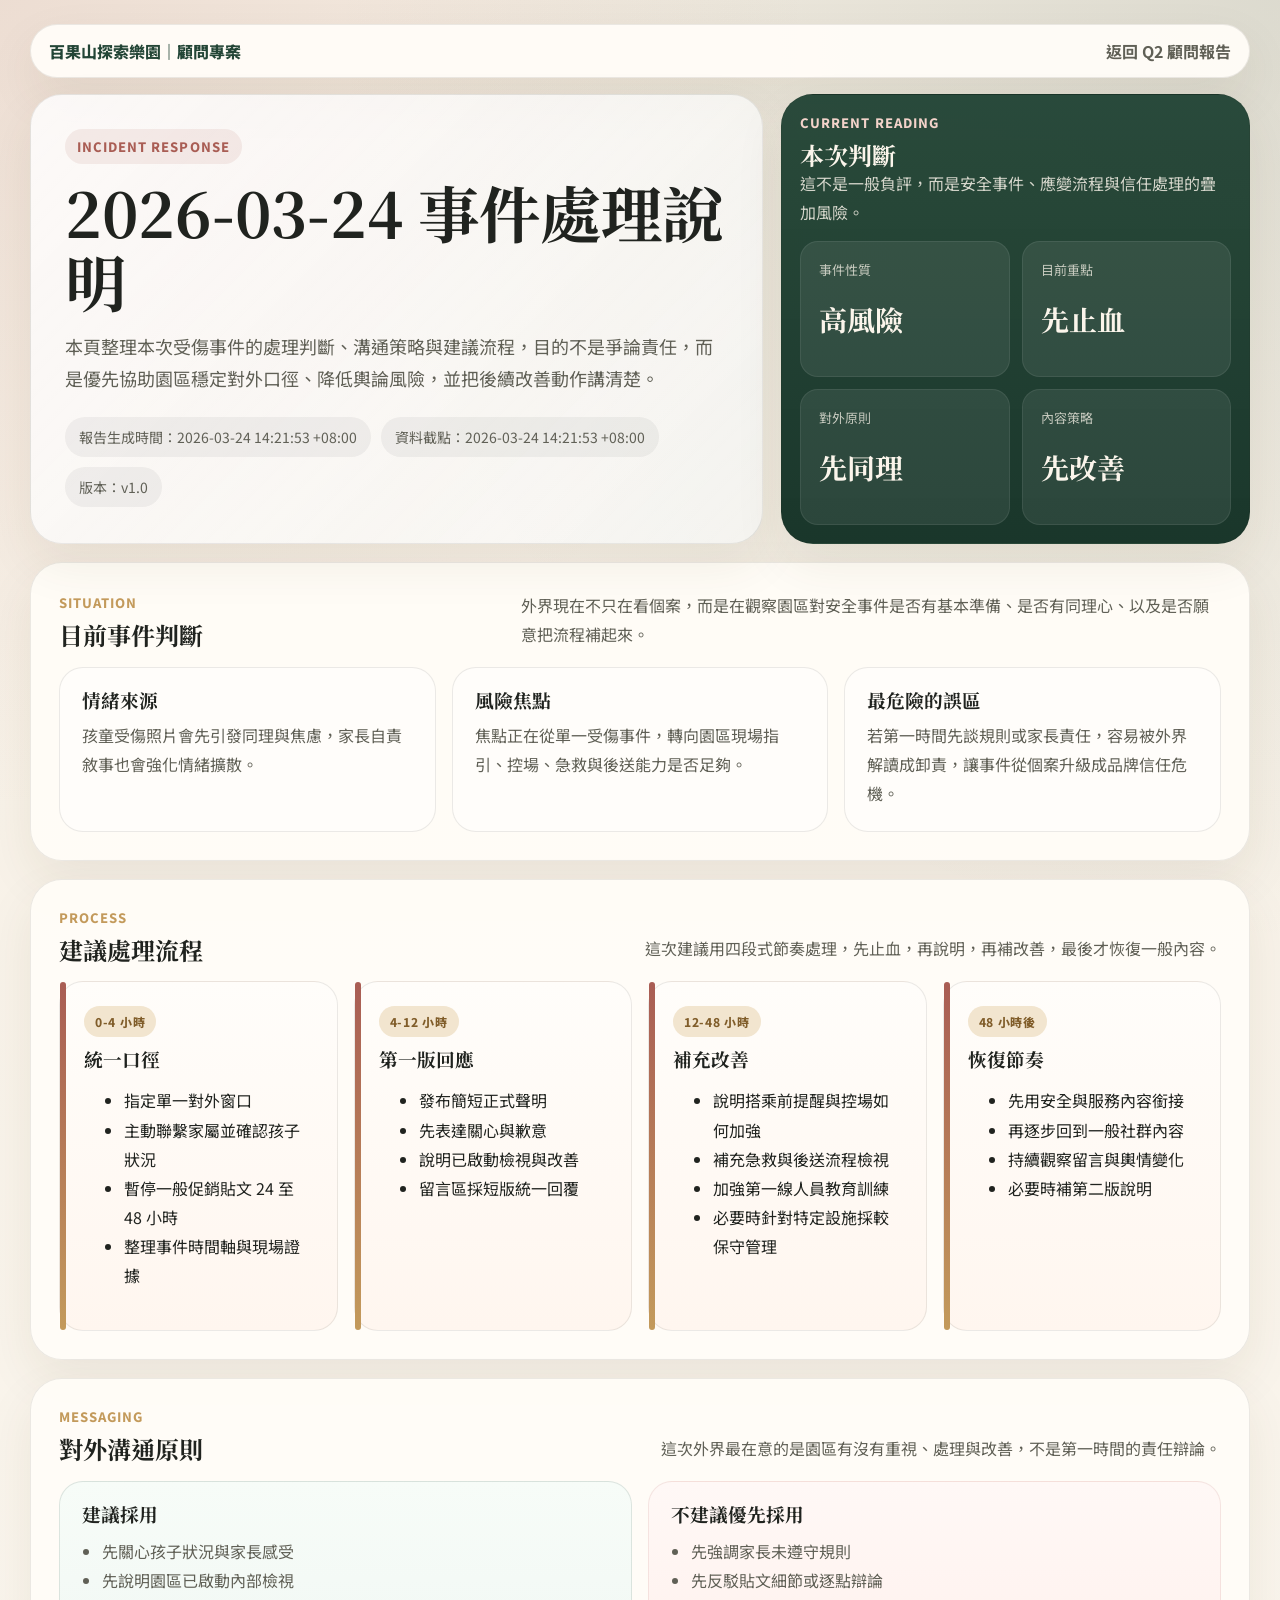
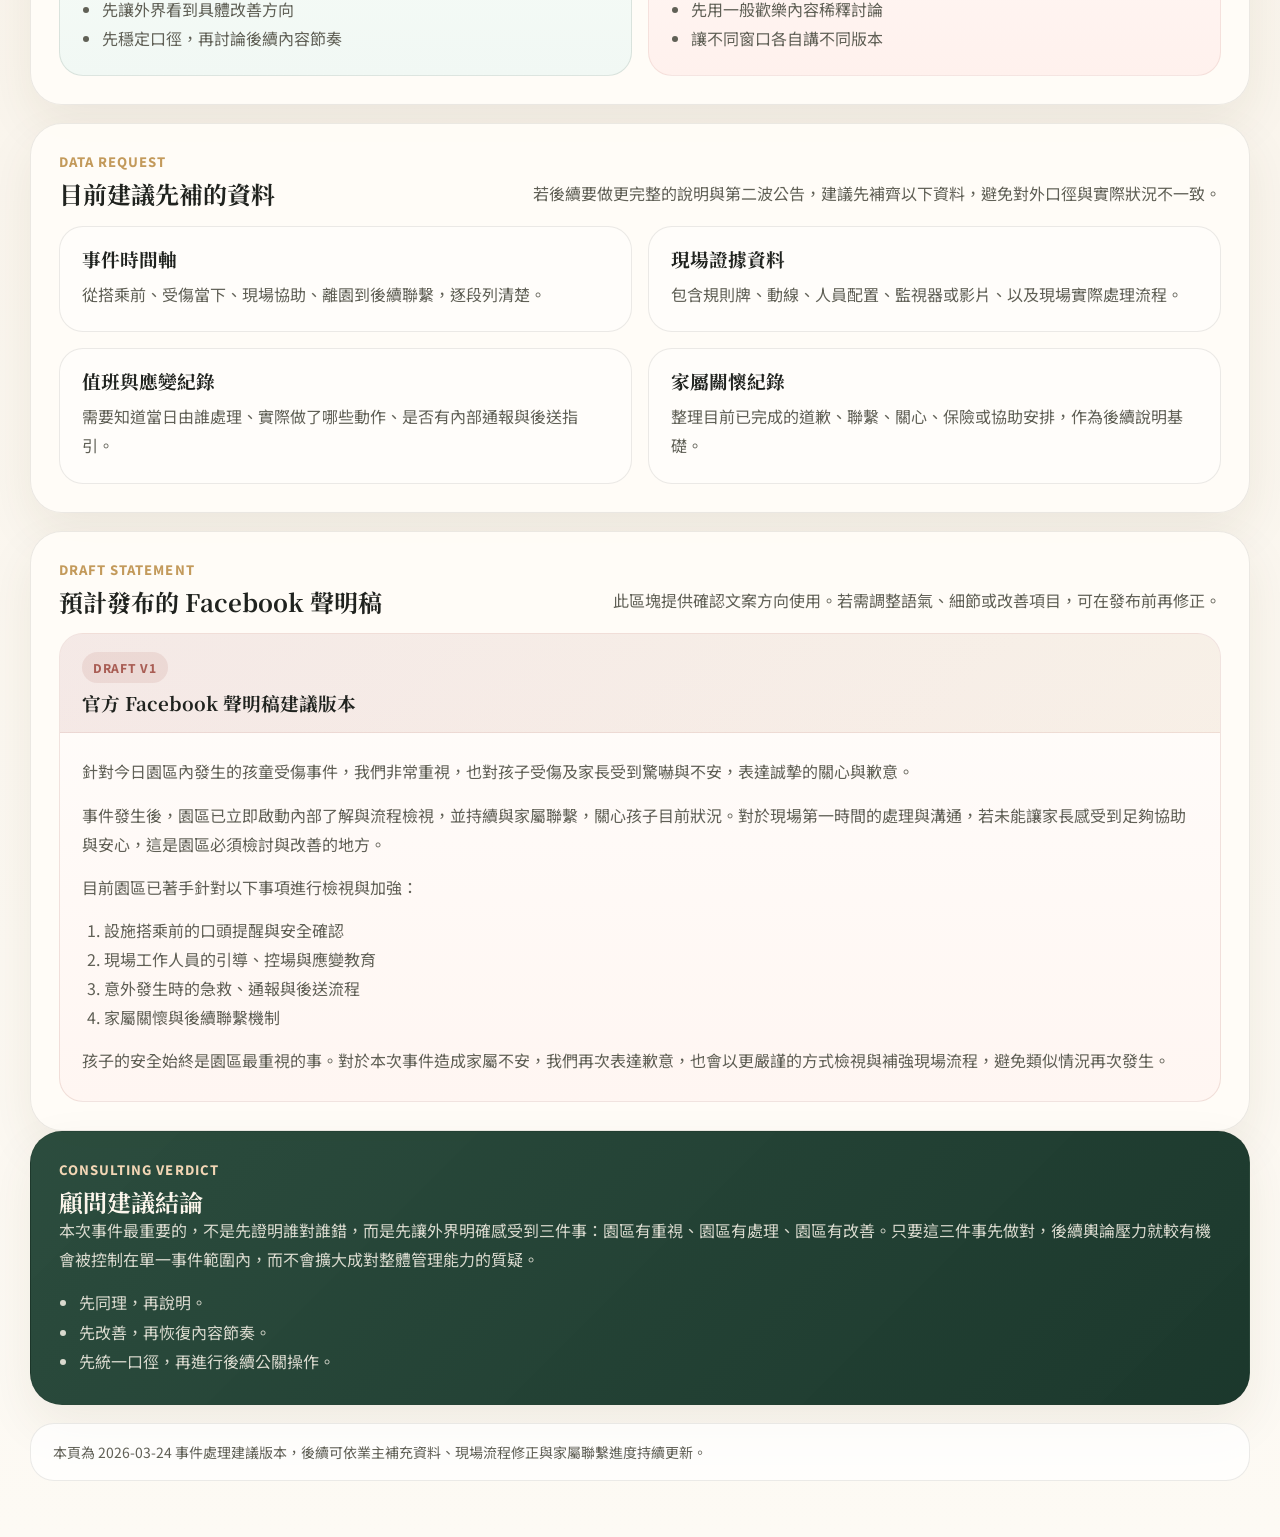
<file: incident-response-2026-03-24.html>
<!doctype html>
<html lang="zh-Hant">
<head>
  <meta charset="utf-8">
  <meta name="viewport" content="width=device-width, initial-scale=1">
  <title>百果山探索樂園｜2026-03-24 事件處理說明</title>
  <link rel="preconnect" href="https://fonts.googleapis.com">
  <link rel="preconnect" href="https://fonts.gstatic.com" crossorigin>
  <link href="https://fonts.googleapis.com/css2?family=Noto+Serif+TC:wght@500;700;900&family=Noto+Sans+TC:wght@400;500;700;900&display=swap" rel="stylesheet">
  <style>
    :root {
      --bg: #f6efe4;
      --bg-2: #fdfaf4;
      --ink: #20231f;
      --muted: #606056;
      --forest: #234536;
      --forest-deep: #173428;
      --sand: #c39a5b;
      --sand-soft: #f2e5cf;
      --rose: #a95d54;
      --rose-soft: #f8e2dc;
      --card: rgba(255, 252, 247, 0.96);
      --line: rgba(32, 35, 31, 0.09);
      --shadow: 0 20px 50px rgba(78, 58, 27, 0.08);
      --radius-xl: 32px;
      --radius-lg: 24px;
      --radius-md: 18px;
    }

    * { box-sizing: border-box; }

    body {
      margin: 0;
      color: var(--ink);
      font-family: "Noto Sans TC", sans-serif;
      background:
        radial-gradient(circle at top left, rgba(169, 93, 84, 0.12), transparent 24%),
        radial-gradient(circle at right top, rgba(35, 69, 54, 0.12), transparent 28%),
        linear-gradient(180deg, var(--bg) 0%, var(--bg-2) 100%);
    }

    h1, h2, h3, h4 {
      margin: 0;
      line-height: 1.12;
      font-family: "Noto Serif TC", serif;
    }

    p, li {
      margin: 0;
      line-height: 1.82;
    }

    .page {
      width: min(1220px, calc(100vw - 32px));
      margin: 0 auto;
      padding: 24px 0 56px;
    }

    .panel {
      background: var(--card);
      border: 1px solid var(--line);
      box-shadow: var(--shadow);
      border-radius: var(--radius-xl);
    }

    .topbar {
      display: flex;
      justify-content: space-between;
      align-items: center;
      gap: 16px;
      padding: 14px 18px;
      margin-bottom: 16px;
    }

    .brand {
      color: var(--forest);
      font-weight: 800;
    }

    .topbar a {
      color: var(--muted);
      text-decoration: none;
      font-weight: 700;
    }

    .hero {
      display: grid;
      grid-template-columns: 1.22fr 0.78fr;
      gap: 18px;
      margin-bottom: 18px;
    }

    .hero-main {
      padding: 34px;
      background:
        linear-gradient(135deg, rgba(255,255,255,0.86), rgba(255,255,255,0.64)),
        linear-gradient(135deg, rgba(169,93,84,0.08), rgba(35,69,54,0.08));
    }

    .eyebrow {
      display: inline-flex;
      align-items: center;
      gap: 8px;
      margin-bottom: 14px;
      padding: 8px 12px;
      border-radius: 999px;
      background: rgba(169, 93, 84, 0.1);
      color: var(--rose);
      font-size: 13px;
      font-weight: 800;
      letter-spacing: 0.08em;
      text-transform: uppercase;
    }

    .hero h1 {
      font-size: clamp(36px, 4.8vw, 64px);
      margin-bottom: 14px;
    }

    .hero-intro {
      max-width: 720px;
      color: var(--muted);
      font-size: 18px;
    }

    .hero-meta {
      display: flex;
      flex-wrap: wrap;
      gap: 10px;
      margin-top: 22px;
    }

    .meta-pill {
      padding: 10px 14px;
      border-radius: 999px;
      background: rgba(32, 35, 31, 0.05);
      color: var(--muted);
      font-size: 14px;
    }

    .hero-side {
      display: grid;
      gap: 14px;
      padding: 18px;
      color: #fbf5eb;
      background: linear-gradient(180deg, rgba(35,69,54,0.97), rgba(23,52,40,0.99));
    }

    .hero-side p {
      color: rgba(251,245,235,0.82);
    }

    .status-grid {
      display: grid;
      grid-template-columns: repeat(2, 1fr);
      gap: 12px;
    }

    .status-card {
      min-height: 136px;
      padding: 18px;
      border-radius: var(--radius-md);
      background: rgba(255,255,255,0.08);
      border: 1px solid rgba(255,255,255,0.08);
    }

    .status-card span {
      display: block;
      color: rgba(251,245,235,0.74);
      font-size: 13px;
    }

    .status-card strong {
      display: block;
      margin-top: 20px;
      font-size: 28px;
      font-family: "Noto Serif TC", serif;
    }

    .section {
      margin-top: 18px;
      padding: 28px;
    }

    .section-head {
      display: flex;
      justify-content: space-between;
      align-items: end;
      gap: 16px;
      margin-bottom: 18px;
    }

    .section-head p {
      max-width: 700px;
      color: var(--muted);
    }

    .section-kicker {
      margin-bottom: 10px;
      color: var(--sand);
      font-size: 13px;
      font-weight: 800;
      letter-spacing: 0.08em;
      text-transform: uppercase;
    }

    .grid-4, .grid-3, .grid-2, .timeline, .flow-grid, .data-grid {
      display: grid;
      gap: 16px;
    }

    .grid-4 { grid-template-columns: repeat(4, 1fr); }
    .grid-3 { grid-template-columns: repeat(3, 1fr); }
    .grid-2 { grid-template-columns: repeat(2, 1fr); }
    .flow-grid { grid-template-columns: repeat(4, 1fr); }
    .data-grid { grid-template-columns: repeat(2, 1fr); }

    .card {
      padding: 22px;
      border-radius: var(--radius-lg);
      background: #fffdfa;
      border: 1px solid var(--line);
    }

    .card h3, .card h4 {
      margin-bottom: 10px;
    }

    .card p, .card li {
      color: var(--muted);
    }

    .card ul {
      margin: 12px 0 0;
      padding-left: 20px;
    }

    .flow-card {
      padding: 24px;
      border-radius: var(--radius-lg);
      background: linear-gradient(180deg, #fffdfa, #fff6ef);
      border: 1px solid var(--line);
      position: relative;
    }

    .flow-card::before {
      content: "";
      position: absolute;
      inset: 0 auto 0 0;
      width: 6px;
      border-radius: 999px;
      background: linear-gradient(180deg, var(--rose), var(--sand));
    }

    .flow-time {
      display: inline-flex;
      margin-bottom: 12px;
      padding: 7px 11px;
      border-radius: 999px;
      background: var(--sand-soft);
      color: #805d2a;
      font-size: 12px;
      font-weight: 800;
      letter-spacing: 0.06em;
      text-transform: uppercase;
    }

    .split {
      display: grid;
      grid-template-columns: repeat(2, 1fr);
      gap: 16px;
    }

    .yes-card {
      border: 1px solid rgba(35, 69, 54, 0.12);
      background: linear-gradient(180deg, #f7fcf8, #f1f8f4);
    }

    .no-card {
      border: 1px solid rgba(169, 93, 84, 0.12);
      background: linear-gradient(180deg, #fff8f6, #fff1ed);
    }

    .summary-panel {
      padding: 28px;
      background: linear-gradient(135deg, rgba(35,69,54,0.96), rgba(23,52,40,0.98));
      color: #fbf5eb;
    }

    .summary-panel p,
    .summary-panel li {
      color: rgba(251,245,235,0.84);
    }

    .summary-panel ul {
      margin: 14px 0 0;
      padding-left: 20px;
    }

    .statement-card {
      padding: 0;
      overflow: hidden;
      border-radius: var(--radius-lg);
      border: 1px solid rgba(169, 93, 84, 0.16);
      background: linear-gradient(180deg, #fffdfb, #fff6f2);
    }

    .statement-head {
      padding: 18px 22px;
      background: linear-gradient(135deg, rgba(169,93,84,0.12), rgba(195,154,91,0.12));
      border-bottom: 1px solid rgba(169, 93, 84, 0.12);
    }

    .statement-head span {
      display: inline-flex;
      padding: 7px 11px;
      border-radius: 999px;
      background: rgba(169, 93, 84, 0.12);
      color: var(--rose);
      font-size: 12px;
      font-weight: 800;
      letter-spacing: 0.06em;
      text-transform: uppercase;
      margin-bottom: 10px;
    }

    .statement-body {
      padding: 24px 22px 26px;
      color: var(--muted);
    }

    .statement-body p + p,
    .statement-body p + ol,
    .statement-body ol + p {
      margin-top: 14px;
    }

    .statement-body ol {
      margin: 14px 0 0;
      padding-left: 22px;
    }

    .footer-note {
      margin-top: 18px;
      padding: 18px 22px;
      border-radius: var(--radius-lg);
      background: rgba(255,255,255,0.74);
      color: var(--muted);
      border: 1px solid var(--line);
      font-size: 14px;
    }

    @media (max-width: 1080px) {
      .hero,
      .flow-grid,
      .grid-4,
      .grid-3,
      .grid-2,
      .data-grid,
      .split {
        grid-template-columns: 1fr;
      }

      .status-grid {
        grid-template-columns: repeat(2, 1fr);
      }
    }

    @media (max-width: 720px) {
      .page {
        width: min(100vw - 18px, 100%);
        padding: 12px 0 40px;
      }

      .topbar,
      .hero-main,
      .hero-side,
      .section,
      .summary-panel {
        padding: 22px;
      }

      .status-grid {
        grid-template-columns: 1fr;
      }
    }
  </style>
</head>
<body>
  <div class="page">
    <header class="topbar panel">
      <div class="brand">百果山探索樂園｜顧問專案</div>
      <a href="./index.html">返回 Q2 顧問報告</a>
    </header>

    <section class="hero">
      <article class="hero-main panel">
        <div class="eyebrow">Incident Response</div>
        <h1>2026-03-24 事件處理說明</h1>
        <p class="hero-intro">
          本頁整理本次受傷事件的處理判斷、溝通策略與建議流程，目的不是爭論責任，而是優先協助園區穩定對外口徑、降低輿論風險，並把後續改善動作講清楚。
        </p>
        <div class="hero-meta">
          <span class="meta-pill">報告生成時間：2026-03-24 14:21:53 +08:00</span>
          <span class="meta-pill">資料截點：2026-03-24 14:21:53 +08:00</span>
          <span class="meta-pill">版本：v1.0</span>
        </div>
      </article>

      <aside class="hero-side panel">
        <div>
          <div class="section-kicker" style="color:#f3d3ca;">Current Reading</div>
          <h2>本次判斷</h2>
          <p>這不是一般負評，而是安全事件、應變流程與信任處理的疊加風險。</p>
        </div>
        <div class="status-grid">
          <div class="status-card">
            <span>事件性質</span>
            <strong>高風險</strong>
          </div>
          <div class="status-card">
            <span>目前重點</span>
            <strong>先止血</strong>
          </div>
          <div class="status-card">
            <span>對外原則</span>
            <strong>先同理</strong>
          </div>
          <div class="status-card">
            <span>內容策略</span>
            <strong>先改善</strong>
          </div>
        </div>
      </aside>
    </section>

    <section class="section panel">
      <div class="section-head">
        <div>
          <div class="section-kicker">Situation</div>
          <h2>目前事件判斷</h2>
        </div>
        <p>外界現在不只在看個案，而是在觀察園區對安全事件是否有基本準備、是否有同理心、以及是否願意把流程補起來。</p>
      </div>
      <div class="grid-3">
        <article class="card">
          <h3>情緒來源</h3>
          <p>孩童受傷照片會先引發同理與焦慮，家長自責敘事也會強化情緒擴散。</p>
        </article>
        <article class="card">
          <h3>風險焦點</h3>
          <p>焦點正在從單一受傷事件，轉向園區現場指引、控場、急救與後送能力是否足夠。</p>
        </article>
        <article class="card">
          <h3>最危險的誤區</h3>
          <p>若第一時間先談規則或家長責任，容易被外界解讀成卸責，讓事件從個案升級成品牌信任危機。</p>
        </article>
      </div>
    </section>

    <section class="section panel">
      <div class="section-head">
        <div>
          <div class="section-kicker">Process</div>
          <h2>建議處理流程</h2>
        </div>
        <p>這次建議用四段式節奏處理，先止血，再說明，再補改善，最後才恢復一般內容。</p>
      </div>
      <div class="flow-grid">
        <article class="flow-card">
          <div class="flow-time">0-4 小時</div>
          <h3>統一口徑</h3>
          <ul>
            <li>指定單一對外窗口</li>
            <li>主動聯繫家屬並確認孩子狀況</li>
            <li>暫停一般促銷貼文 24 至 48 小時</li>
            <li>整理事件時間軸與現場證據</li>
          </ul>
        </article>
        <article class="flow-card">
          <div class="flow-time">4-12 小時</div>
          <h3>第一版回應</h3>
          <ul>
            <li>發布簡短正式聲明</li>
            <li>先表達關心與歉意</li>
            <li>說明已啟動檢視與改善</li>
            <li>留言區採短版統一回覆</li>
          </ul>
        </article>
        <article class="flow-card">
          <div class="flow-time">12-48 小時</div>
          <h3>補充改善</h3>
          <ul>
            <li>說明搭乘前提醒與控場如何加強</li>
            <li>補充急救與後送流程檢視</li>
            <li>加強第一線人員教育訓練</li>
            <li>必要時針對特定設施採較保守管理</li>
          </ul>
        </article>
        <article class="flow-card">
          <div class="flow-time">48 小時後</div>
          <h3>恢復節奏</h3>
          <ul>
            <li>先用安全與服務內容銜接</li>
            <li>再逐步回到一般社群內容</li>
            <li>持續觀察留言與輿情變化</li>
            <li>必要時補第二版說明</li>
          </ul>
        </article>
      </div>
    </section>

    <section class="section panel">
      <div class="section-head">
        <div>
          <div class="section-kicker">Messaging</div>
          <h2>對外溝通原則</h2>
        </div>
        <p>這次外界最在意的是園區有沒有重視、處理與改善，不是第一時間的責任辯論。</p>
      </div>
      <div class="split">
        <article class="card yes-card">
          <h3>建議採用</h3>
          <ul>
            <li>先關心孩子狀況與家長感受</li>
            <li>先說明園區已啟動內部檢視</li>
            <li>先讓外界看到具體改善方向</li>
            <li>先穩定口徑，再討論後續內容節奏</li>
          </ul>
        </article>
        <article class="card no-card">
          <h3>不建議優先採用</h3>
          <ul>
            <li>先強調家長未遵守規則</li>
            <li>先反駁貼文細節或逐點辯論</li>
            <li>先用一般歡樂內容稀釋討論</li>
            <li>讓不同窗口各自講不同版本</li>
          </ul>
        </article>
      </div>
    </section>

    <section class="section panel">
      <div class="section-head">
        <div>
          <div class="section-kicker">Data Request</div>
          <h2>目前建議先補的資料</h2>
        </div>
        <p>若後續要做更完整的說明與第二波公告，建議先補齊以下資料，避免對外口徑與實際狀況不一致。</p>
      </div>
      <div class="data-grid">
        <article class="card">
          <h3>事件時間軸</h3>
          <p>從搭乘前、受傷當下、現場協助、離園到後續聯繫，逐段列清楚。</p>
        </article>
        <article class="card">
          <h3>現場證據資料</h3>
          <p>包含規則牌、動線、人員配置、監視器或影片、以及現場實際處理流程。</p>
        </article>
        <article class="card">
          <h3>值班與應變紀錄</h3>
          <p>需要知道當日由誰處理、實際做了哪些動作、是否有內部通報與後送指引。</p>
        </article>
        <article class="card">
          <h3>家屬關懷紀錄</h3>
          <p>整理目前已完成的道歉、聯繫、關心、保險或協助安排，作為後續說明基礎。</p>
        </article>
      </div>
    </section>

    <section class="section panel">
      <div class="section-head">
        <div>
          <div class="section-kicker">Draft Statement</div>
          <h2>預計發布的 Facebook 聲明稿</h2>
        </div>
        <p>此區塊提供確認文案方向使用。若需調整語氣、細節或改善項目，可在發布前再修正。</p>
      </div>
      <article class="statement-card">
        <div class="statement-head">
          <span>Draft v1</span>
          <h3>官方 Facebook 聲明稿建議版本</h3>
        </div>
        <div class="statement-body">
          <p>針對今日園區內發生的孩童受傷事件，我們非常重視，也對孩子受傷及家長受到驚嚇與不安，表達誠摯的關心與歉意。</p>
          <p>事件發生後，園區已立即啟動內部了解與流程檢視，並持續與家屬聯繫，關心孩子目前狀況。對於現場第一時間的處理與溝通，若未能讓家長感受到足夠協助與安心，這是園區必須檢討與改善的地方。</p>
          <p>目前園區已著手針對以下事項進行檢視與加強：</p>
          <ol>
            <li>設施搭乘前的口頭提醒與安全確認</li>
            <li>現場工作人員的引導、控場與應變教育</li>
            <li>意外發生時的急救、通報與後送流程</li>
            <li>家屬關懷與後續聯繫機制</li>
          </ol>
          <p>孩子的安全始終是園區最重視的事。對於本次事件造成家屬不安，我們再次表達歉意，也會以更嚴謹的方式檢視與補強現場流程，避免類似情況再次發生。</p>
        </div>
      </article>
    </section>

    <section class="summary-panel panel">
      <div class="section-kicker" style="color:#f2d6b5;">Consulting Verdict</div>
      <h2>顧問建議結論</h2>
      <p>
        本次事件最重要的，不是先證明誰對誰錯，而是先讓外界明確感受到三件事：園區有重視、園區有處理、園區有改善。只要這三件事先做對，後續輿論壓力就較有機會被控制在單一事件範圍內，而不會擴大成對整體管理能力的質疑。
      </p>
      <ul>
        <li>先同理，再說明。</li>
        <li>先改善，再恢復內容節奏。</li>
        <li>先統一口徑，再進行後續公關操作。</li>
      </ul>
    </section>

    <div class="footer-note">
      本頁為 2026-03-24 事件處理建議版本，後續可依業主補充資料、現場流程修正與家屬聯繫進度持續更新。
    </div>
  </div>
</body>
</html>
</file>
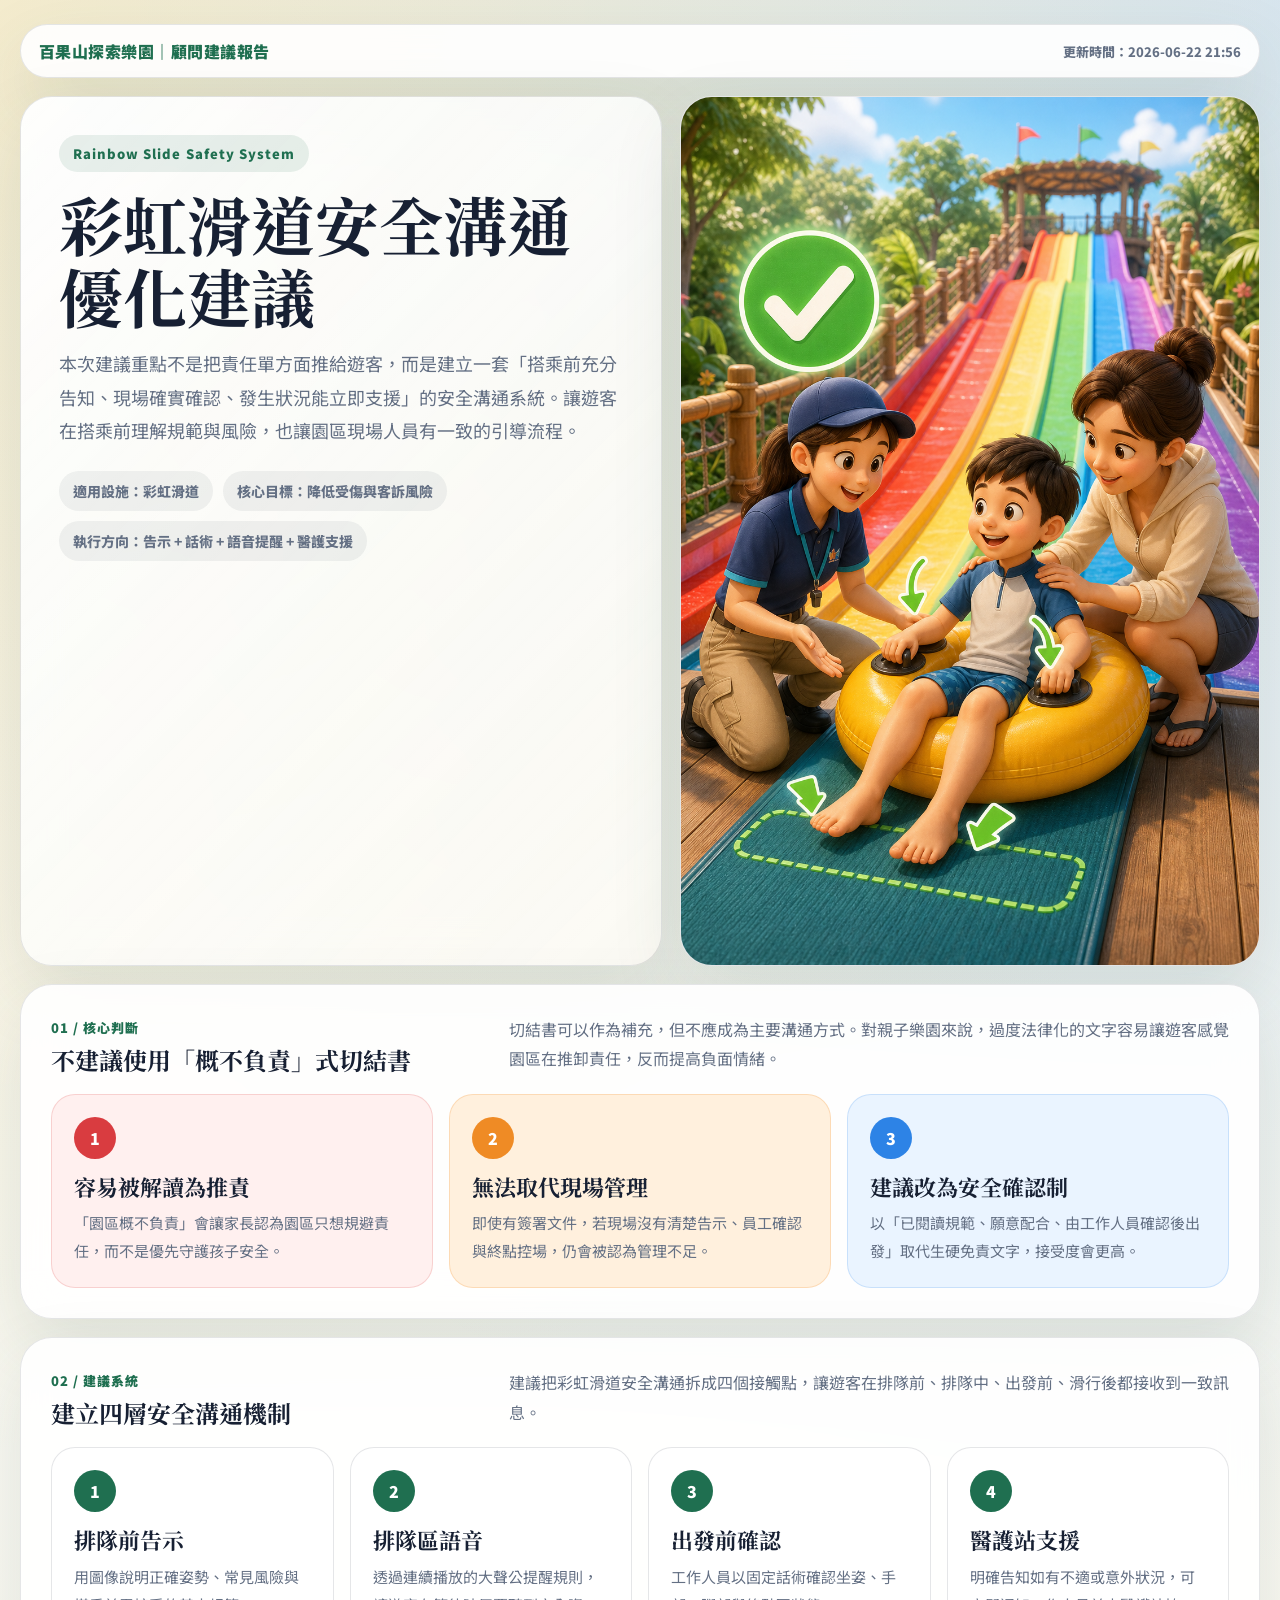
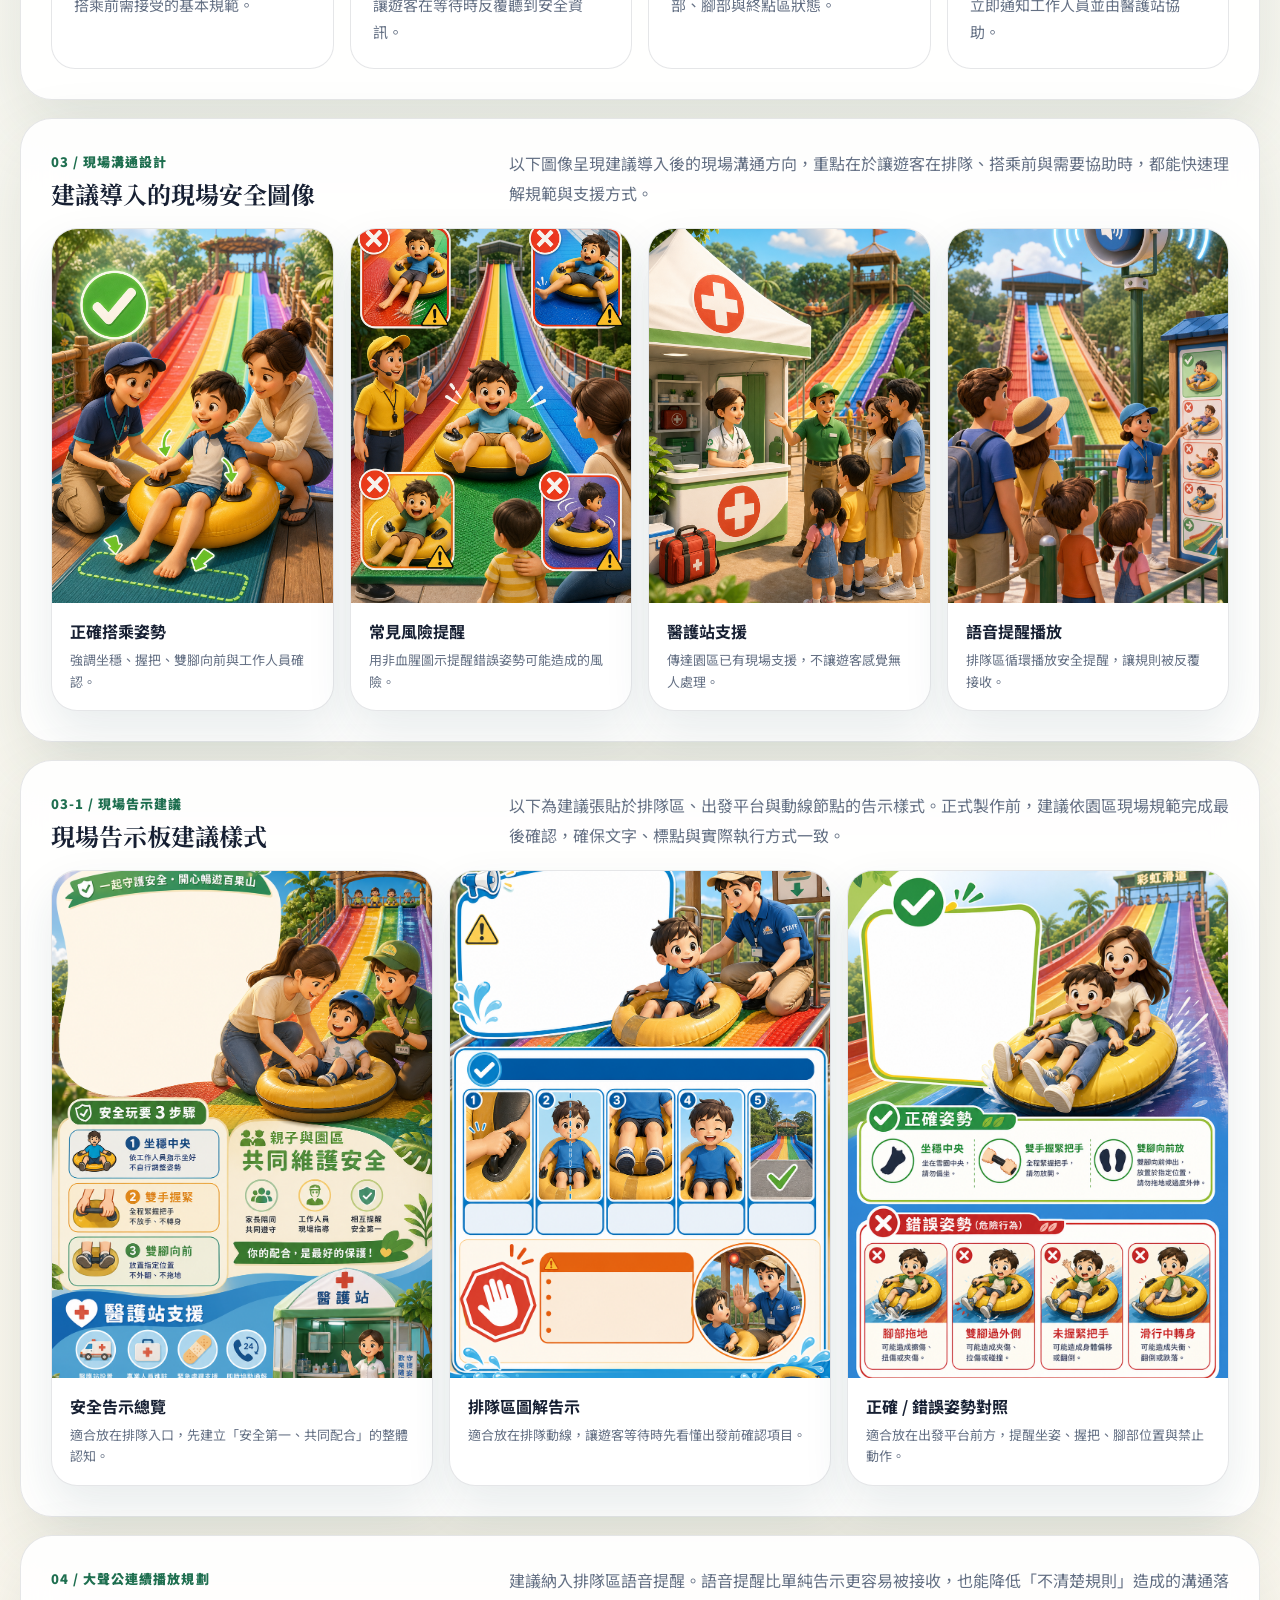
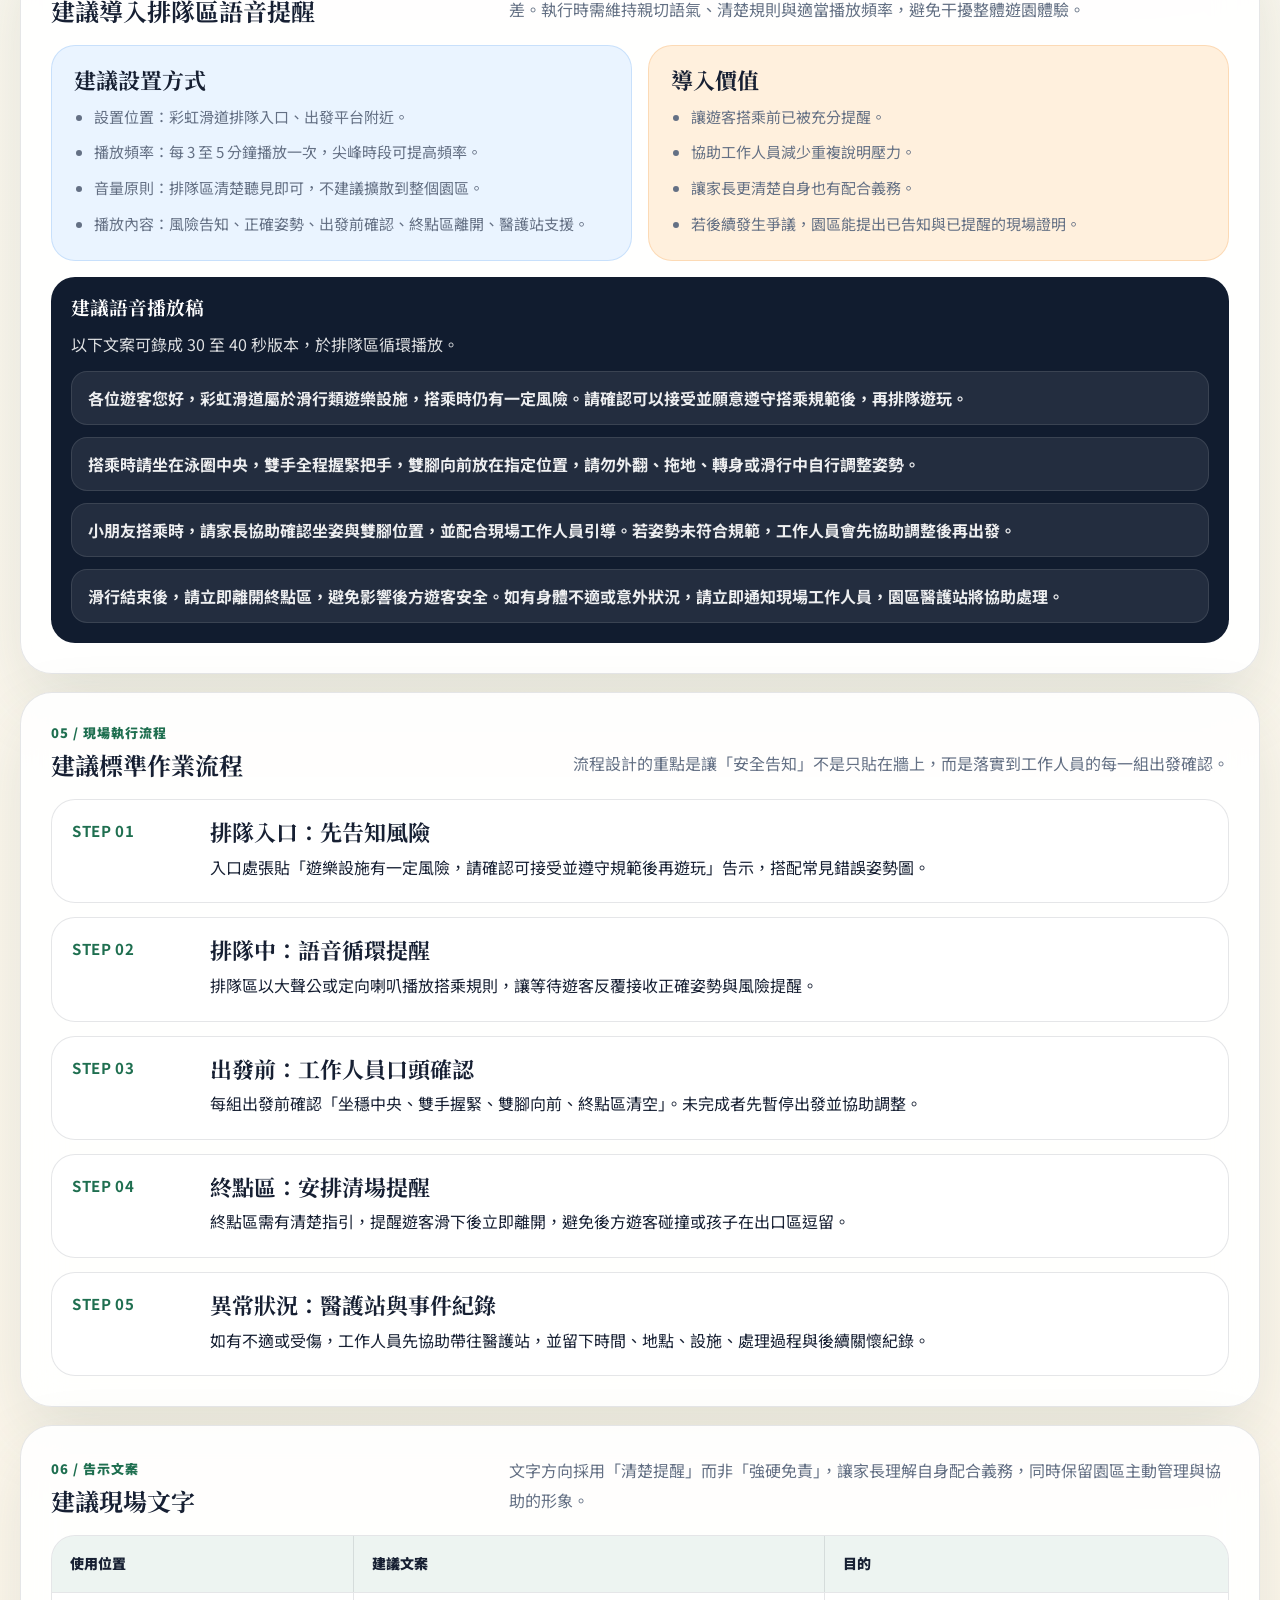
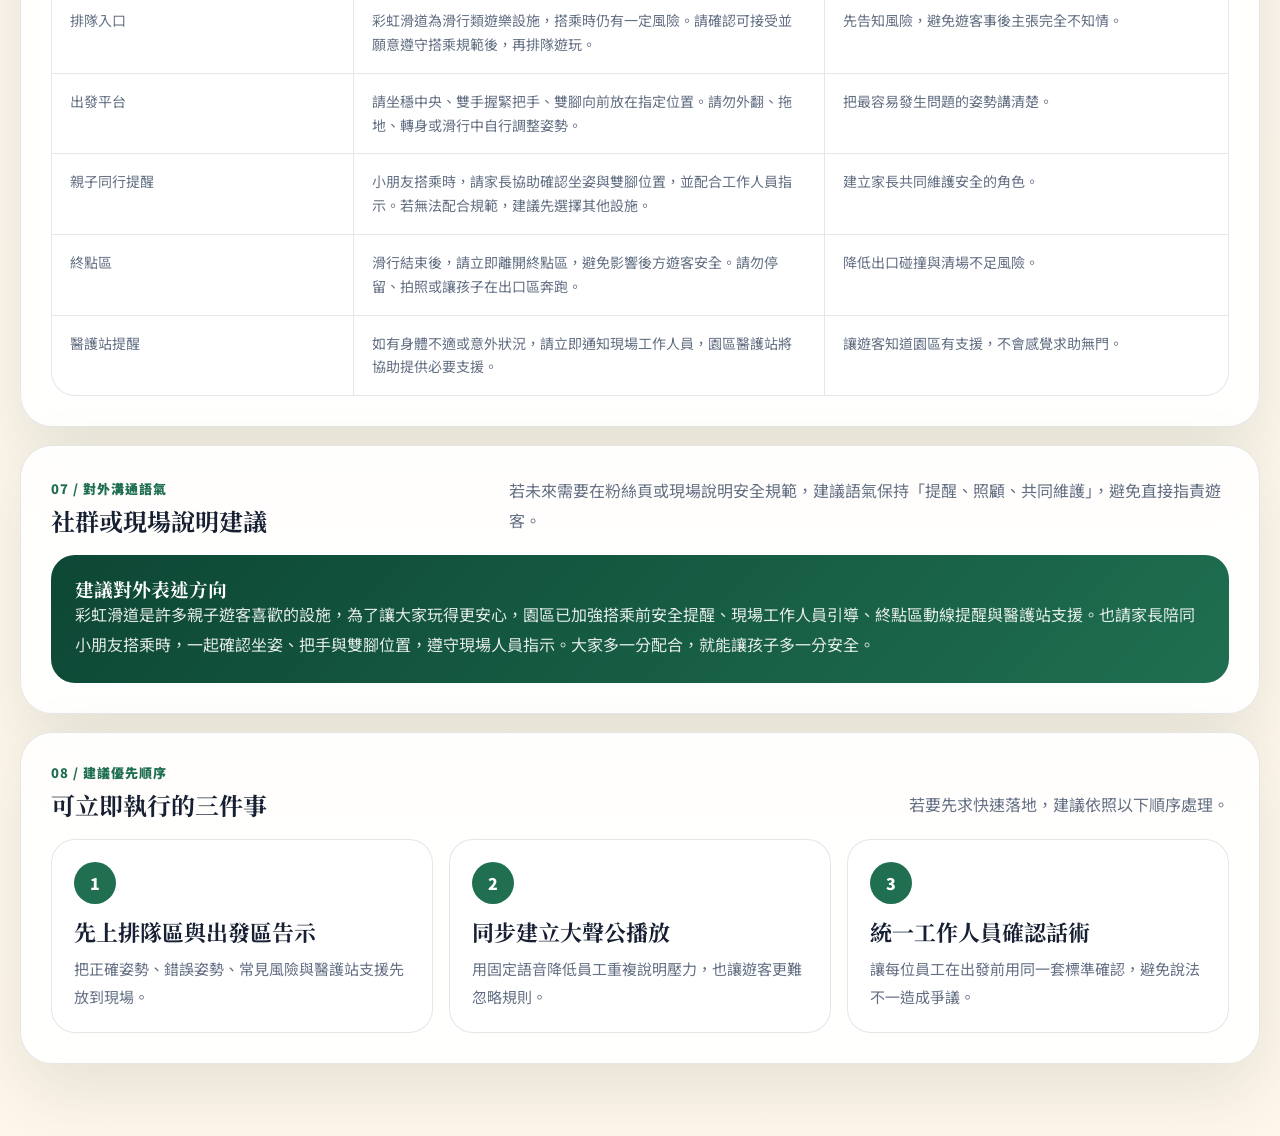
<file: rainbow-slide-safety-proposal-2026-06-22.html>
<!doctype html>
<html lang="zh-Hant">
<head>
  <meta charset="utf-8">
  <meta name="viewport" content="width=device-width, initial-scale=1">
  <title>百果山探索樂園｜彩虹滑道安全溝通優化建議</title>
  <link rel="preconnect" href="https://fonts.googleapis.com">
  <link rel="preconnect" href="https://fonts.gstatic.com" crossorigin>
  <link href="https://fonts.googleapis.com/css2?family=Noto+Sans+TC:wght@400;500;700;900&family=Noto+Serif+TC:wght@600;700;900&display=swap" rel="stylesheet">
  <style>
    :root {
      --bg: #f6f8f4;
      --bg2: #fff7ea;
      --ink: #172033;
      --muted: #647084;
      --line: rgba(23, 32, 51, 0.11);
      --card: rgba(255,255,255,0.9);
      --forest: #1f6f50;
      --forest2: #0d4735;
      --mint: #dff6ea;
      --blue: #2d83e6;
      --blue2: #0c5fb3;
      --blueSoft: #eaf4ff;
      --red: #d93c40;
      --redSoft: #fff0ef;
      --orange: #ef8b25;
      --orangeSoft: #fff0dd;
      --yellow: #ffd46a;
      --shadow: 0 28px 70px rgba(54, 82, 72, 0.13);
      --radius: 32px;
    }

    * { box-sizing: border-box; }

    html {
      scroll-behavior: smooth;
    }

    body {
      margin: 0;
      color: var(--ink);
      font-family: "Noto Sans TC", sans-serif;
      background:
        radial-gradient(circle at top left, rgba(255, 212, 106, 0.28), transparent 24%),
        radial-gradient(circle at top right, rgba(45, 131, 230, 0.16), transparent 26%),
        linear-gradient(180deg, var(--bg) 0%, var(--bg2) 100%);
    }

    h1, h2, h3 {
      margin: 0;
      line-height: 1.12;
      font-family: "Noto Serif TC", serif;
    }

    p, li {
      margin: 0;
      line-height: 1.85;
    }

    a { color: inherit; }

    .page {
      width: min(1240px, calc(100vw - 32px));
      margin: 0 auto;
      padding: 24px 0 72px;
    }

    .panel {
      border: 1px solid var(--line);
      border-radius: var(--radius);
      background: var(--card);
      box-shadow: var(--shadow);
      backdrop-filter: blur(20px);
    }

    .topbar {
      display: flex;
      justify-content: space-between;
      align-items: center;
      gap: 16px;
      margin-bottom: 18px;
      padding: 14px 18px;
    }

    .brand {
      color: var(--forest);
      font-weight: 900;
      letter-spacing: 0.03em;
    }

    .version {
      color: var(--muted);
      font-size: 13px;
      font-weight: 800;
    }

    .hero {
      display: grid;
      grid-template-columns: 1.05fr 0.95fr;
      gap: 18px;
      margin-bottom: 18px;
    }

    .hero-main {
      padding: 38px;
      background:
        linear-gradient(135deg, rgba(255,255,255,0.96), rgba(255,255,255,0.72)),
        linear-gradient(135deg, rgba(31,111,80,0.12), rgba(255,212,106,0.14));
    }

    .eyebrow {
      display: inline-flex;
      margin-bottom: 16px;
      padding: 9px 14px;
      border-radius: 999px;
      color: var(--forest);
      background: rgba(31, 111, 80, 0.1);
      font-size: 13px;
      font-weight: 900;
      letter-spacing: 0.08em;
    }

    .hero h1 {
      margin-bottom: 16px;
      font-size: clamp(38px, 5vw, 72px);
    }

    .hero-intro {
      max-width: 720px;
      color: var(--muted);
      font-size: 18px;
    }

    .hero-meta {
      display: flex;
      flex-wrap: wrap;
      gap: 10px;
      margin-top: 24px;
    }

    .pill {
      display: inline-flex;
      align-items: center;
      gap: 8px;
      padding: 10px 14px;
      border-radius: 999px;
      background: rgba(23, 32, 51, 0.06);
      color: var(--muted);
      font-size: 14px;
      font-weight: 800;
    }

    .hero-visual {
      overflow: hidden;
      min-height: 540px;
      background: #fff;
    }

    .hero-visual img {
      display: block;
      width: 100%;
      height: 100%;
      object-fit: cover;
    }

    .section {
      margin-top: 18px;
      padding: 30px;
    }

    .section-head {
      display: flex;
      justify-content: space-between;
      align-items: end;
      gap: 18px;
      margin-bottom: 20px;
    }

    .kicker {
      margin-bottom: 10px;
      color: var(--forest);
      font-size: 13px;
      font-weight: 900;
      letter-spacing: 0.08em;
    }

    .section-head p {
      max-width: 720px;
      color: var(--muted);
    }

    .grid-2, .grid-3, .grid-4 {
      display: grid;
      gap: 16px;
    }

    .grid-2 { grid-template-columns: repeat(2, 1fr); }
    .grid-3 { grid-template-columns: repeat(3, 1fr); }
    .grid-4 { grid-template-columns: repeat(4, 1fr); }

    .card {
      padding: 22px;
      border: 1px solid var(--line);
      border-radius: 24px;
      background: rgba(255,255,255,0.76);
    }

    .card h3 {
      margin-bottom: 10px;
      font-size: 22px;
    }

    .card p, .card li {
      color: var(--muted);
      font-size: 15px;
    }

    .card ul {
      display: grid;
      gap: 8px;
      margin: 0;
      padding-left: 20px;
    }

    .num {
      display: inline-flex;
      align-items: center;
      justify-content: center;
      width: 42px;
      height: 42px;
      margin-bottom: 16px;
      border-radius: 50%;
      color: #fff;
      background: var(--forest);
      font-weight: 900;
    }

    .warning {
      border-color: rgba(217,60,64,0.18);
      background: var(--redSoft);
    }

    .blue {
      border-color: rgba(45,131,230,0.18);
      background: var(--blueSoft);
    }

    .orange {
      border-color: rgba(239,139,37,0.22);
      background: var(--orangeSoft);
    }

    .visual-grid {
      display: grid;
      grid-template-columns: repeat(4, 1fr);
      gap: 16px;
    }

    .visual-card {
      overflow: hidden;
      border: 1px solid var(--line);
      border-radius: 26px;
      background: #fff;
      box-shadow: 0 20px 46px rgba(34, 68, 88, 0.1);
    }

    .visual-card img {
      display: block;
      width: 100%;
      aspect-ratio: 3 / 4;
      object-fit: cover;
    }

    .visual-caption {
      padding: 16px 18px 18px;
    }

    .visual-caption strong {
      display: block;
      margin-bottom: 6px;
      font-size: 16px;
    }

    .visual-caption span {
      display: block;
      color: var(--muted);
      font-size: 13px;
      line-height: 1.65;
    }

    .process {
      display: grid;
      gap: 14px;
    }

    .step {
      display: grid;
      grid-template-columns: 120px 1fr;
      gap: 18px;
      align-items: start;
      padding: 20px;
      border-radius: 24px;
      border: 1px solid var(--line);
      background: rgba(255,255,255,0.72);
    }

    .step strong {
      color: var(--forest);
      font-size: 15px;
      letter-spacing: 0.04em;
    }

    .step h3 {
      margin-bottom: 8px;
      font-size: 22px;
    }

    .script {
      display: grid;
      gap: 12px;
      padding: 20px;
      border-radius: 24px;
      background: #111c2f;
      color: #fff;
    }

    .script p {
      color: rgba(255,255,255,0.86);
      font-size: 16px;
    }

    .script .line {
      padding: 14px 16px;
      border-radius: 16px;
      background: rgba(255,255,255,0.08);
      border: 1px solid rgba(255,255,255,0.1);
      color: rgba(255,255,255,0.92);
      font-weight: 700;
    }

    .quote {
      padding: 24px;
      border-radius: 24px;
      color: #fff;
      background: linear-gradient(135deg, var(--forest2), var(--forest));
    }

    .quote p {
      color: rgba(255,255,255,0.88);
    }

    .table {
      overflow: hidden;
      border: 1px solid var(--line);
      border-radius: 24px;
      background: rgba(255,255,255,0.76);
    }

    .row {
      display: grid;
      grid-template-columns: 0.9fr 1.4fr 1.2fr;
      gap: 0;
      border-bottom: 1px solid var(--line);
    }

    .row:last-child { border-bottom: 0; }

    .row > div {
      padding: 16px 18px;
      border-right: 1px solid var(--line);
      color: var(--muted);
      font-size: 14px;
      line-height: 1.7;
    }

    .row > div:last-child { border-right: 0; }

    .row.head > div {
      color: var(--ink);
      background: rgba(31,111,80,0.08);
      font-weight: 900;
    }

    @media (max-width: 980px) {
      .hero,
      .grid-2,
      .grid-3,
      .grid-4,
      .visual-grid {
        grid-template-columns: 1fr;
      }

      .step {
        grid-template-columns: 1fr;
      }

      .row {
        grid-template-columns: 1fr;
      }

      .row > div {
        border-right: 0;
        border-bottom: 1px solid var(--line);
      }

      .row > div:last-child {
        border-bottom: 0;
      }
    }
  </style>
</head>
<body>
  <main class="page">
    <header class="topbar panel">
      <div class="brand">百果山探索樂園｜顧問建議報告</div>
      <div class="version">更新時間：2026-06-22 21:56</div>
    </header>

    <section class="hero">
      <div class="hero-main panel">
        <div class="eyebrow">Rainbow Slide Safety System</div>
        <h1>彩虹滑道安全溝通優化建議</h1>
        <p class="hero-intro">
          本次建議重點不是把責任單方面推給遊客，而是建立一套「搭乘前充分告知、現場確實確認、發生狀況能立即支援」的安全溝通系統。讓遊客在搭乘前理解規範與風險，也讓園區現場人員有一致的引導流程。
        </p>
        <div class="hero-meta">
          <span class="pill">適用設施：彩虹滑道</span>
          <span class="pill">核心目標：降低受傷與客訴風險</span>
          <span class="pill">執行方向：告示 + 話術 + 語音提醒 + 醫護支援</span>
        </div>
      </div>
      <div class="hero-visual panel">
        <img src="assets/rainbow-slide-safety-2026-06-22/image2-final/01-correct-riding-posture.png" alt="彩虹滑道正確搭乘示意">
      </div>
    </section>

    <section class="section panel">
      <div class="section-head">
        <div>
          <div class="kicker">01 / 核心判斷</div>
          <h2>不建議使用「概不負責」式切結書</h2>
        </div>
        <p>切結書可以作為補充，但不應成為主要溝通方式。對親子樂園來說，過度法律化的文字容易讓遊客感覺園區在推卸責任，反而提高負面情緒。</p>
      </div>
      <div class="grid-3">
        <article class="card warning">
          <span class="num" style="background: var(--red);">1</span>
          <h3>容易被解讀為推責</h3>
          <p>「園區概不負責」會讓家長認為園區只想規避責任，而不是優先守護孩子安全。</p>
        </article>
        <article class="card orange">
          <span class="num" style="background: var(--orange);">2</span>
          <h3>無法取代現場管理</h3>
          <p>即使有簽署文件，若現場沒有清楚告示、員工確認與終點控場，仍會被認為管理不足。</p>
        </article>
        <article class="card blue">
          <span class="num" style="background: var(--blue);">3</span>
          <h3>建議改為安全確認制</h3>
          <p>以「已閱讀規範、願意配合、由工作人員確認後出發」取代生硬免責文字，接受度會更高。</p>
        </article>
      </div>
    </section>

    <section class="section panel">
      <div class="section-head">
        <div>
          <div class="kicker">02 / 建議系統</div>
          <h2>建立四層安全溝通機制</h2>
        </div>
        <p>建議把彩虹滑道安全溝通拆成四個接觸點，讓遊客在排隊前、排隊中、出發前、滑行後都接收到一致訊息。</p>
      </div>
      <div class="grid-4">
        <article class="card">
          <span class="num">1</span>
          <h3>排隊前告示</h3>
          <p>用圖像說明正確姿勢、常見風險與搭乘前需接受的基本規範。</p>
        </article>
        <article class="card">
          <span class="num">2</span>
          <h3>排隊區語音</h3>
          <p>透過連續播放的大聲公提醒規則，讓遊客在等待時反覆聽到安全資訊。</p>
        </article>
        <article class="card">
          <span class="num">3</span>
          <h3>出發前確認</h3>
          <p>工作人員以固定話術確認坐姿、手部、腳部與終點區狀態。</p>
        </article>
        <article class="card">
          <span class="num">4</span>
          <h3>醫護站支援</h3>
          <p>明確告知如有不適或意外狀況，可立即通知工作人員並由醫護站協助。</p>
        </article>
      </div>
    </section>

    <section class="section panel">
      <div class="section-head">
        <div>
          <div class="kicker">03 / 現場溝通設計</div>
          <h2>建議導入的現場安全圖像</h2>
        </div>
        <p>以下圖像呈現建議導入後的現場溝通方向，重點在於讓遊客在排隊、搭乘前與需要協助時，都能快速理解規範與支援方式。</p>
      </div>
      <div class="visual-grid">
        <article class="visual-card">
          <img src="assets/rainbow-slide-safety-2026-06-22/image2-final/01-correct-riding-posture.png" alt="正確搭乘姿勢">
          <div class="visual-caption">
            <strong>正確搭乘姿勢</strong>
            <span>強調坐穩、握把、雙腳向前與工作人員確認。</span>
          </div>
        </article>
        <article class="visual-card">
          <img src="assets/rainbow-slide-safety-2026-06-22/image2-final/02-risk-awareness-visual.png" alt="常見風險提醒">
          <div class="visual-caption">
            <strong>常見風險提醒</strong>
            <span>用非血腥圖示提醒錯誤姿勢可能造成的風險。</span>
          </div>
        </article>
        <article class="visual-card">
          <img src="assets/rainbow-slide-safety-2026-06-22/image2-final/03-medical-station-support.png" alt="醫護站支援">
          <div class="visual-caption">
            <strong>醫護站支援</strong>
            <span>傳達園區已有現場支援，不讓遊客感覺無人處理。</span>
          </div>
        </article>
        <article class="visual-card">
          <img src="assets/rainbow-slide-safety-2026-06-22/image2-final/04-audio-broadcast-system.png" alt="語音提醒播放">
          <div class="visual-caption">
            <strong>語音提醒播放</strong>
            <span>排隊區循環播放安全提醒，讓規則被反覆接收。</span>
          </div>
        </article>
      </div>
    </section>

    <section class="section panel">
      <div class="section-head">
        <div>
          <div class="kicker">03-1 / 現場告示建議</div>
          <h2>現場告示板建議樣式</h2>
        </div>
        <p>以下為建議張貼於排隊區、出發平台與動線節點的告示樣式。正式製作前，建議依園區現場規範完成最後確認，確保文字、標點與實際執行方式一致。</p>
      </div>
      <div class="visual-grid" style="grid-template-columns: repeat(3, 1fr);">
        <article class="visual-card">
          <img src="assets/rainbow-slide-safety-2026-06-22/image2-signage-reference/01-safety-overview-signage-reference.png" alt="安全告示總覽參考">
          <div class="visual-caption">
            <strong>安全告示總覽</strong>
            <span>適合放在排隊入口，先建立「安全第一、共同配合」的整體認知。</span>
          </div>
        </article>
        <article class="visual-card">
          <img src="assets/rainbow-slide-safety-2026-06-22/image2-signage-reference/02-queue-instruction-signage-reference.png" alt="排隊區圖解告示參考">
          <div class="visual-caption">
            <strong>排隊區圖解告示</strong>
            <span>適合放在排隊動線，讓遊客等待時先看懂出發前確認項目。</span>
          </div>
        </article>
        <article class="visual-card">
          <img src="assets/rainbow-slide-safety-2026-06-22/image2-signage-reference/03-correct-wrong-posture-signage-reference.png" alt="正確與錯誤姿勢告示參考">
          <div class="visual-caption">
            <strong>正確 / 錯誤姿勢對照</strong>
            <span>適合放在出發平台前方，提醒坐姿、握把、腳部位置與禁止動作。</span>
          </div>
        </article>
      </div>
    </section>

    <section class="section panel">
      <div class="section-head">
        <div>
          <div class="kicker">04 / 大聲公連續播放規劃</div>
          <h2>建議導入排隊區語音提醒</h2>
        </div>
        <p>建議納入排隊區語音提醒。語音提醒比單純告示更容易被接收，也能降低「不清楚規則」造成的溝通落差。執行時需維持親切語氣、清楚規則與適當播放頻率，避免干擾整體遊園體驗。</p>
      </div>
      <div class="grid-2">
        <article class="card blue">
          <h3>建議設置方式</h3>
          <ul>
            <li>設置位置：彩虹滑道排隊入口、出發平台附近。</li>
            <li>播放頻率：每 3 至 5 分鐘播放一次，尖峰時段可提高頻率。</li>
            <li>音量原則：排隊區清楚聽見即可，不建議擴散到整個園區。</li>
            <li>播放內容：風險告知、正確姿勢、出發前確認、終點區離開、醫護站支援。</li>
          </ul>
        </article>
        <article class="card orange">
          <h3>導入價值</h3>
          <ul>
            <li>讓遊客搭乘前已被充分提醒。</li>
            <li>協助工作人員減少重複說明壓力。</li>
            <li>讓家長更清楚自身也有配合義務。</li>
            <li>若後續發生爭議，園區能提出已告知與已提醒的現場證明。</li>
          </ul>
        </article>
      </div>
      <div style="height:16px"></div>
      <div class="script">
        <h3>建議語音播放稿</h3>
        <p>以下文案可錄成 30 至 40 秒版本，於排隊區循環播放。</p>
        <div class="line">各位遊客您好，彩虹滑道屬於滑行類遊樂設施，搭乘時仍有一定風險。請確認可以接受並願意遵守搭乘規範後，再排隊遊玩。</div>
        <div class="line">搭乘時請坐在泳圈中央，雙手全程握緊把手，雙腳向前放在指定位置，請勿外翻、拖地、轉身或滑行中自行調整姿勢。</div>
        <div class="line">小朋友搭乘時，請家長協助確認坐姿與雙腳位置，並配合現場工作人員引導。若姿勢未符合規範，工作人員會先協助調整後再出發。</div>
        <div class="line">滑行結束後，請立即離開終點區，避免影響後方遊客安全。如有身體不適或意外狀況，請立即通知現場工作人員，園區醫護站將協助處理。</div>
      </div>
    </section>

    <section class="section panel">
      <div class="section-head">
        <div>
          <div class="kicker">05 / 現場執行流程</div>
          <h2>建議標準作業流程</h2>
        </div>
        <p>流程設計的重點是讓「安全告知」不是只貼在牆上，而是落實到工作人員的每一組出發確認。</p>
      </div>
      <div class="process">
        <div class="step">
          <strong>STEP 01</strong>
          <div>
            <h3>排隊入口：先告知風險</h3>
            <p>入口處張貼「遊樂設施有一定風險，請確認可接受並遵守規範後再遊玩」告示，搭配常見錯誤姿勢圖。</p>
          </div>
        </div>
        <div class="step">
          <strong>STEP 02</strong>
          <div>
            <h3>排隊中：語音循環提醒</h3>
            <p>排隊區以大聲公或定向喇叭播放搭乘規則，讓等待遊客反覆接收正確姿勢與風險提醒。</p>
          </div>
        </div>
        <div class="step">
          <strong>STEP 03</strong>
          <div>
            <h3>出發前：工作人員口頭確認</h3>
            <p>每組出發前確認「坐穩中央、雙手握緊、雙腳向前、終點區清空」。未完成者先暫停出發並協助調整。</p>
          </div>
        </div>
        <div class="step">
          <strong>STEP 04</strong>
          <div>
            <h3>終點區：安排清場提醒</h3>
            <p>終點區需有清楚指引，提醒遊客滑下後立即離開，避免後方遊客碰撞或孩子在出口區逗留。</p>
          </div>
        </div>
        <div class="step">
          <strong>STEP 05</strong>
          <div>
            <h3>異常狀況：醫護站與事件紀錄</h3>
            <p>如有不適或受傷，工作人員先協助帶往醫護站，並留下時間、地點、設施、處理過程與後續關懷紀錄。</p>
          </div>
        </div>
      </div>
    </section>

    <section class="section panel">
      <div class="section-head">
        <div>
          <div class="kicker">06 / 告示文案</div>
          <h2>建議現場文字</h2>
        </div>
        <p>文字方向採用「清楚提醒」而非「強硬免責」，讓家長理解自身配合義務，同時保留園區主動管理與協助的形象。</p>
      </div>
      <div class="table">
        <div class="row head">
          <div>使用位置</div>
          <div>建議文案</div>
          <div>目的</div>
        </div>
        <div class="row">
          <div>排隊入口</div>
          <div>彩虹滑道為滑行類遊樂設施，搭乘時仍有一定風險。請確認可接受並願意遵守搭乘規範後，再排隊遊玩。</div>
          <div>先告知風險，避免遊客事後主張完全不知情。</div>
        </div>
        <div class="row">
          <div>出發平台</div>
          <div>請坐穩中央、雙手握緊把手、雙腳向前放在指定位置。請勿外翻、拖地、轉身或滑行中自行調整姿勢。</div>
          <div>把最容易發生問題的姿勢講清楚。</div>
        </div>
        <div class="row">
          <div>親子同行提醒</div>
          <div>小朋友搭乘時，請家長協助確認坐姿與雙腳位置，並配合工作人員指示。若無法配合規範，建議先選擇其他設施。</div>
          <div>建立家長共同維護安全的角色。</div>
        </div>
        <div class="row">
          <div>終點區</div>
          <div>滑行結束後，請立即離開終點區，避免影響後方遊客安全。請勿停留、拍照或讓孩子在出口區奔跑。</div>
          <div>降低出口碰撞與清場不足風險。</div>
        </div>
        <div class="row">
          <div>醫護站提醒</div>
          <div>如有身體不適或意外狀況，請立即通知現場工作人員，園區醫護站將協助提供必要支援。</div>
          <div>讓遊客知道園區有支援，不會感覺求助無門。</div>
        </div>
      </div>
    </section>

    <section class="section panel">
      <div class="section-head">
        <div>
          <div class="kicker">07 / 對外溝通語氣</div>
          <h2>社群或現場說明建議</h2>
        </div>
        <p>若未來需要在粉絲頁或現場說明安全規範，建議語氣保持「提醒、照顧、共同維護」，避免直接指責遊客。</p>
      </div>
      <div class="quote">
        <h3>建議對外表述方向</h3>
        <p>
          彩虹滑道是許多親子遊客喜歡的設施，為了讓大家玩得更安心，園區已加強搭乘前安全提醒、現場工作人員引導、終點區動線提醒與醫護站支援。也請家長陪同小朋友搭乘時，一起確認坐姿、把手與雙腳位置，遵守現場人員指示。大家多一分配合，就能讓孩子多一分安全。
        </p>
      </div>
    </section>

    <section class="section panel">
      <div class="section-head">
        <div>
          <div class="kicker">08 / 建議優先順序</div>
          <h2>可立即執行的三件事</h2>
        </div>
        <p>若要先求快速落地，建議依照以下順序處理。</p>
      </div>
      <div class="grid-3">
        <article class="card">
          <span class="num">1</span>
          <h3>先上排隊區與出發區告示</h3>
          <p>把正確姿勢、錯誤姿勢、常見風險與醫護站支援先放到現場。</p>
        </article>
        <article class="card">
          <span class="num">2</span>
          <h3>同步建立大聲公播放</h3>
          <p>用固定語音降低員工重複說明壓力，也讓遊客更難忽略規則。</p>
        </article>
        <article class="card">
          <span class="num">3</span>
          <h3>統一工作人員確認話術</h3>
          <p>讓每位員工在出發前用同一套標準確認，避免說法不一造成爭議。</p>
        </article>
      </div>
    </section>
  </main>
</body>
</html>
</file>
<file: war-room/styles.css>
:root {
  --bg: #fff6fb;
  --bg-2: #f7fbff;
  --panel: rgba(255, 255, 255, 0.7);
  --panel-strong: rgba(255, 255, 255, 0.9);
  --line: rgba(148, 163, 184, 0.18);
  --line-strong: rgba(148, 163, 184, 0.3);
  --text: #3f3552;
  --text-soft: #605872;
  --muted: #8b84a0;
  --accent: #8b7ff7;
  --accent-soft: rgba(139, 127, 247, 0.14);
  --emerald: #4db8a2;
  --emerald-soft: rgba(77, 184, 162, 0.14);
  --amber: #f29a7a;
  --amber-soft: rgba(242, 154, 122, 0.15);
  --purple-soft: rgba(214, 169, 255, 0.18);
  --pink-soft: rgba(255, 177, 203, 0.18);
  --yellow-soft: rgba(255, 230, 166, 0.2);
  --shadow-lg: 0 30px 80px rgba(173, 163, 208, 0.24);
  --shadow-md: 0 18px 42px rgba(186, 178, 219, 0.18);
  --radius-xl: 32px;
  --radius-lg: 24px;
  --radius-md: 18px;
}

* {
  box-sizing: border-box;
}

html,
body {
  margin: 0;
  min-height: 100%;
  color: var(--text);
  background:
    radial-gradient(circle at 0% 0%, rgba(255, 190, 219, 0.34), transparent 26%),
    radial-gradient(circle at 100% 10%, rgba(182, 215, 255, 0.34), transparent 28%),
    radial-gradient(circle at 50% 100%, rgba(192, 244, 224, 0.28), transparent 24%),
    linear-gradient(180deg, var(--bg) 0%, var(--bg-2) 100%);
  font-family: "SF Pro Display", "PingFang TC", "Noto Sans TC", -apple-system, BlinkMacSystemFont, sans-serif;
}

body {
  position: relative;
  line-height: 1.68;
}

body::before,
body::after {
  content: "";
  position: fixed;
  inset: auto;
  width: 380px;
  height: 380px;
  border-radius: 50%;
  filter: blur(80px);
  opacity: 0.4;
  z-index: 0;
  pointer-events: none;
}

body::before {
  top: -120px;
  right: -80px;
  background: rgba(255, 186, 214, 0.4);
}

body::after {
  bottom: -120px;
  left: -80px;
  background: rgba(176, 226, 255, 0.32);
}

h1,
h2,
h3,
h4 {
  margin: 0;
  letter-spacing: -0.04em;
  line-height: 1.08;
  font-weight: 700;
}

p {
  margin: 0;
}

a {
  color: inherit;
}

button {
  font: inherit;
}

.shell {
  position: relative;
  z-index: 1;
  width: min(1460px, calc(100vw - 36px));
  margin: 0 auto;
  padding: 28px 0 40px;
}

.panel {
  border: 1px solid var(--line);
  border-radius: var(--radius-xl);
  background: linear-gradient(180deg, rgba(255, 255, 255, 0.76), rgba(255, 250, 255, 0.62));
  backdrop-filter: blur(26px) saturate(160%);
  -webkit-backdrop-filter: blur(26px) saturate(160%);
  box-shadow: var(--shadow-md);
}

.topbar {
  display: grid;
  grid-template-columns: 1.25fr 0.75fr;
  gap: 24px;
  padding: 28px;
}

.eyebrow,
.section-kicker {
  margin-bottom: 10px;
  font-size: 12px;
  font-weight: 700;
  letter-spacing: 0.18em;
  color: var(--accent);
  text-transform: uppercase;
}

.topbar h1 {
  font-size: clamp(38px, 4.6vw, 72px);
}

.topbar-copy {
  max-width: 760px;
  margin-top: 14px;
  color: var(--text-soft);
  font-size: 17px;
}

.topbar-meta {
  display: grid;
  grid-template-columns: repeat(3, minmax(0, 1fr));
  gap: 14px;
  align-self: stretch;
}

.meta-card {
  display: flex;
  flex-direction: column;
  justify-content: space-between;
  padding: 18px 18px 16px;
  border-radius: var(--radius-md);
  background: rgba(255, 255, 255, 0.72);
  border: 1px solid rgba(255, 255, 255, 0.7);
  box-shadow: inset 0 1px 0 rgba(255, 255, 255, 0.8);
}

.meta-card span {
  color: var(--muted);
  font-size: 13px;
}

.meta-card strong {
  margin-top: 18px;
  font-size: 21px;
  font-weight: 700;
}

.command-strip {
  display: grid;
  grid-template-columns: minmax(320px, 390px) 1fr;
  gap: 22px;
  margin-top: 18px;
  padding: 24px 26px;
}

.dropdown {
  position: relative;
}

.dropdown-trigger {
  position: relative;
  width: 100%;
  padding: 18px 20px;
  border: 1px solid rgba(255, 255, 255, 0.82);
  border-radius: 24px;
  background: linear-gradient(180deg, rgba(255, 255, 255, 0.92), rgba(255, 255, 255, 0.74));
  box-shadow: inset 0 1px 0 rgba(255, 255, 255, 0.86);
  color: var(--text);
  text-align: left;
  cursor: pointer;
}

.dropdown-trigger:hover {
  border-color: rgba(139, 127, 247, 0.26);
  transform: translateY(-1px);
}

.dropdown-label {
  display: block;
  font-size: 12px;
  color: var(--muted);
  letter-spacing: 0.12em;
  text-transform: uppercase;
}

.dropdown-trigger strong {
  display: block;
  margin-top: 8px;
  font-size: 22px;
}

.dropdown-caret {
  position: absolute;
  right: 18px;
  top: 50%;
  transform: translateY(-50%);
  color: var(--accent);
  font-size: 18px;
}

.dropdown-menu {
  position: absolute;
  left: 0;
  right: 0;
  top: calc(100% + 12px);
  z-index: 30;
  padding: 10px;
  border-radius: 24px;
  border: 1px solid rgba(255, 255, 255, 0.88);
  background: rgba(255, 255, 255, 0.92);
  box-shadow: var(--shadow-lg);
  backdrop-filter: blur(24px);
}

.dropdown-item {
  width: 100%;
  padding: 14px 14px 16px;
  border: none;
  border-radius: 18px;
  background: transparent;
  color: var(--text);
  text-align: left;
  cursor: pointer;
}

.dropdown-item:hover,
.dropdown-item.active {
  background: linear-gradient(180deg, rgba(255, 201, 225, 0.24), rgba(199, 224, 255, 0.22));
}

.dropdown-item:disabled {
  cursor: not-allowed;
  opacity: 0.45;
}

.dropdown-item strong,
.dropdown-item span,
.dropdown-item small {
  display: block;
}

.dropdown-item strong {
  font-size: 16px;
}

.dropdown-item span,
.dropdown-item small {
  color: var(--muted);
}

.command-note {
  display: flex;
  flex-direction: column;
  justify-content: center;
}

.command-note h2 {
  font-size: clamp(26px, 3vw, 42px);
}

.command-note p:last-child {
  margin-top: 10px;
  max-width: 760px;
  color: var(--text-soft);
}

.hero-panel {
  display: grid;
  grid-template-columns: 1.16fr 0.84fr;
  gap: 18px;
  margin-top: 18px;
  padding: 22px;
}

.hero-main,
.hero-side-card,
.sidebar-card,
.view-card,
.sidebar-tabs {
  background: linear-gradient(180deg, rgba(255, 255, 255, 0.84), rgba(255, 249, 254, 0.68));
  border: 1px solid rgba(255, 255, 255, 0.78);
  box-shadow: inset 0 1px 0 rgba(255, 255, 255, 0.86);
}

.hero-main {
  padding: 28px;
  border-radius: var(--radius-lg);
  min-height: 324px;
}

.hero-status-row {
  display: flex;
  flex-wrap: wrap;
  gap: 10px;
  align-items: center;
}

.status-badge,
.project-tag,
.micro-badge,
.card-label,
.tag {
  display: inline-flex;
  align-items: center;
  justify-content: center;
  min-height: 32px;
  padding: 7px 12px;
  border-radius: 999px;
  font-size: 12px;
  font-weight: 700;
  letter-spacing: 0.02em;
}

.status-badge {
  background: var(--emerald-soft);
  color: var(--emerald);
}

.project-tag {
  background: var(--accent-soft);
  color: var(--accent);
}

.hero-main h2 {
  margin-top: 16px;
  font-size: clamp(30px, 3.4vw, 52px);
}

.hero-summary {
  max-width: 780px;
  margin-top: 14px;
  color: var(--text-soft);
  font-size: 18px;
}

.hero-actions {
  display: flex;
  flex-wrap: wrap;
  gap: 12px;
  margin-top: 26px;
}

.action-link,
.action-button,
.action-placeholder {
  display: inline-flex;
  align-items: center;
  justify-content: center;
  min-height: 48px;
  padding: 0 18px;
  border-radius: 999px;
  border: 1px solid rgba(255, 255, 255, 0.88);
  background: rgba(255, 255, 255, 0.86);
  color: var(--text);
  text-decoration: none;
  box-shadow: 0 10px 24px rgba(15, 23, 42, 0.06);
}

.action-button {
  cursor: pointer;
}

.action-link:hover,
.action-button:hover {
  transform: translateY(-1px);
  background: #ffffff;
}

.hero-side {
  display: grid;
  gap: 14px;
}

.hero-side-card {
  padding: 20px;
  border-radius: var(--radius-lg);
}

.hero-side-card span {
  display: block;
  color: var(--muted);
  font-size: 13px;
}

.hero-side-card strong {
  display: block;
  margin-top: 14px;
  font-size: 30px;
  letter-spacing: -0.04em;
}

.hero-side-card p {
  margin-top: 8px;
  color: var(--text-soft);
}

.workspace {
  display: grid;
  grid-template-columns: 320px minmax(0, 1fr);
  gap: 18px;
  margin-top: 18px;
  align-items: start;
}

.sidebar {
  position: sticky;
  top: 20px;
  display: grid;
  gap: 16px;
  max-height: calc(100vh - 40px);
  overflow: auto;
  padding-right: 4px;
}

.sidebar::-webkit-scrollbar {
  width: 8px;
}

.sidebar::-webkit-scrollbar-thumb {
  background: rgba(148, 163, 184, 0.4);
  border-radius: 999px;
}

.sidebar-tabs {
  display: grid;
  gap: 10px;
  padding: 14px;
  border-radius: var(--radius-xl);
}

.sidebar-tab {
  width: 100%;
  padding: 14px 16px;
  border-radius: 18px;
  border: 1px solid transparent;
  background: transparent;
  color: var(--muted);
  text-align: left;
  cursor: pointer;
  transition: background 180ms ease, transform 180ms ease, border-color 180ms ease;
}

.sidebar-tab:hover {
  transform: translateX(2px);
  background: rgba(255, 255, 255, 0.56);
  border-color: rgba(139, 127, 247, 0.14);
}

.sidebar-tab.active {
  background: linear-gradient(180deg, rgba(255, 205, 226, 0.34), rgba(211, 223, 255, 0.3));
  border-color: rgba(139, 127, 247, 0.18);
  color: var(--text);
  box-shadow: 0 14px 28px rgba(186, 178, 219, 0.2);
}

.sidebar-tab span {
  display: block;
  font-weight: 700;
}

.sidebar-tab small {
  display: block;
  margin-top: 6px;
  color: var(--muted);
}

.sidebar-card {
  padding: 20px;
  border-radius: var(--radius-xl);
}

.stack-list {
  display: grid;
  gap: 12px;
  margin: 0;
  padding-left: 18px;
  color: var(--text-soft);
}

.content {
  min-width: 0;
}

.view-container {
  min-height: 780px;
}

.view-card {
  padding: 28px;
  border-radius: var(--radius-xl);
}

.view-header {
  display: grid;
  grid-template-columns: minmax(0, 360px) minmax(0, 1fr);
  gap: 24px;
  align-items: end;
  margin-bottom: 20px;
}

.view-header p:last-child {
  color: var(--text-soft);
}

.grid-2,
.grid-3,
.grid-4,
.timeline,
.topic-grid,
.request-grid,
.schedule-grid {
  display: grid;
  gap: 16px;
}

.grid-2 {
  grid-template-columns: repeat(2, minmax(0, 1fr));
}

.grid-3 {
  grid-template-columns: repeat(3, minmax(0, 1fr));
}

.grid-4 {
  grid-template-columns: repeat(4, minmax(0, 1fr));
}

.timeline {
  grid-template-columns: 1fr;
}

.topic-grid,
.request-grid,
.schedule-grid {
  grid-template-columns: repeat(2, minmax(0, 1fr));
}

.soft-card,
.timeline-item,
.topic-card,
.request-card,
.schedule-card,
.update-card {
  padding: 22px;
  border-radius: var(--radius-lg);
  border: 1px solid rgba(255, 255, 255, 0.82);
  background: linear-gradient(180deg, rgba(255, 255, 255, 0.78), rgba(255, 248, 252, 0.72));
  box-shadow: 0 16px 30px rgba(186, 178, 219, 0.14);
}

.soft-card p,
.soft-card li,
.timeline-item p,
.topic-card p,
.topic-card li,
.request-card p,
.request-card li,
.update-card p,
.update-card li {
  color: var(--text-soft);
}

.soft-card ul,
.timeline-item ul,
.topic-card ul,
.request-card ul,
.update-card ul {
  margin: 14px 0 0;
  padding-left: 18px;
}

.timeline-item {
  display: grid;
  grid-template-columns: 132px minmax(0, 1fr);
  gap: 18px;
}

.timeline-date {
  display: inline-flex;
  align-items: center;
  justify-content: center;
  min-height: 68px;
  padding: 10px 12px;
  border-radius: 20px;
  background: linear-gradient(180deg, rgba(255, 205, 226, 0.34), rgba(211, 223, 255, 0.3));
  color: var(--accent);
  text-align: center;
  font-weight: 700;
}

.micro-badge {
  margin-right: 8px;
  background: var(--amber-soft);
  color: var(--amber);
}

.card-label {
  margin-bottom: 12px;
  background: rgba(240, 220, 255, 0.42);
  color: var(--muted);
}

.tag-row {
  display: flex;
  flex-wrap: wrap;
  gap: 8px;
  margin-bottom: 12px;
}

.tag {
  background: rgba(246, 230, 255, 0.7);
  color: var(--muted);
}

.tag.ready {
  background: var(--emerald-soft);
  color: var(--emerald);
}

.tag.waiting {
  background: var(--amber-soft);
  color: var(--amber);
}

.tag.idea {
  background: var(--purple-soft);
  color: #4f46e5;
}

.inspiration-card {
  position: relative;
  overflow: hidden;
}

.inspiration-card::after {
  content: "";
  position: absolute;
  inset: auto -40px -56px auto;
  width: 160px;
  height: 160px;
  border-radius: 50%;
  background: radial-gradient(circle, rgba(255, 197, 219, 0.34), transparent 68%);
  pointer-events: none;
}

.copy-block {
  position: relative;
  margin-top: 16px;
  padding: 16px 18px;
  border-radius: 20px;
  border: 1px solid rgba(255, 255, 255, 0.88);
  background: linear-gradient(180deg, rgba(255, 255, 255, 0.86), rgba(252, 244, 249, 0.8));
  box-shadow: inset 0 1px 0 rgba(255, 255, 255, 0.9);
}

.copy-block span {
  display: inline-block;
  margin-bottom: 10px;
  color: var(--accent);
  font-size: 12px;
  font-weight: 700;
  letter-spacing: 0.08em;
}

.copy-block p {
  color: var(--text-soft);
  white-space: normal;
}

.angle-block {
  margin-top: 14px;
}

.angle-block span {
  display: inline-block;
  margin-bottom: 8px;
  color: var(--muted);
  font-size: 12px;
  font-weight: 700;
  letter-spacing: 0.08em;
}

.angle-block ul {
  margin-top: 0;
}

.schedule-card {
  position: relative;
  overflow: hidden;
}

.schedule-card::after {
  content: "";
  position: absolute;
  inset: auto auto -52px -42px;
  width: 150px;
  height: 150px;
  border-radius: 50%;
  background: radial-gradient(circle, rgba(189, 232, 255, 0.3), transparent 70%);
  pointer-events: none;
}

.schedule-meta {
  display: grid;
  gap: 6px;
  margin: 12px 0 14px;
}

.schedule-meta p {
  color: var(--text-soft);
}

.meeting-layout {
  display: grid;
  grid-template-columns: 320px minmax(0, 1fr);
  gap: 18px;
}

.meeting-nav {
  display: grid;
  gap: 12px;
  align-self: start;
}

.meeting-nav-button {
  width: 100%;
  padding: 16px;
  border: 1px solid rgba(255, 255, 255, 0.84);
  border-radius: 22px;
  background: linear-gradient(180deg, rgba(255, 255, 255, 0.84), rgba(255, 247, 252, 0.74));
  text-align: left;
  cursor: pointer;
  box-shadow: 0 12px 24px rgba(186, 178, 219, 0.12);
}

.meeting-nav-button:hover {
  transform: translateY(-1px);
  border-color: rgba(139, 127, 247, 0.18);
}

.meeting-nav-button.active {
  background: linear-gradient(180deg, rgba(255, 214, 228, 0.54), rgba(220, 230, 255, 0.52));
  border-color: rgba(139, 127, 247, 0.18);
}

.meeting-nav-date {
  display: block;
  color: var(--accent);
  font-size: 12px;
  font-weight: 700;
  letter-spacing: 0.08em;
  text-transform: uppercase;
}

.meeting-nav-button strong {
  display: block;
  margin-top: 8px;
  color: var(--text);
  font-size: 16px;
  line-height: 1.4;
}

.meeting-nav-button small {
  display: block;
  margin-top: 8px;
  color: var(--muted);
}

.meeting-detail {
  padding: 24px;
  border-radius: var(--radius-lg);
  border: 1px solid rgba(255, 255, 255, 0.82);
  background: linear-gradient(180deg, rgba(255, 255, 255, 0.82), rgba(255, 248, 253, 0.72));
  box-shadow: 0 18px 34px rgba(186, 178, 219, 0.14);
}

.meeting-detail-head {
  display: grid;
  grid-template-columns: 140px minmax(0, 1fr);
  gap: 18px;
  margin-bottom: 20px;
  align-items: start;
}

.meeting-detail-date {
  display: inline-flex;
  align-items: center;
  justify-content: center;
  min-height: 76px;
  padding: 12px;
  border-radius: 22px;
  background: linear-gradient(180deg, rgba(255, 210, 227, 0.45), rgba(209, 229, 255, 0.34));
  color: var(--accent);
  font-weight: 700;
  text-align: center;
}

.meeting-detail p {
  margin-top: 12px;
  color: var(--text-soft);
}

.meeting-detail ul {
  margin: 18px 0 0;
  padding-left: 20px;
  color: var(--text-soft);
}

.empty-card {
  padding: 28px;
  border-radius: var(--radius-lg);
  border: 1px dashed rgba(15, 23, 42, 0.12);
  background: rgba(255, 255, 255, 0.7);
  color: var(--muted);
}

@media (max-width: 1240px) {
  .topbar,
  .command-strip,
  .hero-panel,
  .workspace,
  .view-header,
  .grid-4,
  .grid-3,
  .grid-2,
  .topic-grid,
  .request-grid,
  .meeting-layout {
    grid-template-columns: 1fr;
  }

  .sidebar {
    position: static;
    max-height: none;
    overflow: visible;
  }
}

@media (max-width: 820px) {
  .shell {
    width: min(100vw - 20px, 100%);
    padding-top: 18px;
  }

  .topbar,
  .command-strip,
  .hero-panel,
  .view-card {
    padding: 20px;
  }

  .topbar h1 {
    font-size: 38px;
  }

  .timeline-item {
    grid-template-columns: 1fr;
  }

  .meeting-detail-head {
    grid-template-columns: 1fr;
  }

  .hero-actions,
  .tag-row {
    flex-direction: column;
  }

  .action-link,
  .action-button,
  .action-placeholder {
    width: 100%;
  }
}
</file>
